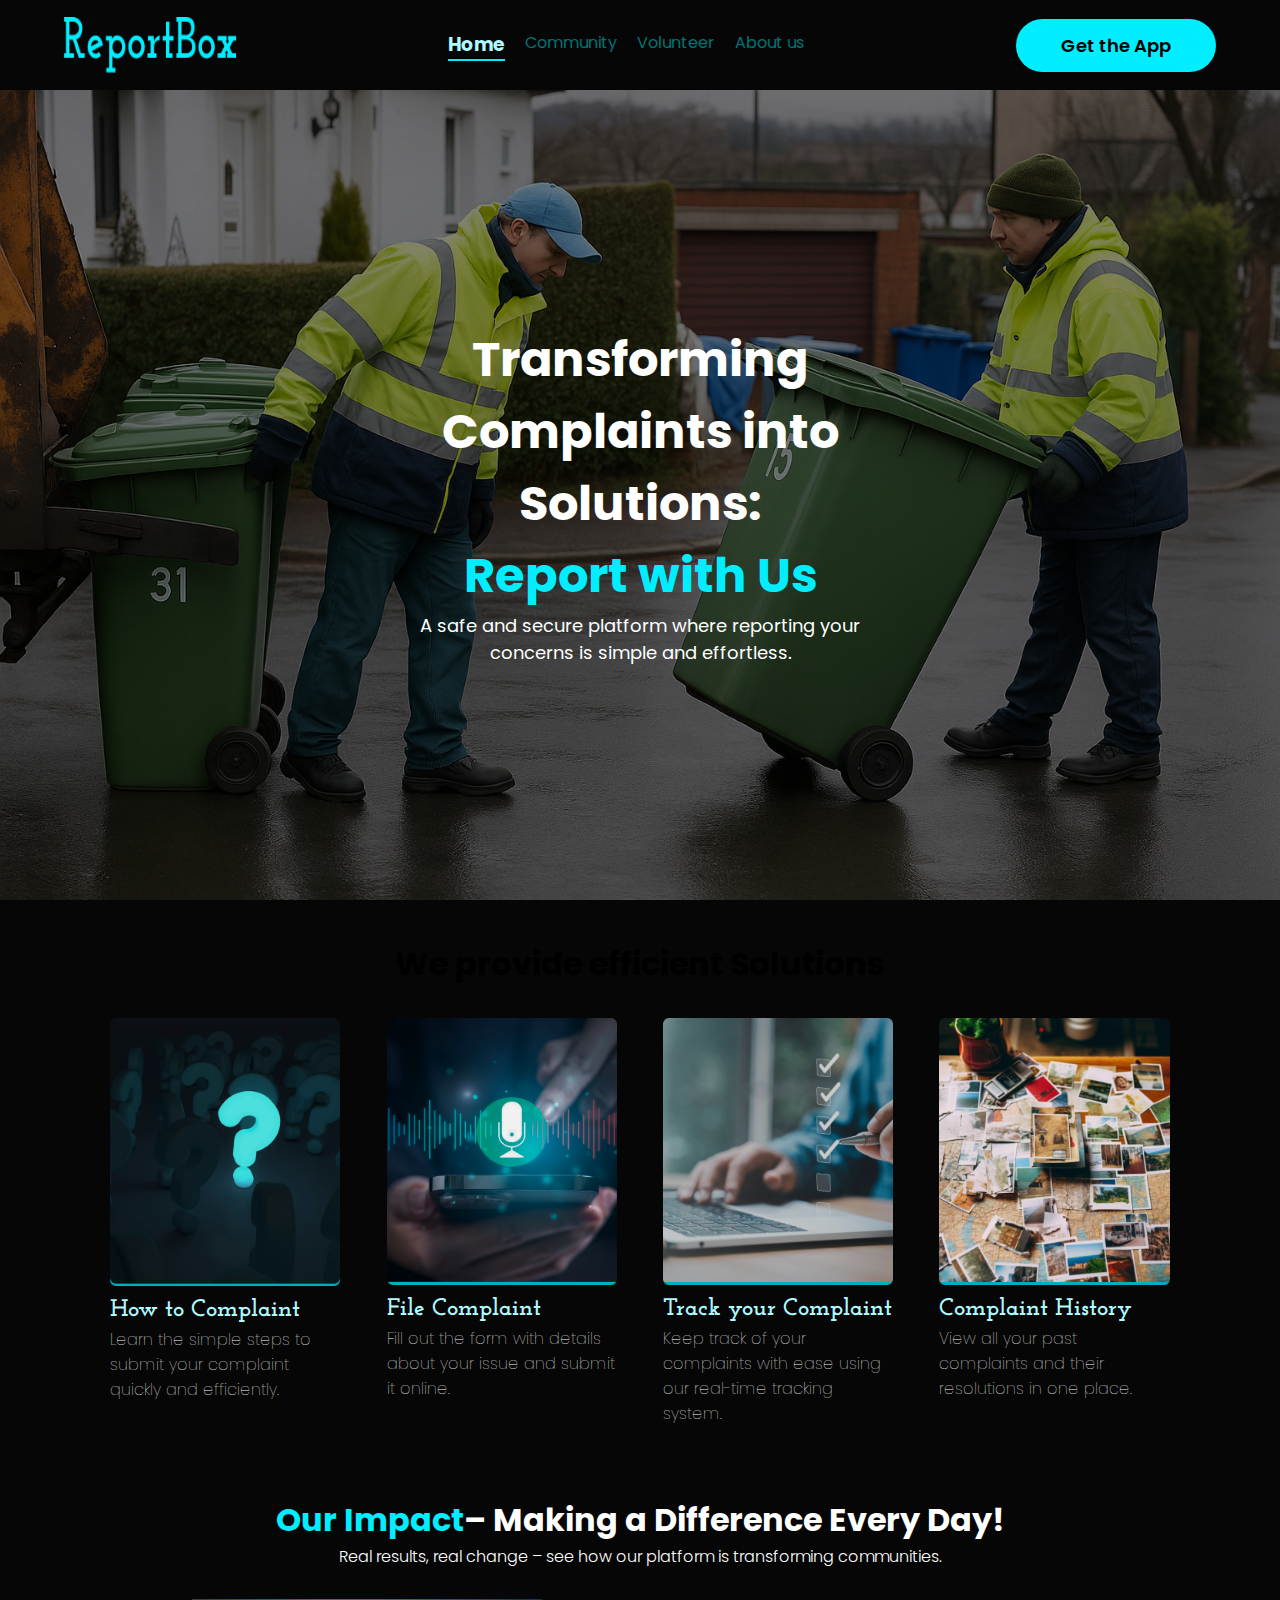
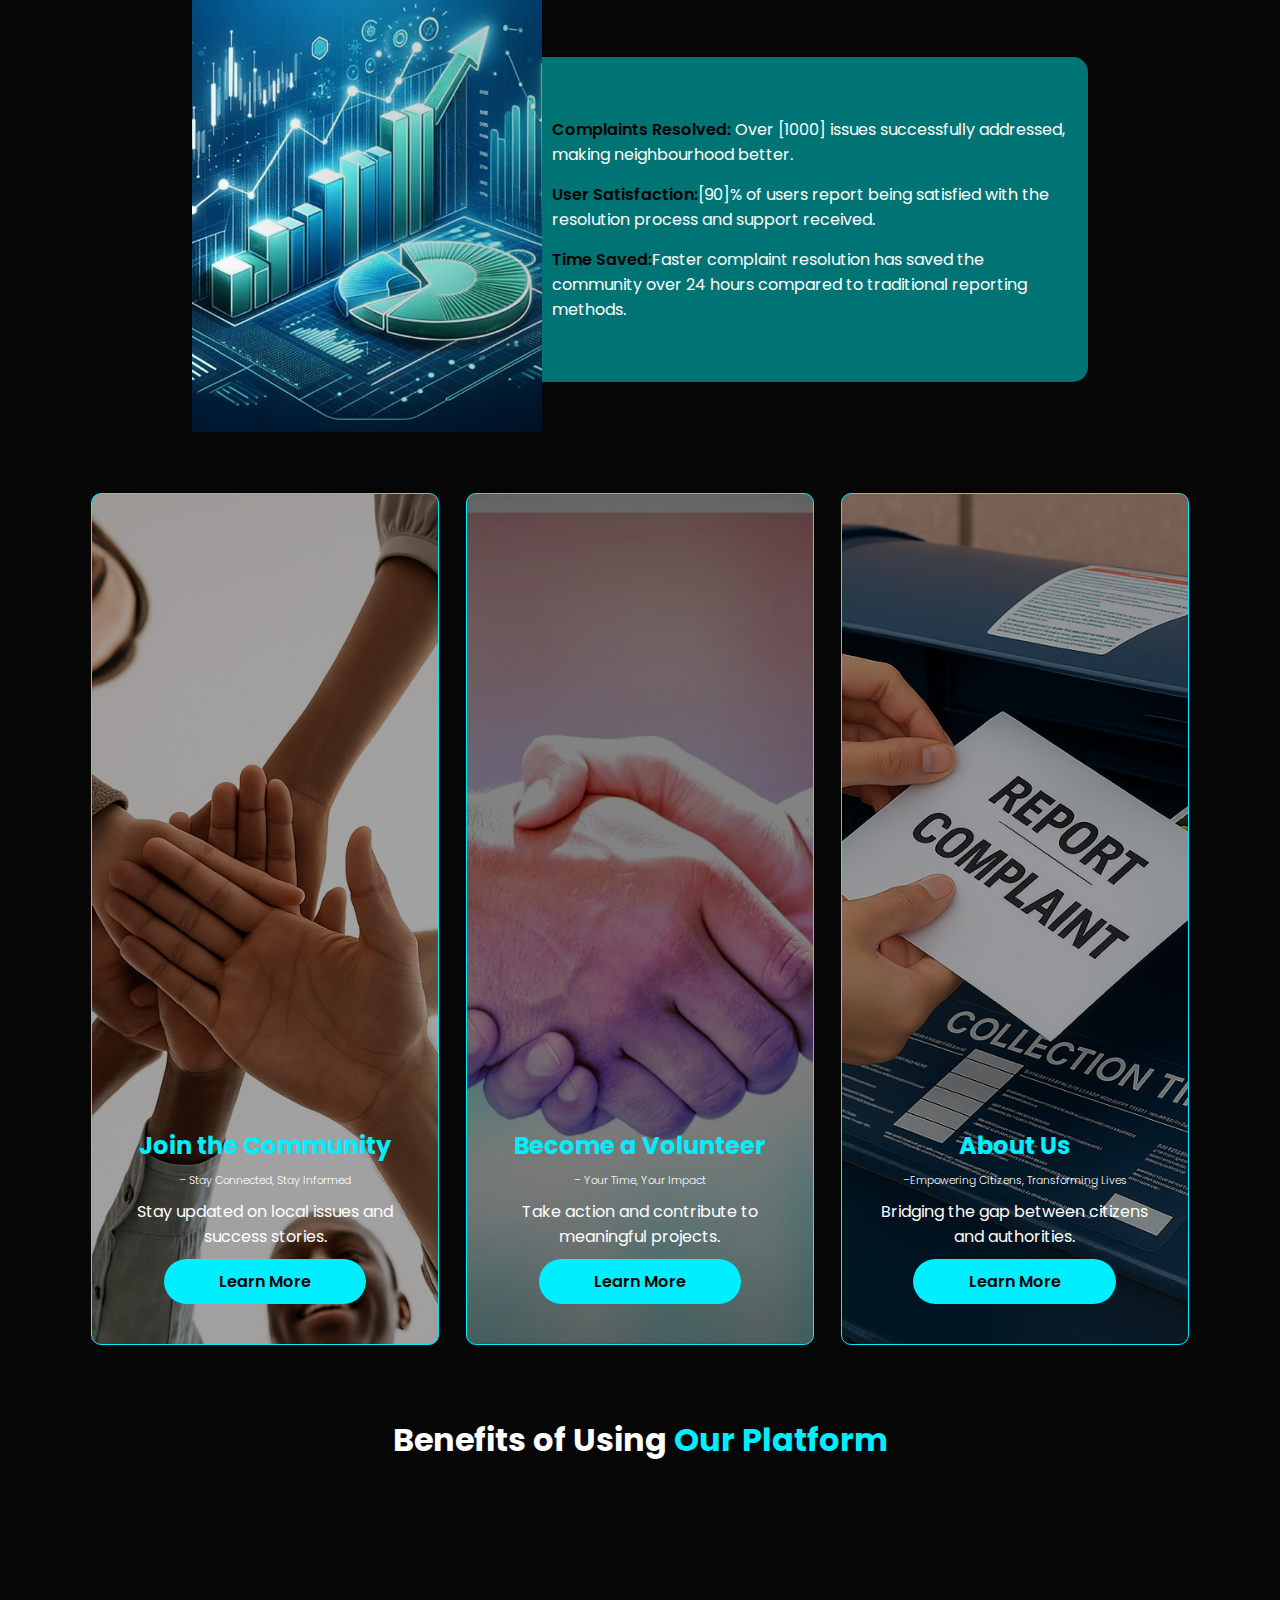
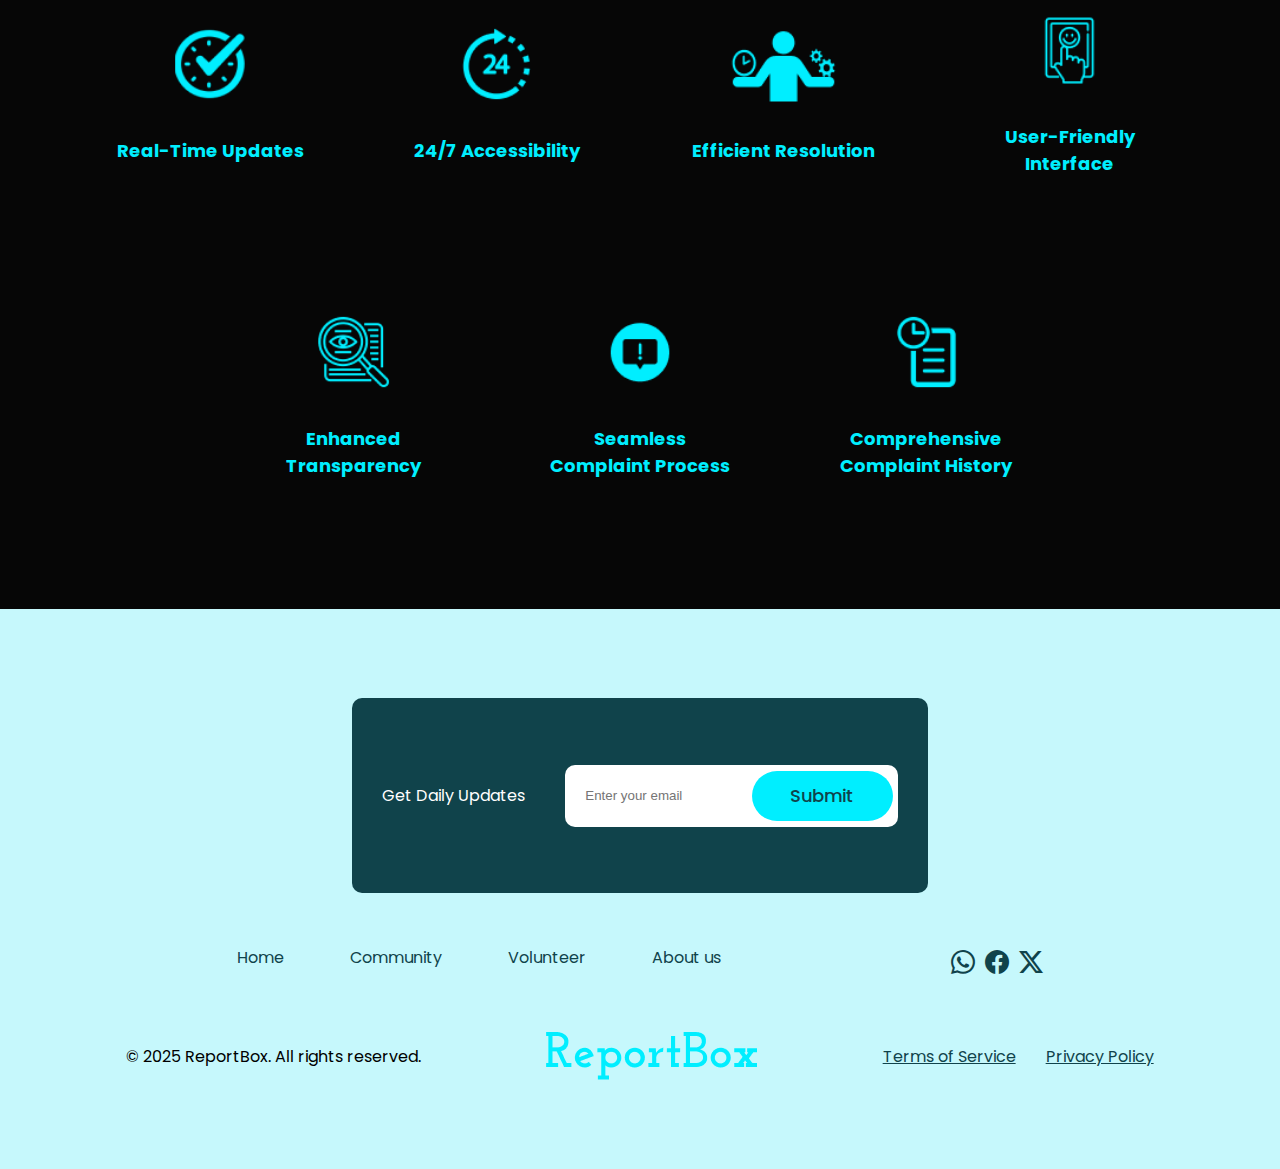
<file: index.html>
<!DOCTYPE html>
<html lang="en">

<head>
    <meta charset="UTF-8">
    <meta name="viewport" content="width=device-width, initial-scale=1.0">
    <title>Home page</title>
    <link rel="stylesheet" href="./style/style.css">
    <link rel="stylesheet" href="./style/home.css">
    <link rel="stylesheet" href="https://cdn.jsdelivr.net/npm/bootstrap-icons@1.11.3/font/bootstrap-icons.min.css">

</head>

<body>
    <header>
        <!--nav start  -->
        <nav>
            <div class="nav-wrap">
                <div class="logo">
                    <img src="./Assets/Images/Home/ReportBox.png" alt="logo">
                </div>

                <label for="check" class="menu_icon"> <i class="bi bi-list"></i></label>
                <input type="checkbox" id="check">
                <ul>
                    <li><a href="#">
                            <h3 class="home">Home</h3>
                        </a></li>
                    <li id="opone"><a href="./community.html">Community</a></li>
                    <li id="opone"><a href="./volunteer.html">Volunteer</a></li>
                    <li id="opone"><a href="./aboutus.html">About us</a></li>
                </ul>
                <a href="https://play.google.com/store/games?hl=en_IN" target="_blank" id="button">Get the App</a>
            </div>
        </nav>
        <!-- nav end -->
        <!-- banner -->
        <div class="container">

            <h1>Transforming Complaints into Solutions:
                <span class="one"> Report with Us</span>
            </h1>
            <P>A safe and secure platform where reporting your concerns is simple and effortless.</P>

        </div>
        <!-- banner end -->
    </header>
    <!-- header end -->
    <main>
        <!-- section two start -->
        <section id="section_two">
            <div class="content_two">
                <h1>We provide efficient <span class="two">Solutions</span></h1>
                <!-- card start -->
                <div class="cards">
                    <div class="card_one">
                        <img src="./Assets/Images/Home/card1.png" alt="card1">
                        <h5>How to Complaint</h5>
                        <p>Learn the simple steps to submit your complaint quickly and efficiently.</p>
                    </div>
                    <div class="card_two">
                        <img src="./Assets/Images/Home/card2.png" alt="card2">
                        <h5>File Complaint</h5>
                        <p>Fill out the form with details about your issue and submit it online.</p>
                    </div>
                    <div class="card_three">
                        <img src="./Assets/Images/Home/card3.png" alt="card3">
                        <h5>Track your Complaint</h5>
                        <p>Keep track of your complaints with ease using our real-time tracking system.</p>
                    </div>
                    <div class="card_four">
                        <img src="./Assets/Images/Home/card4.png" alt="card">
                        <h5>Complaint History</h5>
                        <p>View all your past complaints and their resolutions in one place.</p>
                    </div>
                </div>
                <!-- card end -->
            </div>
        </section>
        <!-- section two end -->
        <!-- section three start -->
        <section id="section_three">
            <div class="wrap">
                <h2><span class="three">Our Impact</span>– Making a Difference Every Day!</h2>
                <p>Real results, real change – see how our platform is transforming communities.</p>
            </div>
            <div class="content_three">
                <div class="image">
                    <img src="./Assets/Images/Home/impact.png" alt="impact">
                </div>
                <div class="box_content">
                    <ul>
                        <li><span class="four">Complaints Resolved: </span> Over [1000] issues successfully addressed,
                            making neighbourhood better.</li>
                        <li><span class="four">User Satisfaction:</span>[90]% of users report being satisfied with the
                            resolution process and support received.</li>
                        <li><span class="four">Time Saved:</span>Faster complaint resolution has saved the community
                            over 24 hours compared to traditional reporting methods. </li>
                    </ul>
                </div>
            </div>
        </section>
        <!-- section three end -->
        <!-- section four start -->
        <section id="section_four">
            <div class="ref">
                <div class="ref_one">
                    <h4>Join the Community </h4>
                    <h6>– Stay Connected, Stay Informed</h6>
                    <p>Stay updated on local issues and success stories.</p>
                    <a href="./community.html">Learn More</a>
                </div>
                <div class="ref_two">
                    <h4> Become a Volunteer</h4>
                    <h6>– Your Time, Your Impact</h6>
                    <p>Take action and contribute to meaningful projects.</p>
                    <a href="./volunteer.html">Learn More</a>

                </div>
                <div class="ref_three">
                    <h4>About Us</h4>
                    <h6>–Empowering Citizens, Transforming Lives</h6>
                    <p>Bridging the gap between citizens and authorities.</p>
                    <a href="./aboutus.html">Learn More</a>
                </div>
            </div>
        </section>
        <!-- section four end -->
        <!-- section five start -->
        <section id="section_five">
            <h1>Benefits of Using <span class="five">Our Platform</span></h1>
            <div class="benefits">

                <div class="bcard">
                    <div class="bcard_image">
                        <img src="./Assets/Images/Home/bimage1.png" alt="bone">
                    </div>
                    <h6>Real-Time Updates</h6>

                </div>
                <div class="bcard">
                    <div class="bcard_image">
                        <img src="./Assets/Images/Home/bimage2.png" alt="btwo">
                    </div>
                    <h6>24/7 Accessibility</h6>

                </div>
                <div class="bcard">
                    <div class="bcard_image">
                        <img src="./Assets/Images/Home/bimage3.png" alt="bthree">
                    </div>
                    <h6>Efficient Resolution</h6>

                </div>
                <div class="bcard">
                    <div class="bcard_image">
                        <img src="./Assets/Images/Home/bimage4.png" alt="bfour">
                    </div>
                    <h6>User-Friendly Interface</h6>

                </div>

                <div class="bcard">
                    <div class="bcard_image">
                        <img src="./Assets/Images/Home/bimage5.png" alt="bfive">
                    </div>
                    <h6>Enhanced Transparency </h6>

                </div>
                <div class="bcard">
                    <div class="bcard_image">
                        <img src="./Assets/Images/Home/bimage6.png" alt="bsix">
                    </div>
                    <h6>Seamless Complaint Process</h6>

                </div>
                <div class="bcard">
                    <div class="bcard_image">
                        <img src="./Assets/Images/Home/bimage7.png" alt="bseven">
                    </div>
                    <h6>Comprehensive Complaint History</h6>

                </div>


            </div>
        </section>
        <!-- section five end -->

    </main>
    <footer>
        <div class="wrapper">
            <div class="update">
                <P>Get Daily Updates</P>
                <form class="subscribe">
                    <input type="email" class="email" placeholder="Enter your email" required><input type="submit"
                        value="Submit" class="button">
                </form>
            </div>
            <div class="bottom">
                <div class="option">
                    <ul>
                        <li><a href="./index.html">Home</a></li>
                        <li><a href="./community.html">Community</a></li>
                        <li><a href="./volunteer.html">Volunteer</a></li>
                        <li><a href="./aboutus.html">About us</a></li>
                    </ul>
                </div>
                <div class="icons">
                    <a href="https://web.whatsapp.com/" target="_blank"><i class="bi bi-whatsapp"></i></a>
                    <a href="https://www.facebook.com/" target="_blank"><i class="bi bi-facebook"></i></a>
                    <a href="https://x.com/?lang=en" target="_blank"><i class="bi bi-twitter-x"></i></a>
                </div>
            </div>
            <div class="last">
                <p>© 2025 ReportBox. All rights reserved.</p>
                <img src="./Assets/Images/Home/ReportBox.png" alt="logo">
                <div class="last_child">
                    <a href="#">Terms of Service</a>
                    <a href="#">Privacy Policy</a>
                </div>
            </div>

        </div>
    </footer>
</body>

</html>
</file>
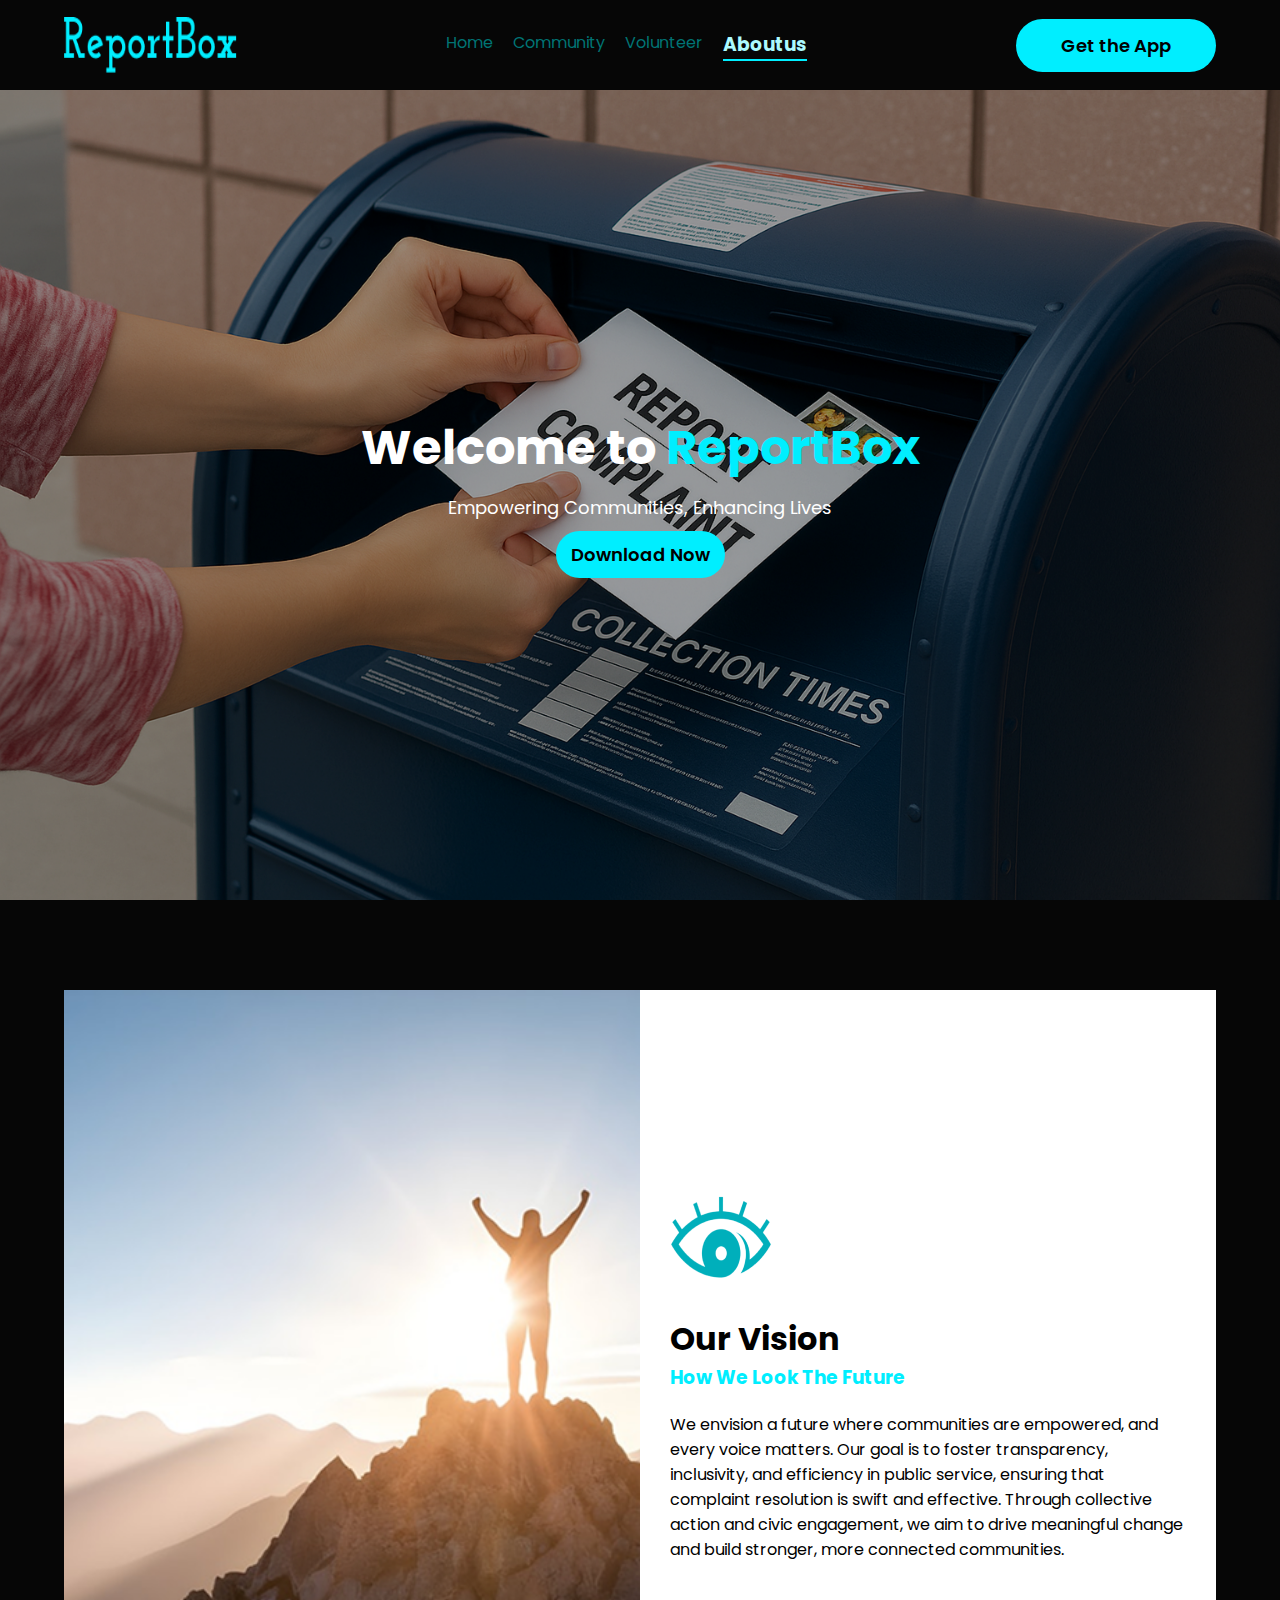
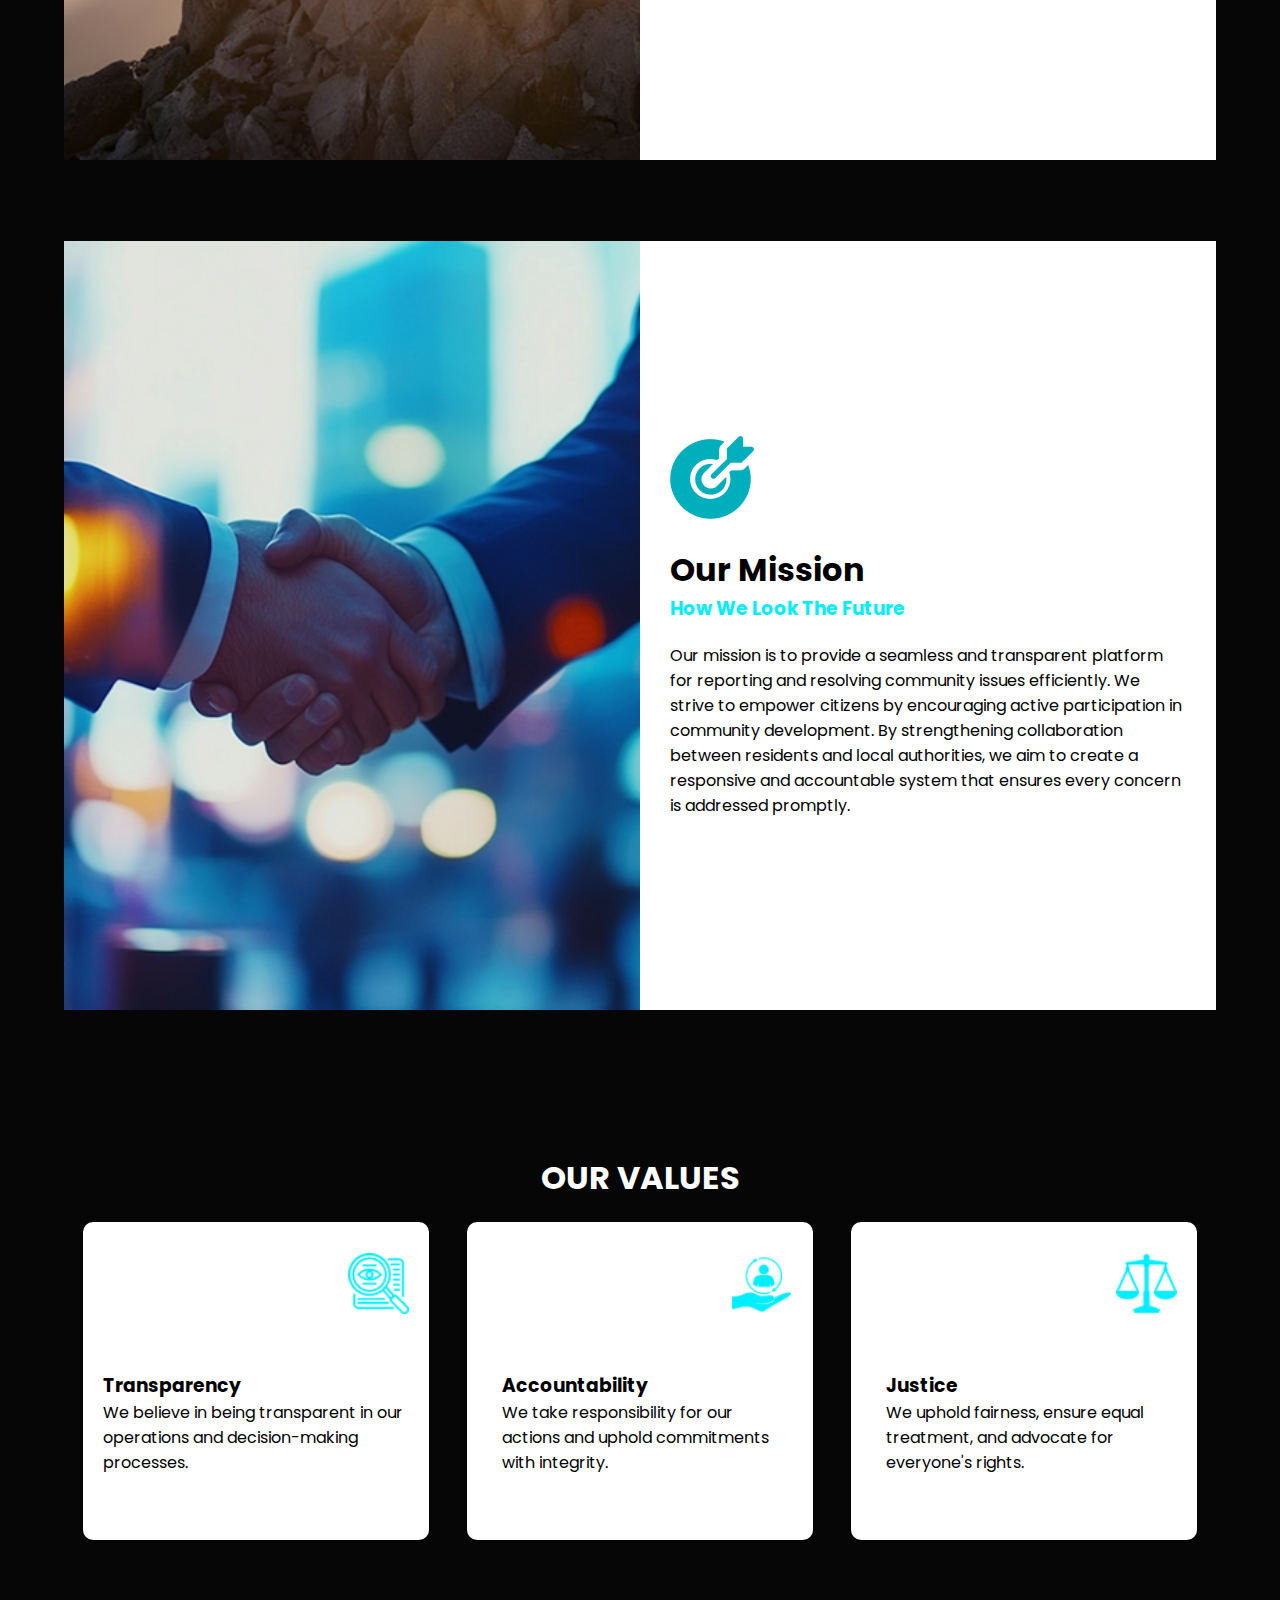
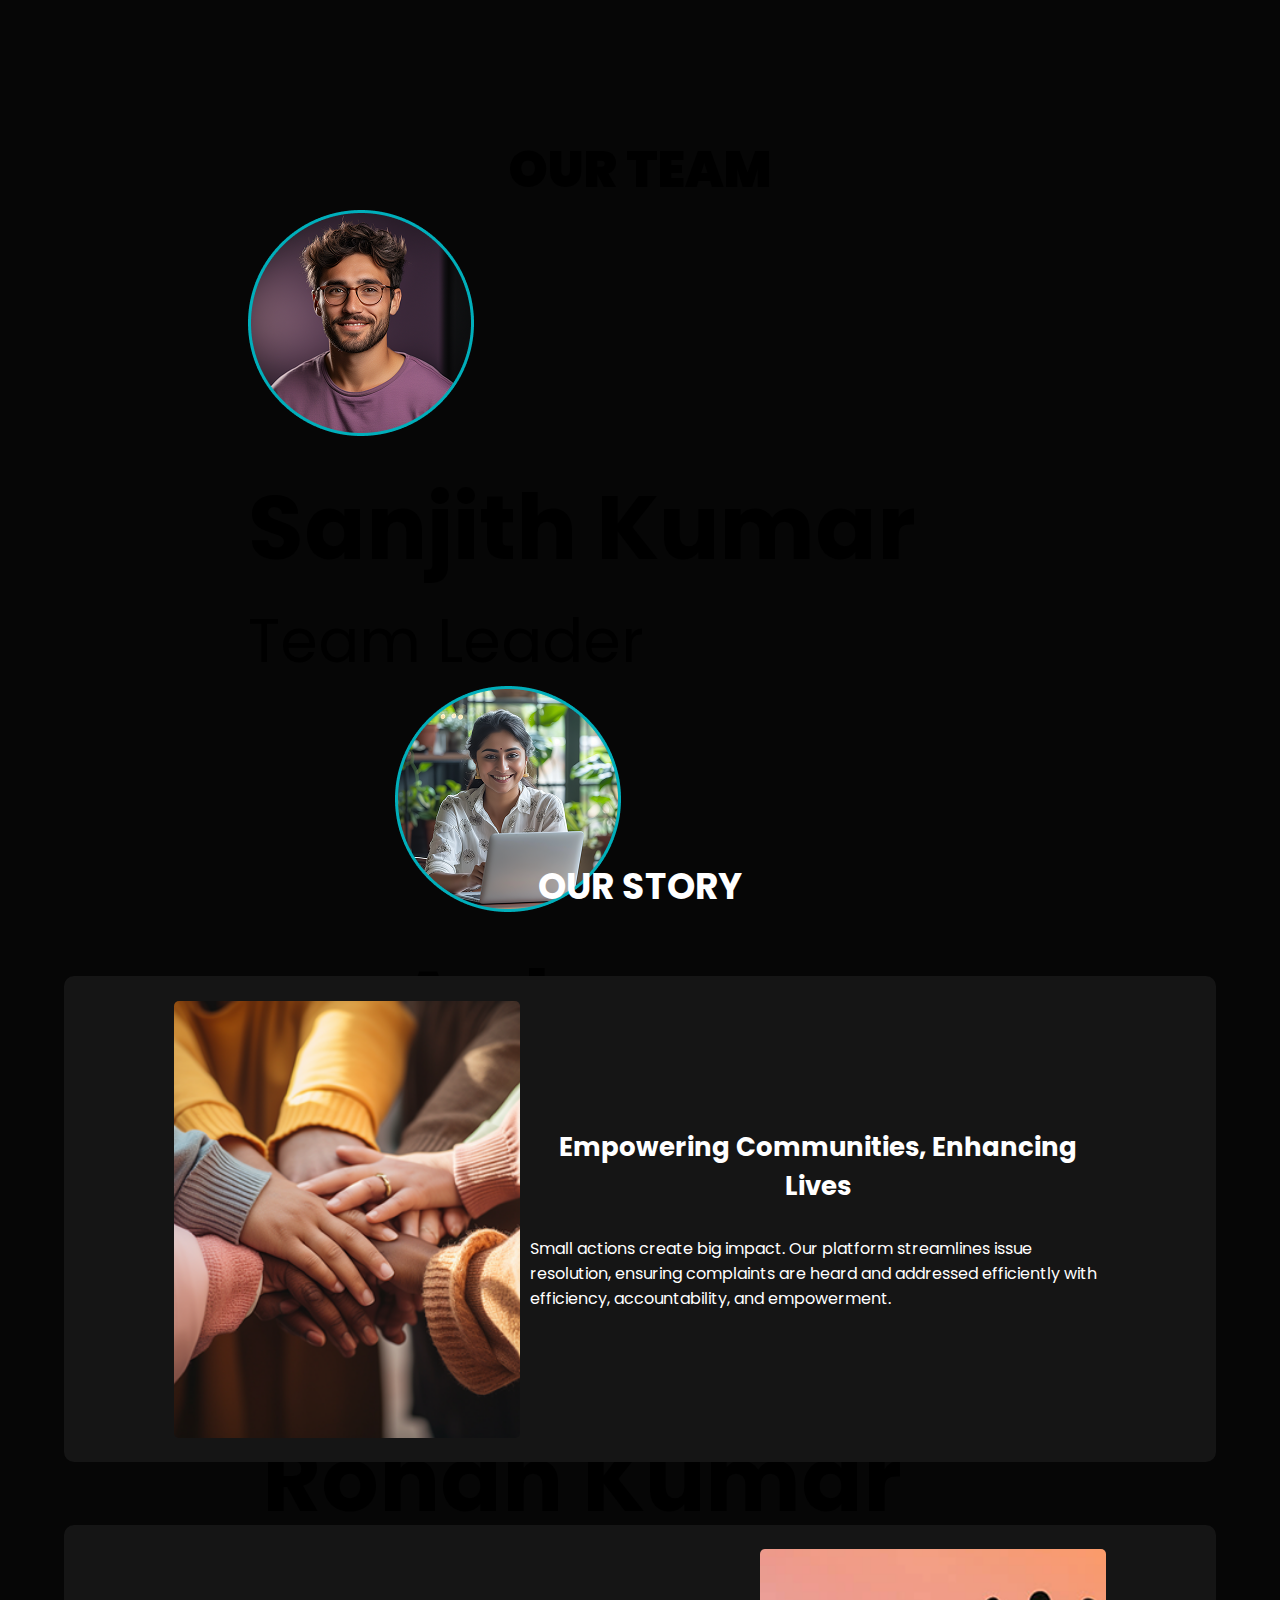
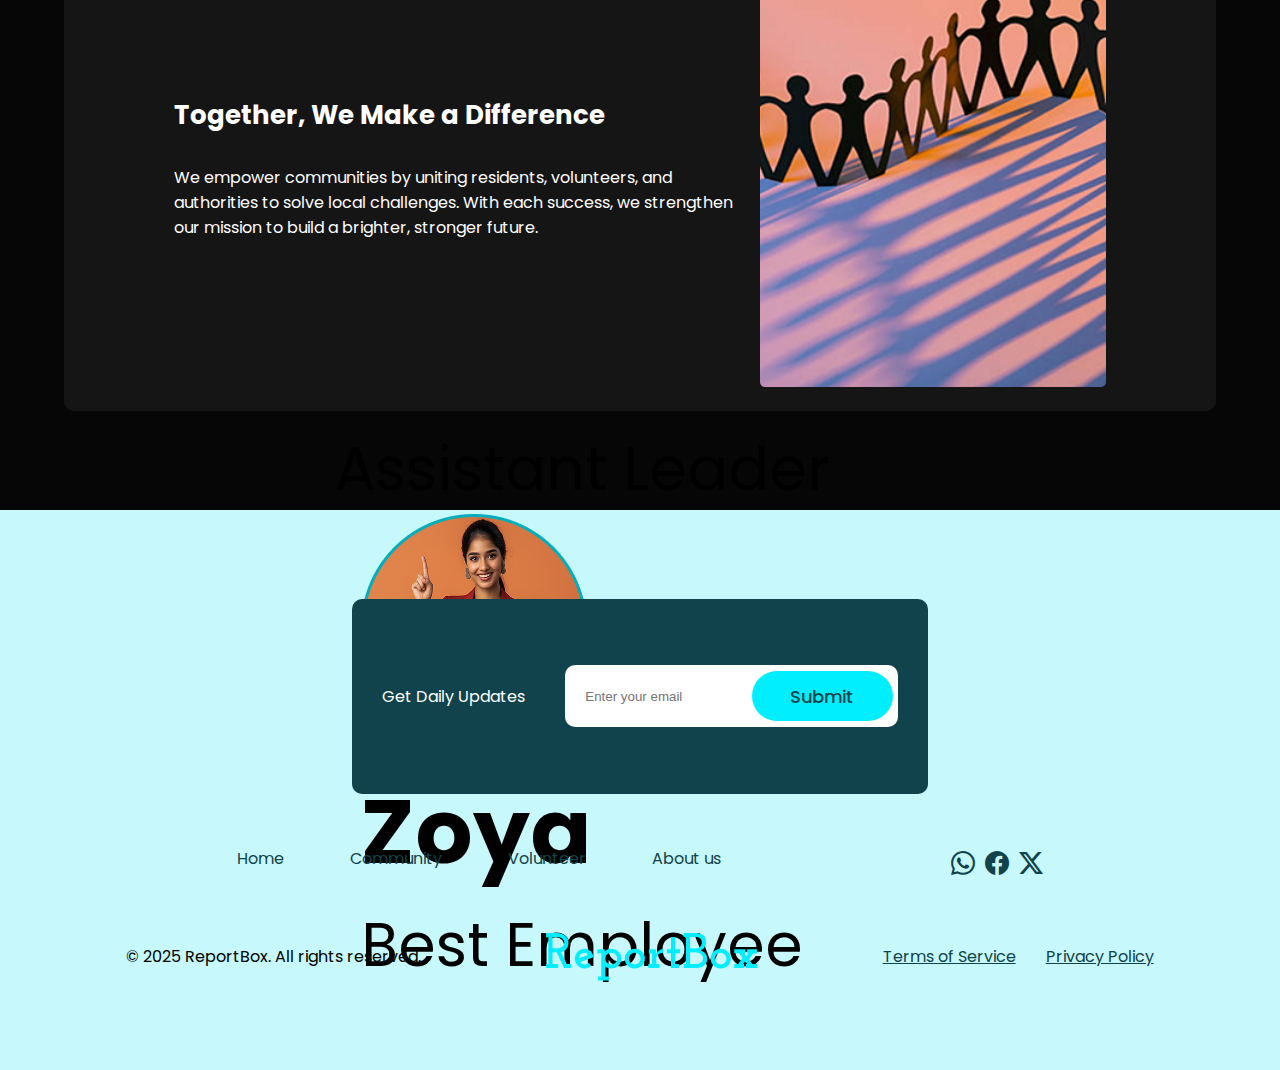
<file: aboutus.html>
<!DOCTYPE html>
<html lang="en">

<head>
    <meta charset="UTF-8">
    <meta name="viewport" content="width=device-width, initial-scale=1.0">
    <title>Aboutus page</title>
    <link rel="stylesheet" href="./style/aboutus.css">
    <link rel="stylesheet" href="./style/media.css">
    <link rel="stylesheet" href="./style/style.css">
    <link rel="stylesheet" href="https://cdn.jsdelivr.net/npm/bootstrap-icons@1.11.3/font/bootstrap-icons.min.css">
</head>

<body>
    <header>
        <!--nav start  -->
        <nav>
            <div class="nav-wrap">
                <div class="logo">
                    <img src="./Assets/Images/Home/ReportBox.png" alt="logo">
                </div>
                <label for="check" class="menu_icon"> <i class="bi bi-list"></i></label>
                <input type="checkbox" id="check">
                <ul>
                    <li id="opone"><a href="./index.html">Home</a></li>

                    <li id="opone"><a href="./community.html">Community</a></li>
                    <li id="opone"><a href="./volunteer.html">Volunteer</a></li>
                    <li><a href="#">
                            <h3 class="aboutus">Aboutus</h3>
                        </a></li>

                </ul>
                <a href="https://play.google.com/store/games?hl=en_IN" target="_blank" id="button">Get the App</a>
            </div>
        </nav>
        <!-- nav end -->
        <!-- banner -->
        <div class="container">

            <h1>Welcome to </span>
                <span class="one">ReportBox</span>
            </h1>
            <P>Empowering Communities, Enhancing Lives</P>
            <a href="https://play.google.com/store/games?hl=en_IN" target="_blank">Download Now</a>

        </div>
        <!-- banner end -->

    </header>
    <main>
        <!-- section2 start -->
        <section id="section_two">
            <div class="whole">
                <div class="vision">
                    <div class="vimg">
                        <img src="./Assets/Images/aboutus/vision.png" alt="vision">
                    </div>
                    <div class="vcontent">
                        <div class="vicon">
                            <img src="./Assets/Images/aboutus/vicon.png" alt="vicon">
                        </div>
                        <div class="vheading">
                            <h1>Our Vision</h1>
                            <h3>How We Look The Future</h3>
                        </div>
                        <div class="vpara">
                            <p>We envision a future where communities are empowered, and every voice matters. Our goal
                                is to foster transparency, inclusivity, and efficiency in public service, ensuring that
                                complaint resolution is swift and effective. Through collective action and civic
                                engagement, we aim to drive meaningful change and build stronger, more connected
                                communities.</p>
                        </div>
                    </div>
                </div>
                <div class="mission">
                    <div class="mimg">
                        <img src="./Assets/Images/aboutus/mission.png" alt="mission">
                    </div>
                    <div class="mcontent">
                        <div class="micon">
                            <img src="./Assets/Images/aboutus/micon.png" alt="micon">
                        </div>
                        <div class="mheading">
                            <h1>Our Mission</h1>
                            <h3>How We Look The Future</h3>
                        </div>
                        <div class="mpara">
                            <p>Our mission is to provide a seamless and transparent platform for reporting and resolving
                                community issues efficiently. We strive to empower citizens by encouraging active
                                participation in community development. By strengthening collaboration between residents
                                and local authorities, we aim to create a responsive and accountable system that ensures
                                every concern is addressed promptly.</p>
                        </div>
                    </div>



                </div>
            </div>
        </section>
        <!-- section2 end -->
        <!-- section3 start -->
        <section id="section_three">
            <div class="wrapper">
                <h2>OUR VALUES</h2>
                <div class="parent">
                    <div class="transparency">
                        <div class="icon_one">
                            <img src="./Assets/Images/aboutus/icon-1.jpg" alt="icon1">
                        </div>
                        <div class="content">
                            <h3>Transparency</h3>
                            <p> We believe in being transparent in our operations and decision-making processes.</p>
                        </div>

                    </div>
                    <div class="accountability">
                        <div class="icon_two">
                            <img src="./Assets/Images/aboutus/icon-2.jpg" alt="icon2">
                        </div>
                        <div class="content">
                            <h3>Accountability</h3>
                            <p> We take responsibility for our actions and uphold commitments with integrity.</p>
                        </div>

                    </div>
                    <div class="justice">
                        <div class="icon_three">
                            <img src="./Assets/Images/aboutus/icon-3.jpg" alt="icon3">
                        </div>
                        <div class="content">
                            <h3>Justice</h3>
                            <p>We uphold fairness, ensure equal treatment, and advocate for everyone's rights.</p>
                        </div>

                    </div>
                </div>
            </div>
        </section>
        <!-- section3 end -->
        <!-- section4 start -->
        <section id="section_four">
            <div class="wrapper">
                <div class="team">
                    <h1>OUR TEAM</h1>
                </div>
                <div class="members">
                    <div class="wrapper">
                        <div class="personone">
                            <div class="personimg">
                                <img src="./Assets/Images/aboutus/person1.png" alt="personone">
                            </div>
                            <div class="content">
                                <h2>Sanjith Kumar</h2>
                                <p>Team Leader</p>
                            </div>
                        </div>
                        <div class="personone">
                            <div class="personimg">
                                <img src="./Assets/Images/aboutus/person2.png" alt="persontwo">
                            </div>
                            <div class="content">
                                <h2>Aahana</h2>
                                <p>Manager</p>
                            </div>
                        </div>
                        <div class="personone">
                            <div class="personimg">
                                <img src="./Assets/Images/aboutus/person3.png" alt="personthree">
                            </div>
                            <div class="content">
                                <h2>Rohan Kumar</h2>
                                <p>Assistant Leader</p>
                            </div>
                        </div>
                        <div class="personone">
                            <div class="personimg">
                                <img src="./Assets/Images/aboutus/person4.png" alt="personfour">
                            </div>
                            <div class="content">
                                <h2>Siya</h2>
                                <p>Assistant Leader</p>
                            </div>
                        </div>
                        <div class="personone">
                            <div class="personimg">
                                <img src="./Assets/Images/aboutus/person5.png" alt="personfive">
                            </div>
                            <div class="content">
                                <h2>Zoya</h2>
                                <p>Best Employee</p>
                            </div>
                        </div>
                    </div>
                </div>
            </div>
        </section>
        <!-- section4 end -->
        <!-- section5 start -->
        <section id="section_five">
            <div class="wrapper">
                <h1>OUR STORY</h1>
                <div class="storycardone">
                    <div class="storyimage">
                        <img src="./Assets/Images/aboutus/cardimageone.png" alt="image1">

                    </div>
                    <div class="storycontent">
                        <h1>Empowering Communities, Enhancing Lives</h1>
                        <p>Small actions create big impact. Our platform streamlines issue resolution, ensuring
                            complaints
                            are heard and addressed efficiently with efficiency, accountability, and empowerment.</p>
                    </div>
                </div>
                <div class="storycardtwo">

                    <div class="storycontent">
                        <h1>Together, We Make a Difference</h1>
                        <p>We empower communities by uniting residents, volunteers, and authorities to solve local
                            challenges. With each success, we strengthen our mission to build a brighter, stronger
                            future.
                        </p>

                    </div>
                    <div class="storyimage">
                        <img src="./Assets/Images/aboutus/cardimagetwo.png" alt="image2">
                    </div>

                </div>
            </div>
        </section>
        <!-- section5 end -->


    </main>
    <footer>
        <div class="wrapper">
            <div class="update">
                <P>Get Daily Updates</P>
                <form class="subscribe">
                    <input type="email" class="email" placeholder="Enter your email" required><input type="submit"
                        value="Submit" class="button">
                </form>
            </div>
            <div class="bottom">
                <div class="option">
                    <ul>
                        <li><a href="./index.html">Home</a></li>
                        <li><a href="./community.html">Community</a></li>
                        <li><a href="./volunteer.html">Volunteer</a></li>
                        <li><a href="#">About us</a></li>
                    </ul>
                </div>
                <div class="icons">
                    <a href="https://web.whatsapp.com/" target="_blank"><i class="bi bi-whatsapp"></i></a>
                    <a href="https://www.facebook.com/" target="_blank"><i class="bi bi-facebook"></i></a>
                    <a href="https://x.com/?lang=en" target="_blank"><i class="bi bi-twitter-x"></i></a>
                </div>
            </div>
            <div class="last">
                <p>© 2025 ReportBox. All rights reserved.</p>
                <img src="./Assets/Images/Home/ReportBox.png" alt="logo">
                <div class="last_child">
                    <a href="#">Terms of Service</a>
                    <a href="#">Privacy Policy</a>
                </div>
            </div>

        </div>
    </footer>

</body>

</html>
</file>
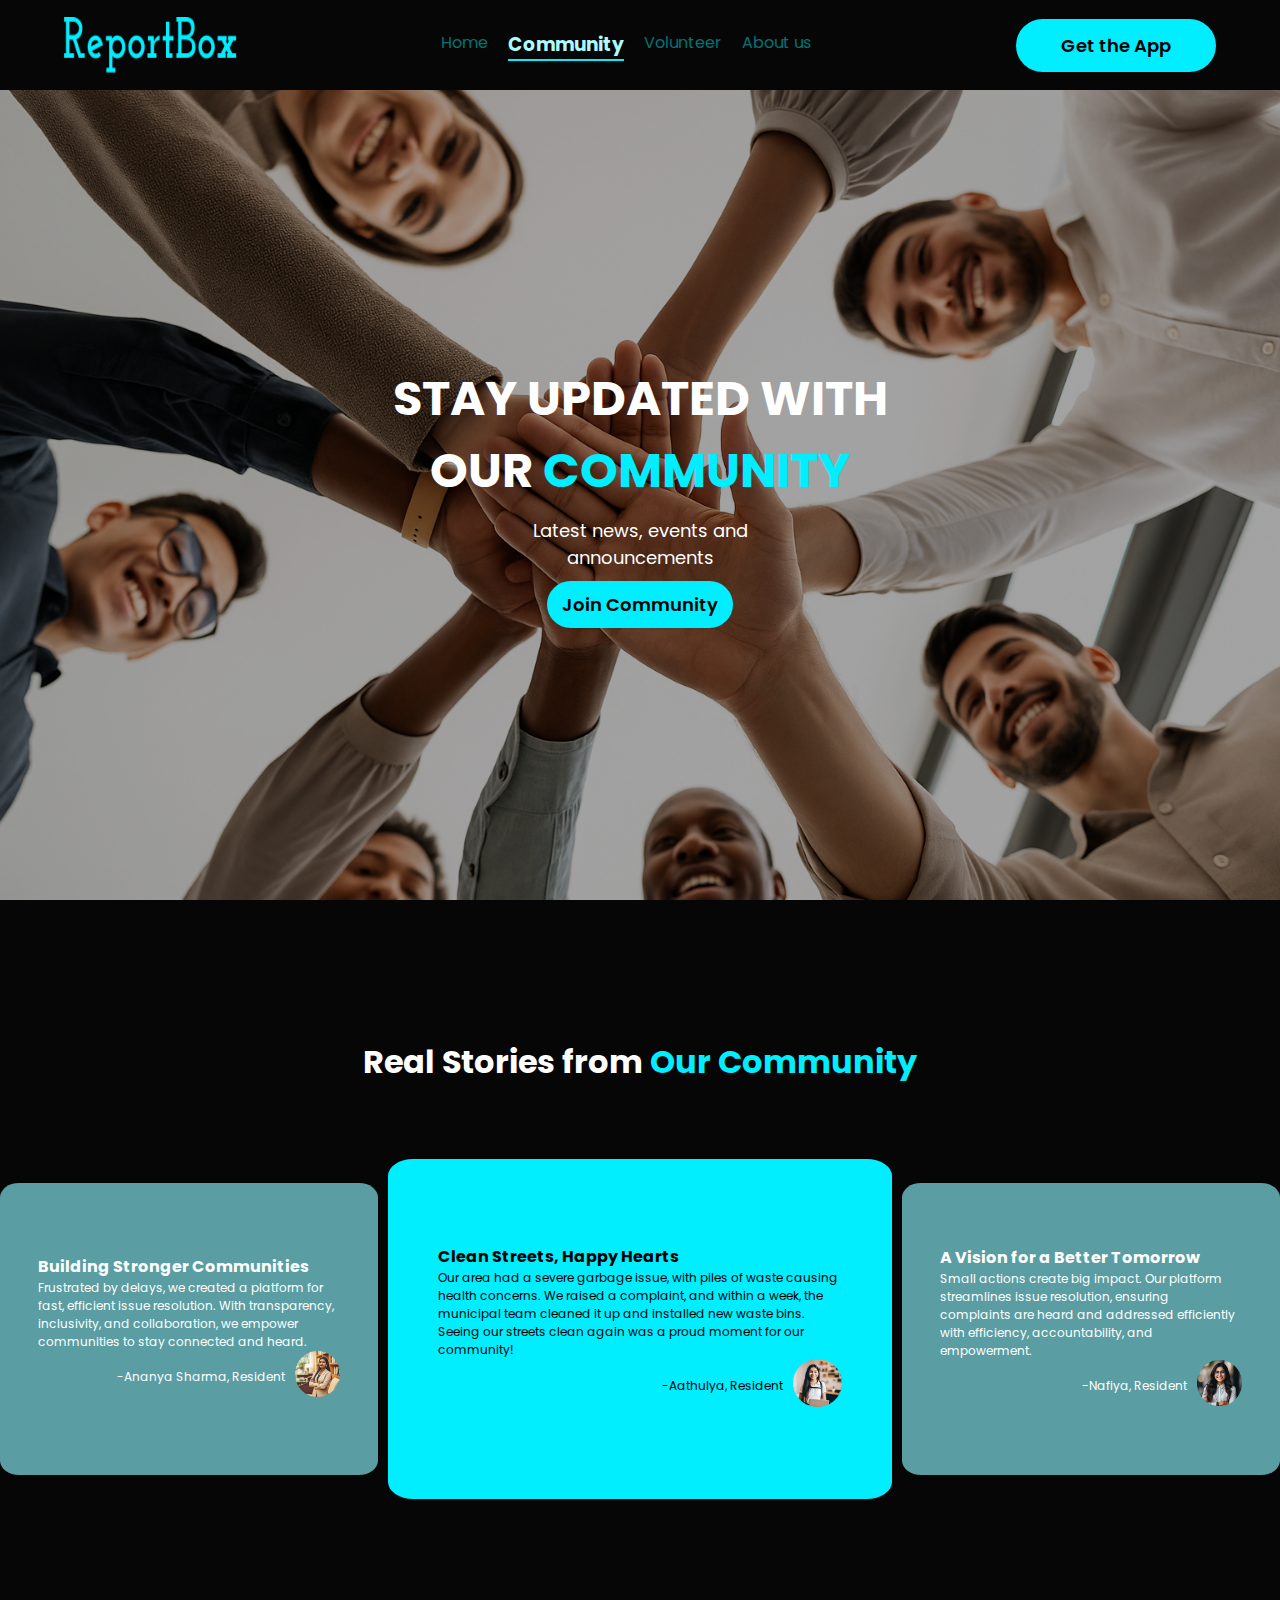
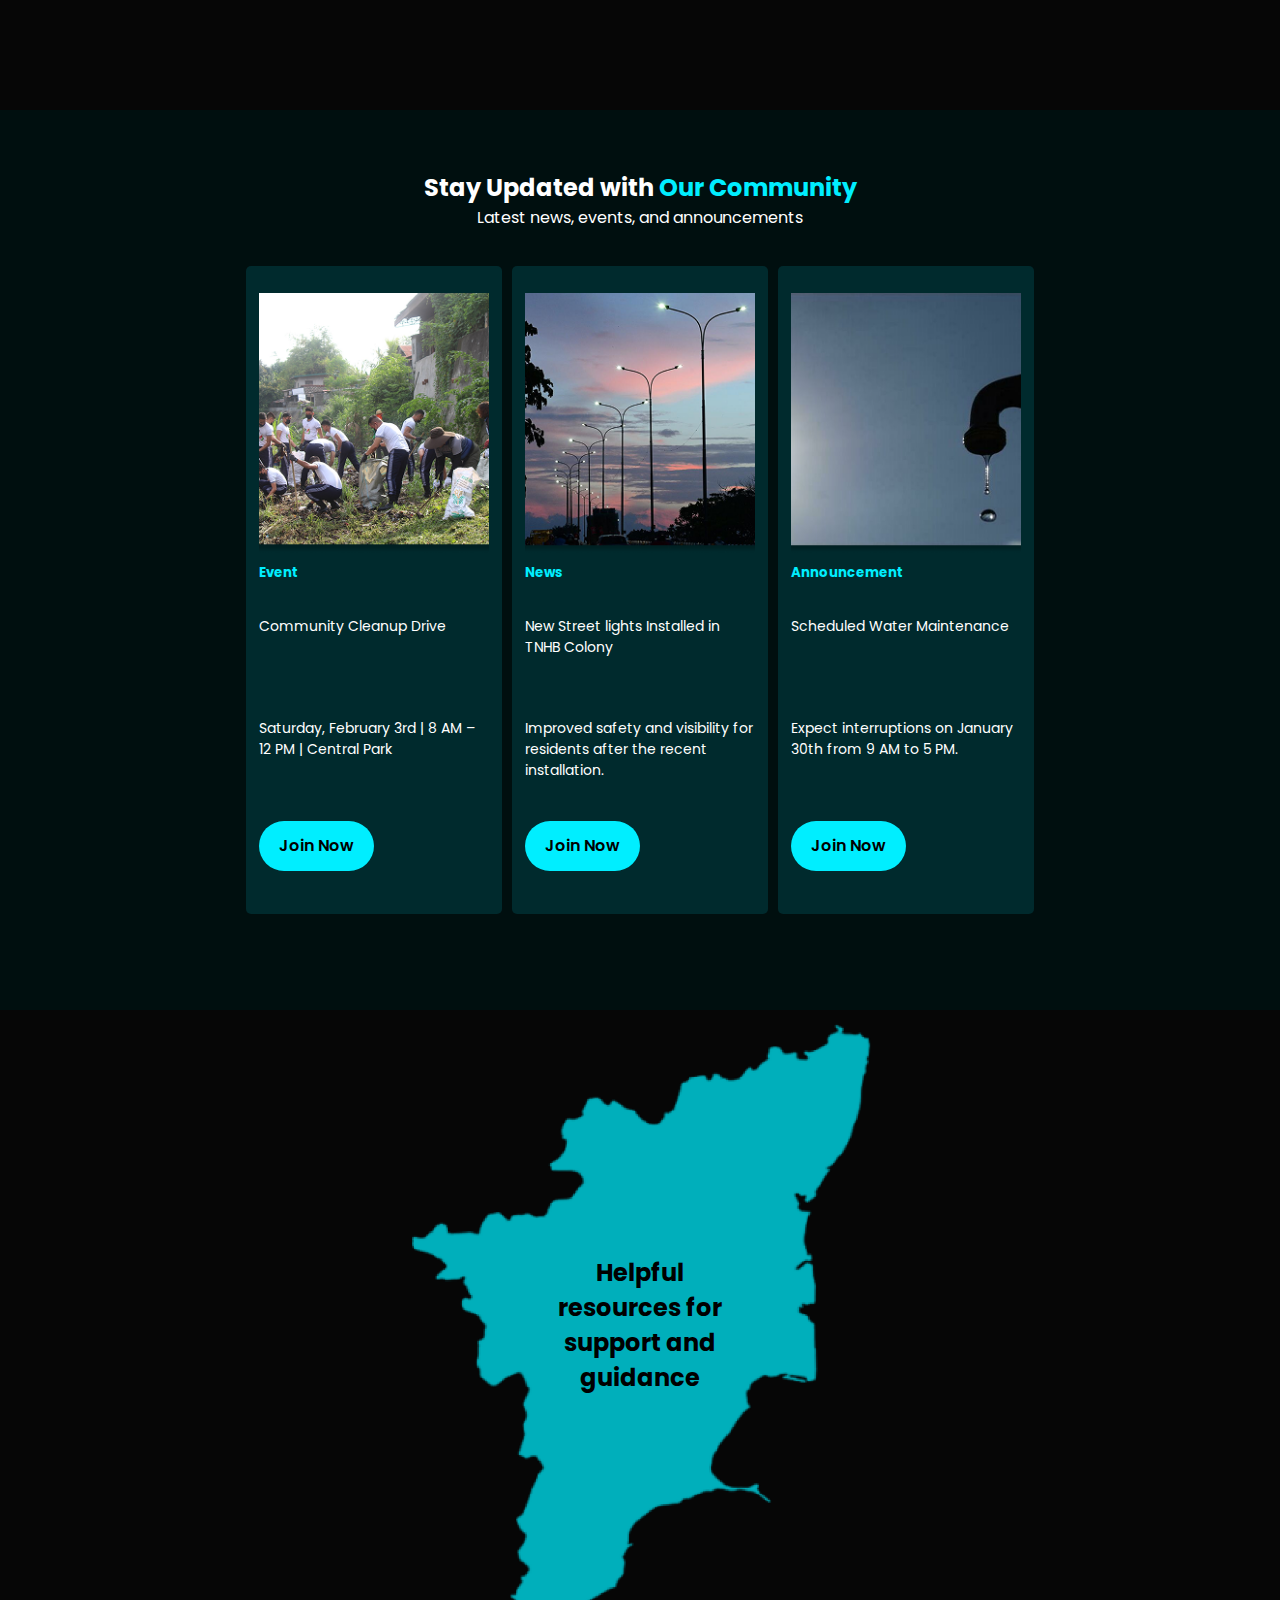
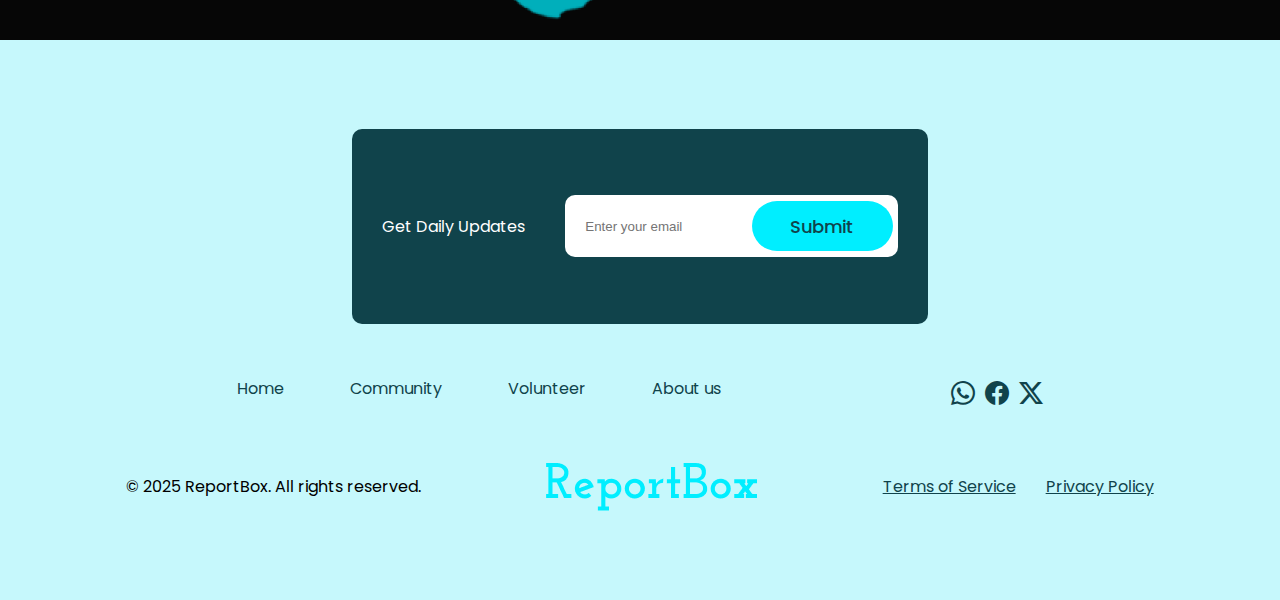
<file: community.html>
<!DOCTYPE html>
<html lang="en">

<head>
    <meta charset="UTF-8">
    <meta name="viewport" content="width=device-width, initial-scale=1.0">
    <title>Community page </title>
    <link rel="stylesheet" href="./style/community.css">
    <link rel="stylesheet" href="./style/style.css">
    <link rel="stylesheet" href="https://cdn.jsdelivr.net/npm/bootstrap-icons@1.11.3/font/bootstrap-icons.min.css">
</head>

<body>
    <header>
        <!--nav start  -->
        <nav>
            <div class="nav-wrap">
                <div class="logo">
                    <img src="./Assets/Images/Home/ReportBox.png" alt="logo">
                </div>
                    <label for="check" class="menu_icon"> <i class="bi bi-list"></i></label>
                    <input type="checkbox" id="check">
                    <ul>
                        <li id="opone"><a href="./index.html">Home</a></li>
                        <li><a href="#">
                                <h3 class="community">Community</h3>
                            </a></li>
                        <li id="opone"><a href="./volunteer.html">Volunteer</a></li>
                        <li id="opone"><a href="./aboutus.html">About us</a></li>
                    </ul>
                <a href="https://play.google.com/store/games?hl=en_IN" target="_blank" id="button">Get the App</a>
            </div>
        </nav>
        <!-- nav end -->
        <!-- banner -->
        <div class="container">

            <h1>STAY UPDATED WITH OUR</span>
                <span class="one"> COMMUNITY</span>
            </h1>
            <P>Latest news, events and announcements</P>
            <a href="http://127.0.0.1:5502/pages/community.html">Join Community</a>

        </div>
        <!-- banner end -->

    </header>
    <main>
        <!-- section 2 start -->
        <section id="section_two">
            <h2>Real Stories from <span class="one">Our Community</span></h2>
            <div class="story">
                <div class="story_one">
                    <div class="wrapper">
                        <h4>Building Stronger Communities</h4>
                        <p>Frustrated by delays, we created a platform for fast, efficient issue resolution. With
                            transparency, inclusivity, and collaboration, we empower communities to stay connected and
                            heard.</p>
                        <div class="name">
                            <p>-Ananya Sharma, Resident</p>
                            <div class="imageone">
                                <img src="./Assets/Images/community/userone.png" alt="user1">
                            </div>
                        </div>
                    </div>
                </div>
                <div class="story_two">
                    <div class="wrapper">
                        <h4>Clean Streets, Happy Hearts</h4>
                        <p>Our area had a severe garbage issue, with piles of waste causing health concerns. We raised a
                            complaint, and within a week, the municipal team cleaned it up and installed new waste bins.
                            Seeing our streets clean again was a proud moment for our community!</p>
                        <div class="name">
                            <p>-Aathulya, Resident</p>
                            <div class="imageone">
                                <img src="./Assets/Images/community/usertwo.png" alt="user2">
                            </div>
                        </div>
                    </div>
                </div>
                <div class="story_one">
                    <div class="wrapper">
                        <h4>A Vision for a Better Tomorrow</h4>
                        <p>Small actions create big impact. Our platform streamlines issue resolution, ensuring
                            complaints are heard and addressed efficiently with efficiency, accountability, and
                            empowerment.</p>
                        <div class="name">
                            <p>-Nafiya, Resident</p>
                            <div class="imageone">
                                <img src="./Assets/Images/community/userthree.png" alt="user3">
                            </div>
                        </div>
                    </div>
                </div>
            </div>
            <div class="arrow">
                <i class="bi bi-arrow-left"></i>
                <i class="bi bi-arrow-right"></i>
            </div>
        </section>
        <!-- section 2 end -->
        <!-- section 3 start -->
        <section id="section_three">
            <h2>Stay Updated with <span class="two">Our Community</span></h2>
            <p>Latest news, events, and announcements</p>
            <div class="cards">
                <div class="update">
                    <div class="image">
                        <img src="./Assets/Images/community/event.png" alt="event">
                    </div>
                    <div class="content">
                        <h5>Event</h5>
                        <p>Community Cleanup Drive</p>
                        <p>Saturday, February 3rd | 8 AM –
                            12 PM | Central Park</p>
                            <a href="http://127.0.0.1:5502/pages/community.html">Join Now</a>
                        </div>
                    </div>
                    <div class="update">
                        <div class="image">
                            <img src="./Assets/Images/community/news.png" alt="event">
                        </div>
                        <div class="content">
                            <h5>News</h5>
                            <p>New Street lights Installed in TNHB Colony</p>
                            <p>Improved safety and visibility for residents after the recent installation.</p>
                            <a href="http://127.0.0.1:5502/pages/community.html">Join Now</a>
                        </div>
                    </div>
                    <div class="update">
                        <div class="image">
                            <img src="./Assets/Images/community/announcement.png" alt="event">
                        </div>
                        <div class="content">
                            <h5>Announcement</h5>
                            <p>Scheduled Water Maintenance</p>
                            <p>Expect interruptions on January 30th from 9 AM to 5 PM.</p>
                            <a href="http://127.0.0.1:5502/pages/community.html">Join Now</a>
                    </div>
                </div>
            </div>
        </section>
        <!-- section 3 end -->
        <!-- section 4 start -->
        <section id="section_four">
            <div class="resourse">
                <h2>Helpful resources for support and guidance</h2>
            </div>
        </section>
        <!-- section 4 end -->
    </main>
    <footer>
        <div class="wrapper">
            <div class="update">
                <P>Get Daily Updates</P>
                <form class="subscribe">
                    <input type="email" class="email" placeholder="Enter your email" required><input type="submit" value="Submit"
                        class="button">
                </form>
            </div>
            <div class="bottom">
                <div class="option">
                    <ul>
                        <li><a href="./index.html">Home</a></li>
                        <li><a href="#">Community</a></li>
                        <li><a href="./volunteer.html">Volunteer</a></li>
                        <li><a href="./aboutus.html">About us</a></li>
                    </ul>
                </div>
                <div class="icons">
                    <a href="https://web.whatsapp.com/" target="_blank"><i class="bi bi-whatsapp"></i></a>
                    <a href="https://www.facebook.com/" target="_blank"><i class="bi bi-facebook"></i></a>
                    <a href="https://x.com/?lang=en" target="_blank"><i class="bi bi-twitter-x"></i></a>
                </div>
            </div>
            <div class="last">
                <p>© 2025 ReportBox. All rights reserved.</p>
                <img src="./Assets/Images/Home/ReportBox.png" alt="logo">
                <div class="last_child">
                    <a href="#">Terms of Service</a>
                    <a href="#">Privacy Policy</a>
                </div>
            </div>
        </div>
    </footer>
</body>

</html>
</file>
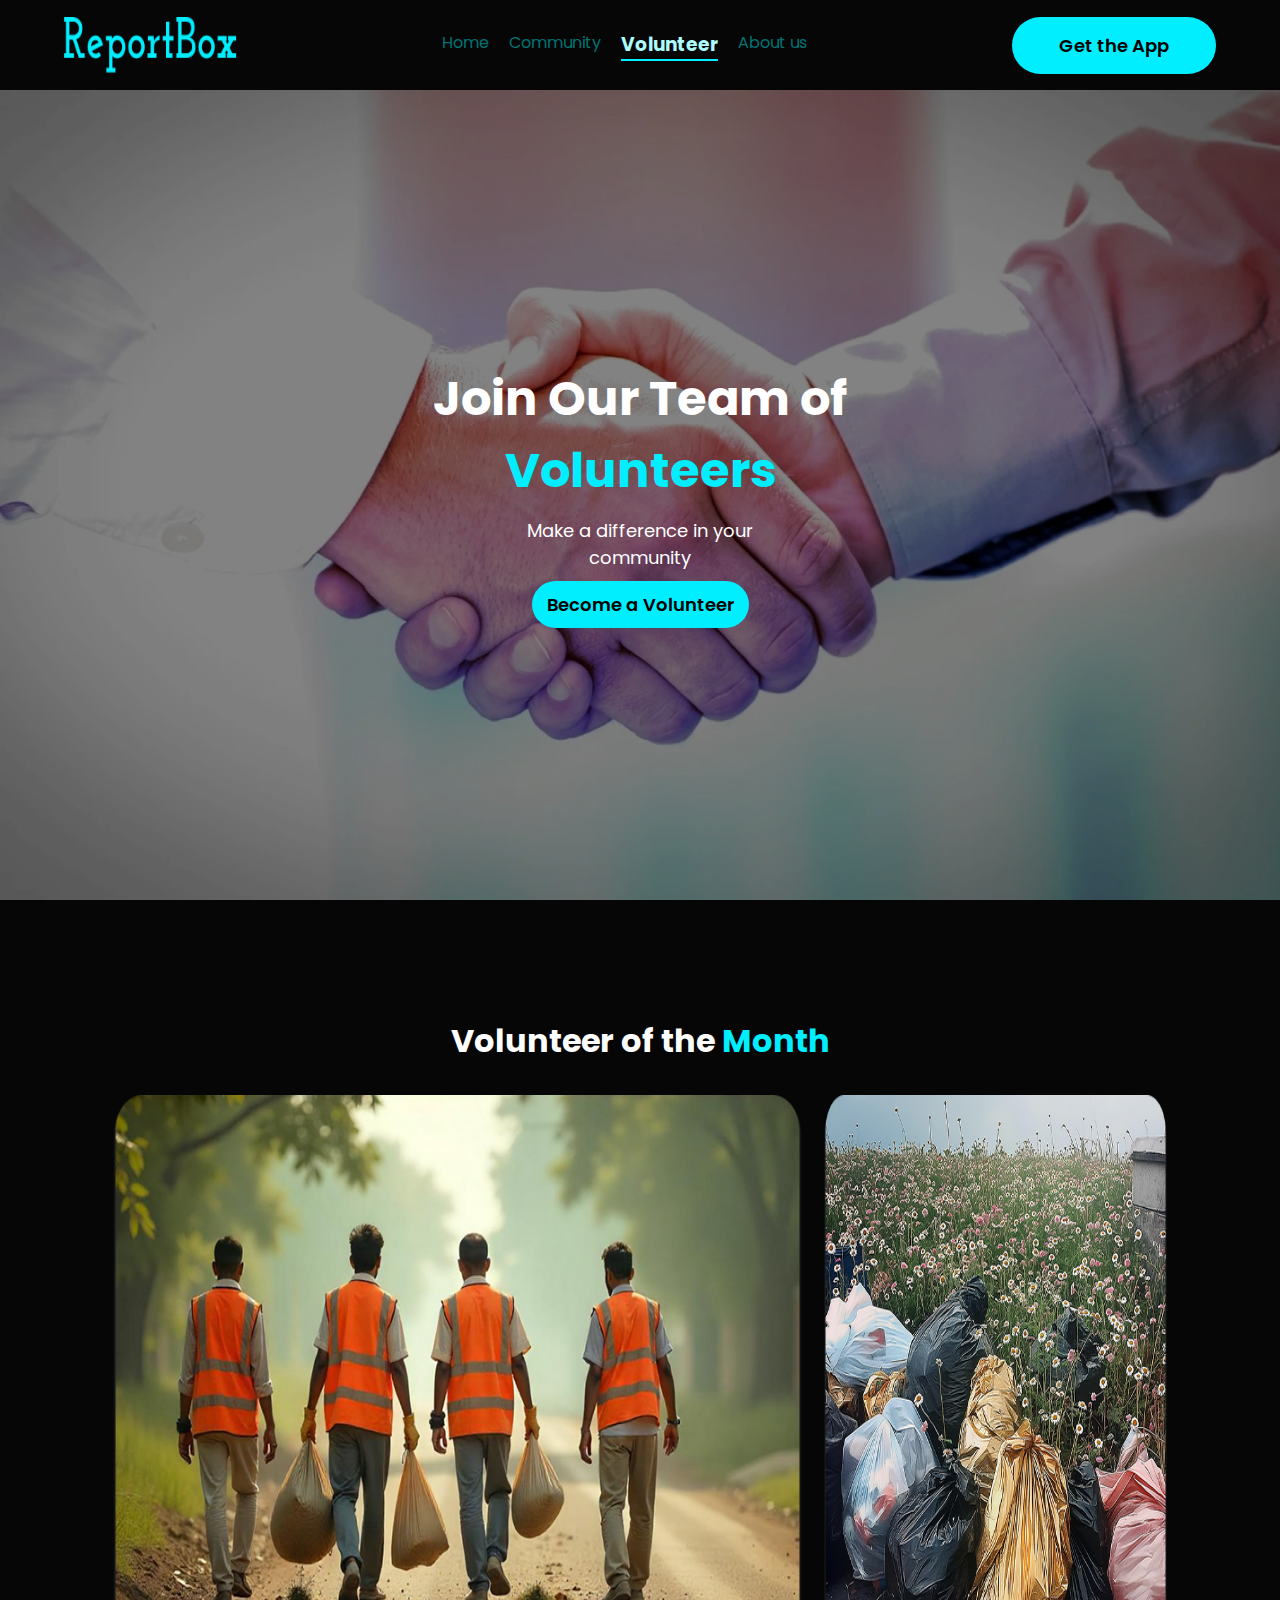
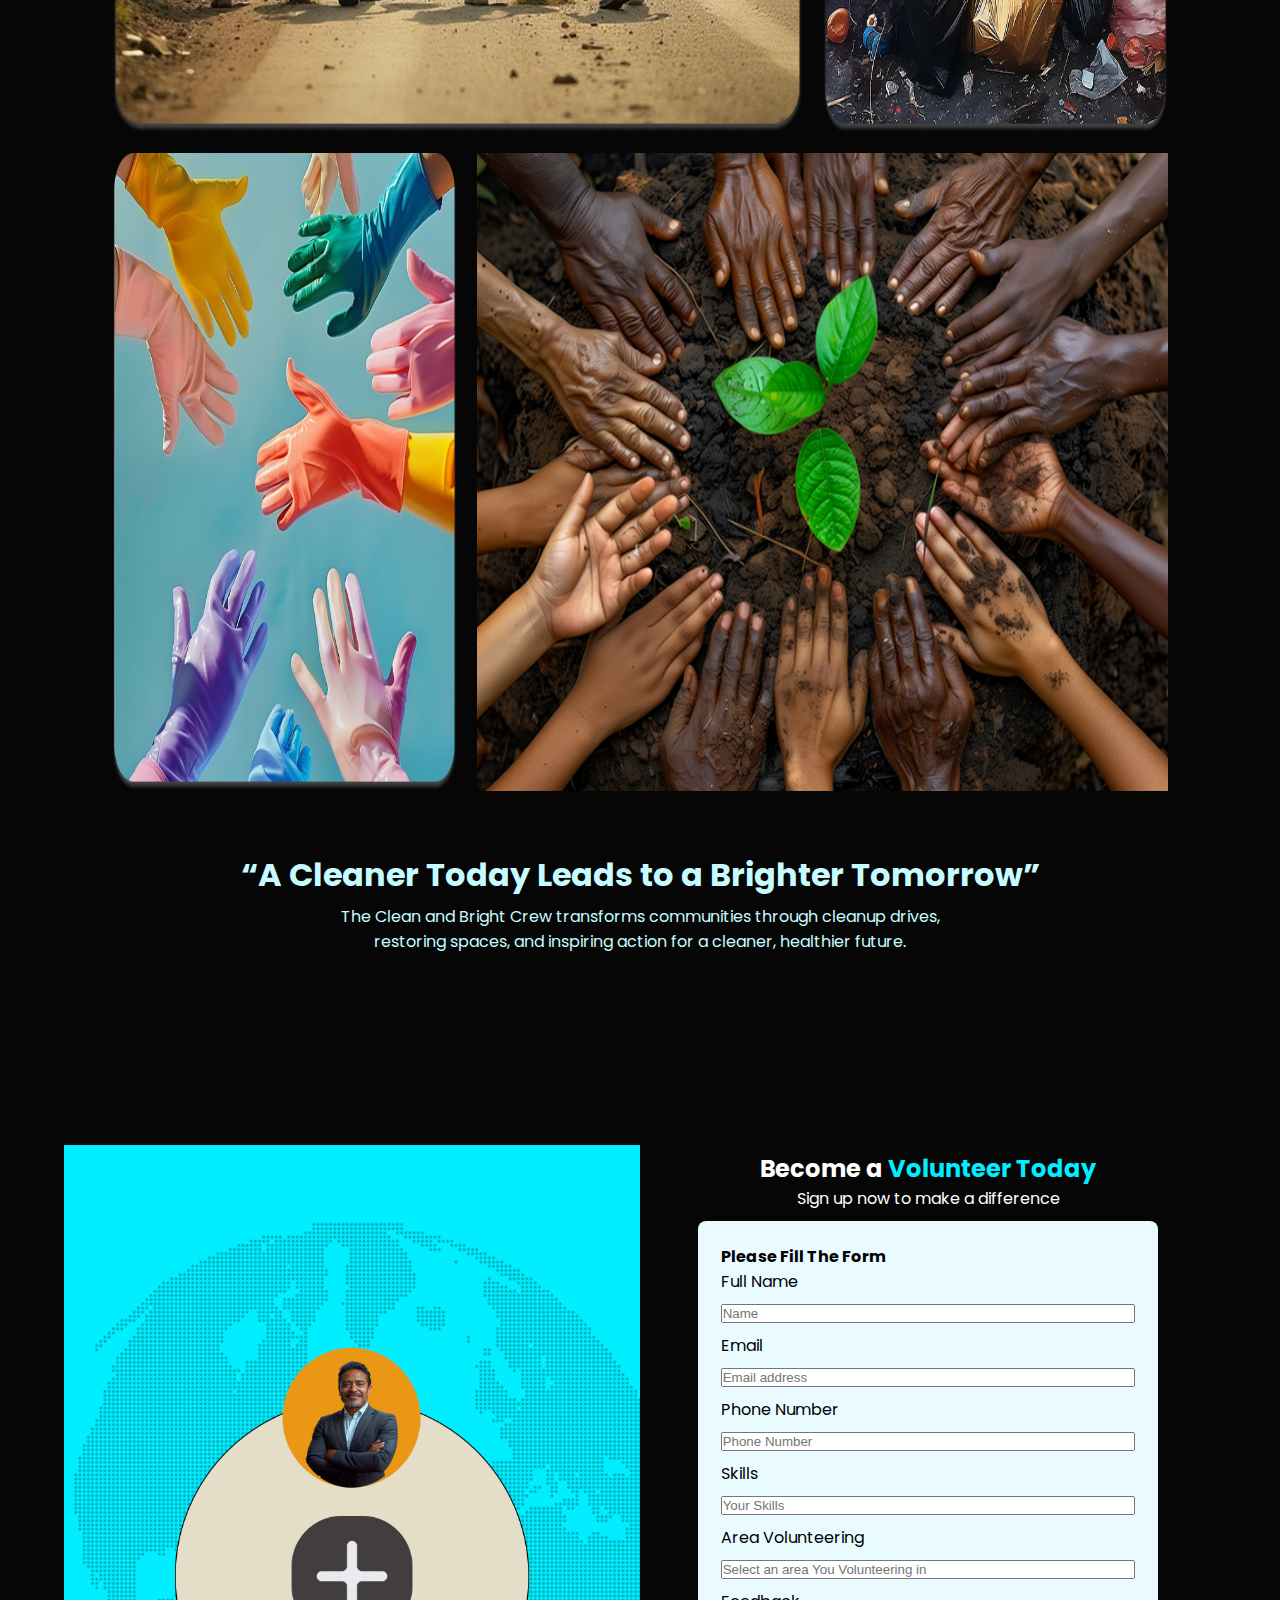
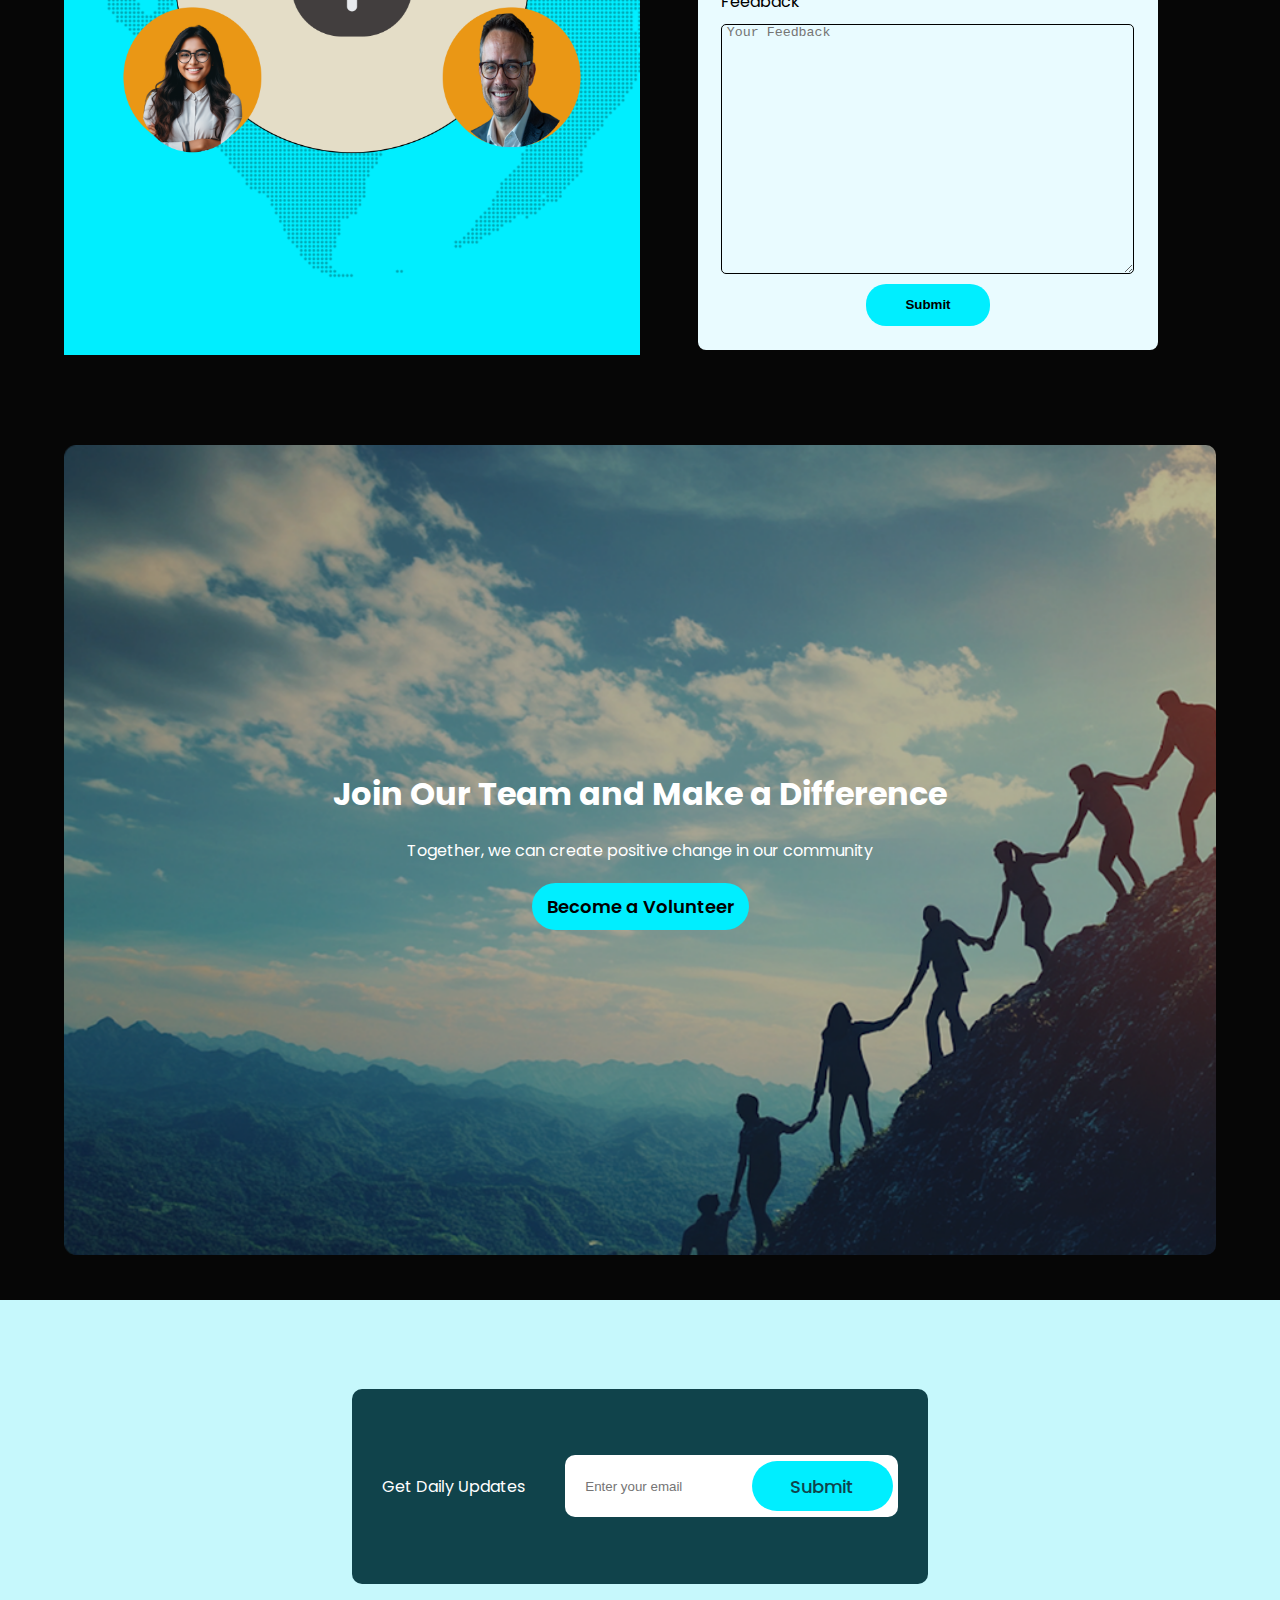
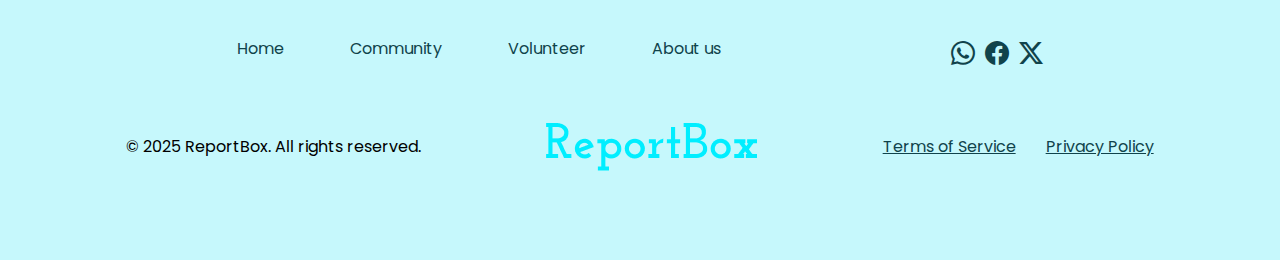
<file: volunteer.html>
<!DOCTYPE html>
<html lang="en">

<head>
    <meta charset="UTF-8">
    <meta name="viewport" content="width=device-width, initial-scale=1.0">
    <title>Volunteer page</title>
    <link rel="stylesheet" href="./style/volunteer.css">
    <link rel="stylesheet" href="./style/style.css">
    <link rel="stylesheet" href="https://cdn.jsdelivr.net/npm/bootstrap-icons@1.11.3/font/bootstrap-icons.min.css">
</head>

<body>
    <header>
        <div class="wrapper">
            <!--nav start  -->
            <nav>
                <div class="nav-wrap">
                    <div class="logo">
                        <img src="./Assets/Images/Home/ReportBox.png" alt="logo">
                    </div>
                    <label for="check" class="menu_icon"> <i class="bi bi-list"></i></label>
                    <input type="checkbox" id="check">
                        <ul>
                            <li id="opone"><a href="./index.html">Home</a></li>

                            <li id="opone"><a href="./community.html">Community</a></li>
                            <li><a href="#">
                                    <h3 class="volunteer">Volunteer</h3>
                                </a></li>
                            <li id="opone"><a href="./aboutus.html">About us</a></li>
                        </ul>
                    <a href="https://play.google.com/store/games?hl=en_IN" target="_blank" id="button">Get the App</a>
                </div>
            </nav>
            <!-- nav end -->
            <!-- banner -->
            <div class="container">

                <h1>Join Our Team of </span>
                    <span class="one"> Volunteers</span>
                </h1>
                <P>Make a difference in your community</P>
                <a href="#section_three">Become a Volunteer</a>
            </div>
            <!-- banner end -->
        </div>
    </header>
    <main>
        <!-- section2 start -->
        <section id="section_two">
            <div class="wrapper">
                <h1>Volunteer of the <span class="two">Month</span></h1>
                <div class="gallery">
                    <div class="row_one">
                        <div class="photo_one">
                            <img src="./Assets/Images/volunteer/one.png" alt="one">
                        </div>
                        <div class="photo_two">
                            <img src="./Assets/Images/volunteer/two.png" alt="two">
                        </div>
                    </div>
                    <div class="row_two">
                        <div class="photo_two">
                            <img src="./Assets/Images/volunteer/three.png" alt="three">
                        </div>
                        <div class="photo_one">
                            <img src="./Assets/Images/volunteer/four.png" alt="four">
                        </div>
                    </div>
                </div>
                <div class="content">
                    <h1>“A Cleaner Today Leads to a Brighter Tomorrow”</h1>
                    <p>The Clean and Bright Crew transforms communities through cleanup drives,
                        <br>restoring spaces, and inspiring action for a cleaner, healthier future.
                    </p>
                </div>
            </div>
        </section>
        <!-- section2 end -->
        <!-- section3 start -->
        <section id="section_three">
            <div class="wrapper">
                <div class="side_image">
                    <img src="./Assets/Images/volunteer/sideimage.png" alt="sideimage">
                </div>
                <div class="form_side">
                    <div class="heading">
                        <h2>Become a <span class="three"> Volunteer Today</span></h2>
                        <p>Sign up now to make a difference</p>
                    </div>
                    <div class="content">
                        <h4>Please Fill The Form</h4>
                        <form>
                            <label class="adjust">Full Name</label>
                            <input type="text" placeholder="Name" required>
                            <label class="adjust">Email</label>
                            <input type="email" placeholder="Email address" required>
                            <label class="adjust">Phone Number</label>
                            <input type="number" placeholder="Phone Number" required>
                            <label class="adjust">Skills</label>
                            <input type="text" placeholder="Your Skills" required>
                            <label class="adjust">Area Volunteering</label>
                            <input type="text" placeholder="Select an area You Volunteering in" required>
                            <label class="adjust">Feedback</label>
                            <textarea placeholder="Your Feedback" required></textarea>
                            <input type="submit" id="submit">
                        </form>
                    </div>
                </div>
            </div>
        </section>
        <!-- section3 end -->
        <!-- section4 start -->
        <section id="section_four">
            <div class="final">
                <h1>Join Our Team and Make a Difference</h1>
                <p>Together, we can create positive change in our community</p>
                <a href="#section_three">Become a Volunteer</a>
            </div>
        </section>
        <!-- section4 end -->
    </main>
    <footer>
        <div class="wrapper">
            <div class="update">
                <P>Get Daily Updates</P>
                <form class="subscribe">
                    <input type="email" class="email" placeholder="Enter your email" required><input type="submit" value="Submit"
                        class="button">
                </form>
            </div>
            <div class="bottom">
                <div class="option">
                    <ul>
                        <li><a href="./index.html">Home</a></li>
                        <li><a href="./community.html">Community</a></li>
                        <li><a href="#">Volunteer</a></li>
                        <li><a href="./aboutus.html">About us</a></li>
                    </ul>
                </div>
                <div class="icons">
                    <a href="https://web.whatsapp.com/" target="_blank"><i class="bi bi-whatsapp"></i></a>
                    <a href="https://www.facebook.com/" target="_blank"><i class="bi bi-facebook"></i></a>
                    <a href="https://x.com/?lang=en" target="_blank"><i class="bi bi-twitter-x"></i></a>
                </div>
            </div>
            <div class="last">
                <p>© 2025 ReportBox. All rights reserved.</p>
                <img src="./Assets/Images/Home/ReportBox.png" alt="logo">
                <div class="last_child">
                    <a href="#">Terms of Service</a>
                    <a href="#">Privacy Policy</a>
                </div>
            </div>
        </div>
    </footer>

</body>

</html>
</file>
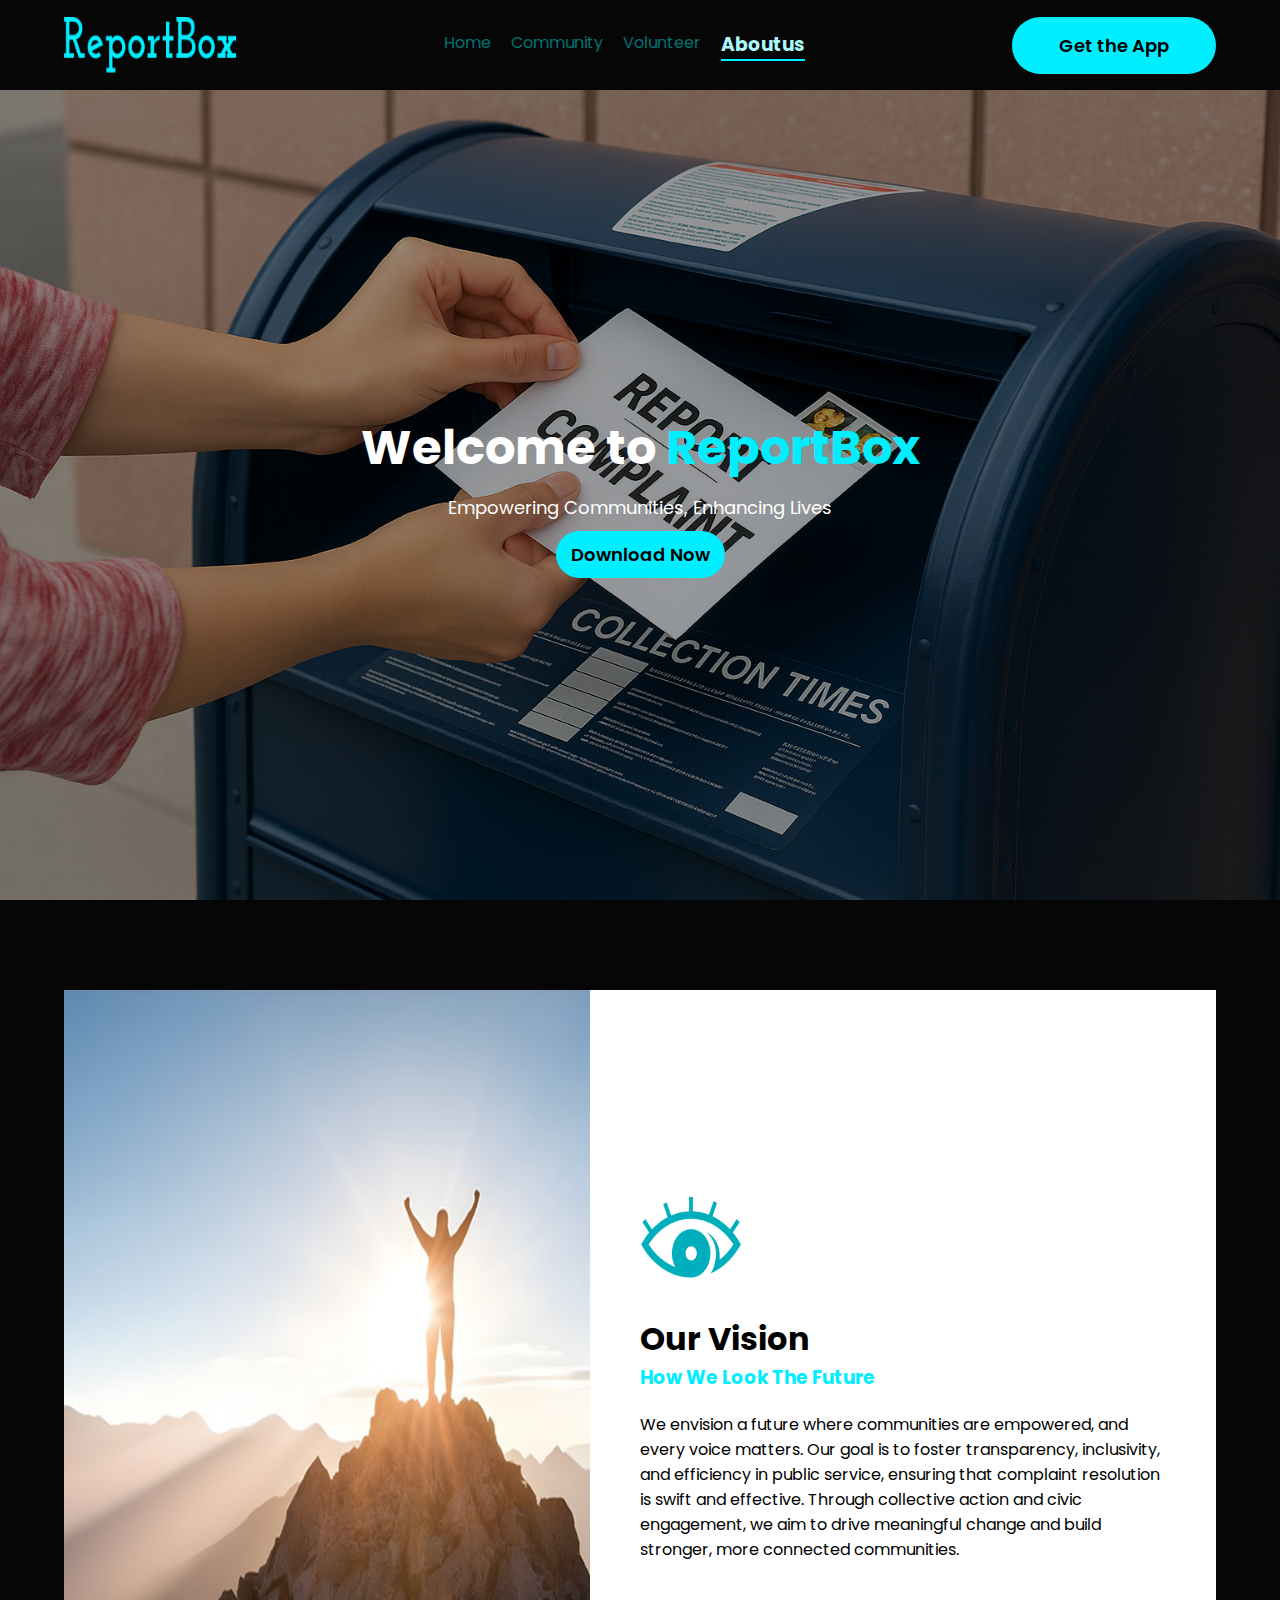
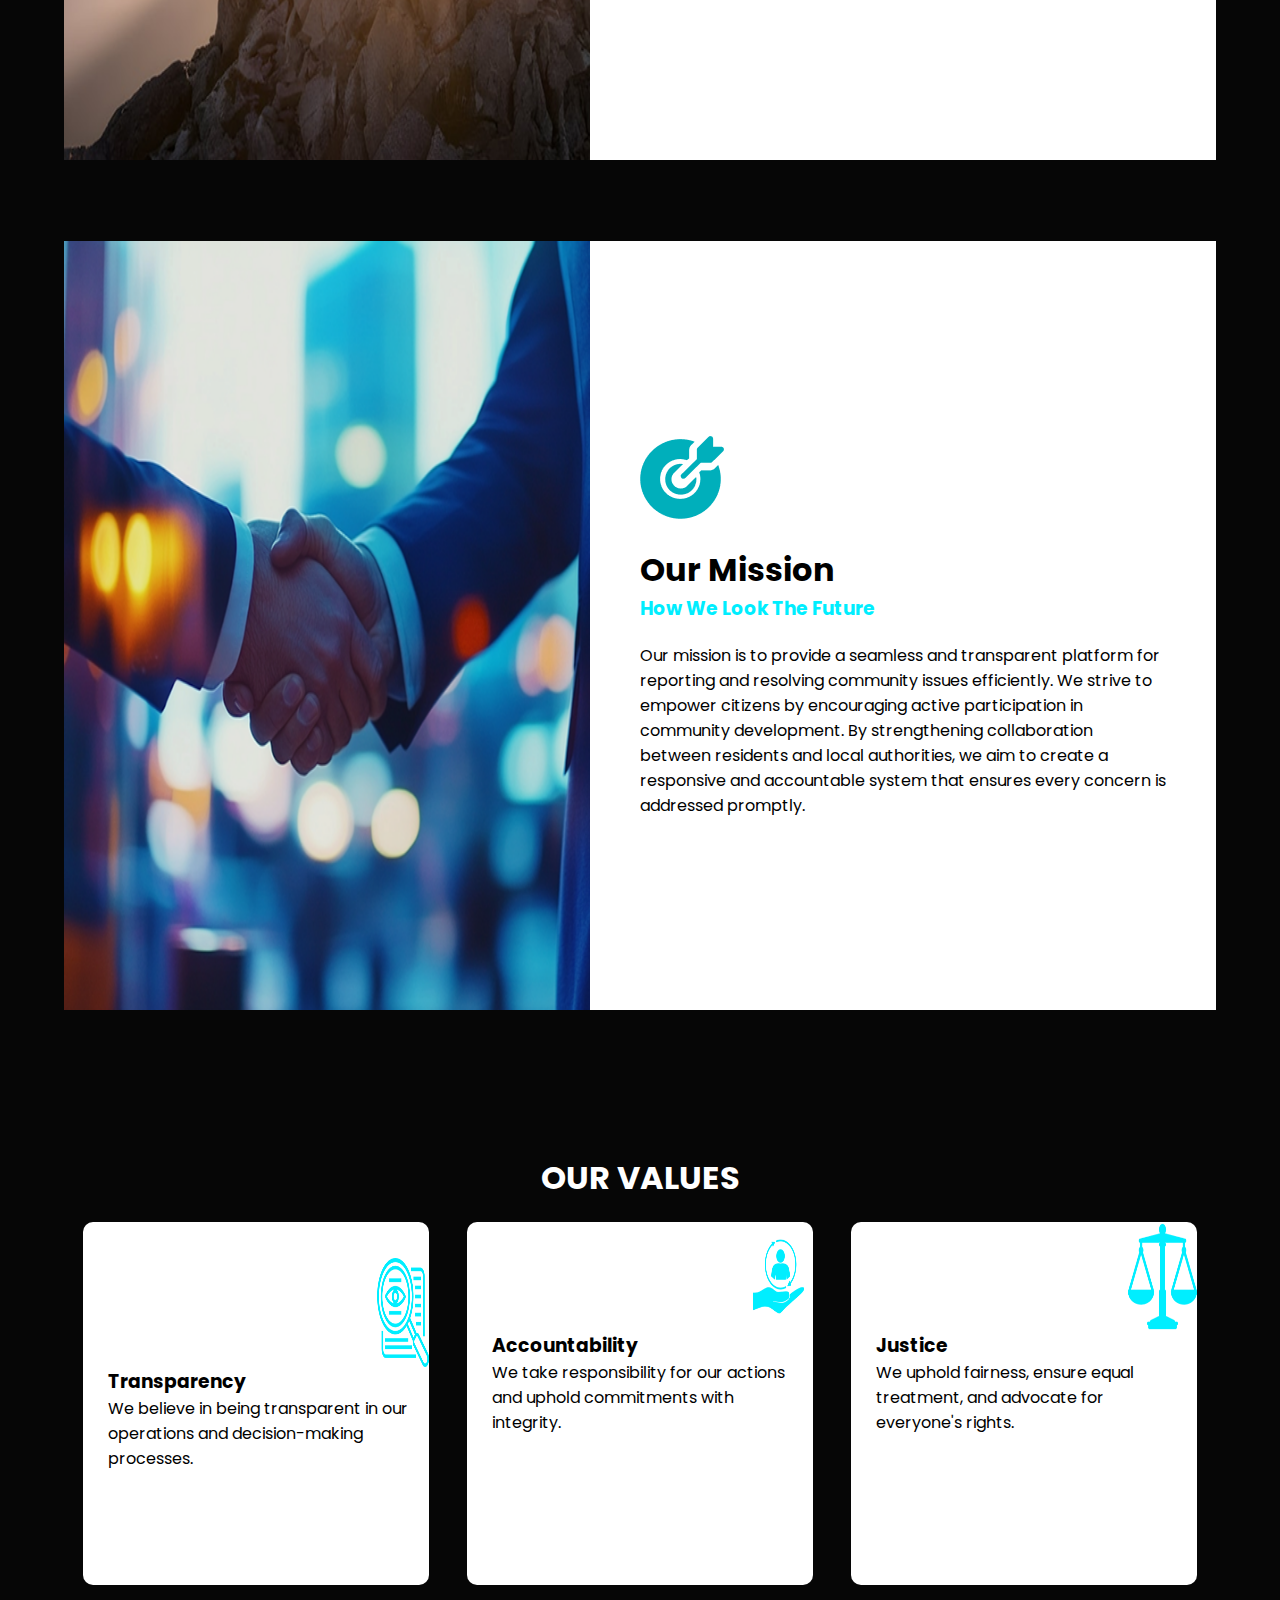
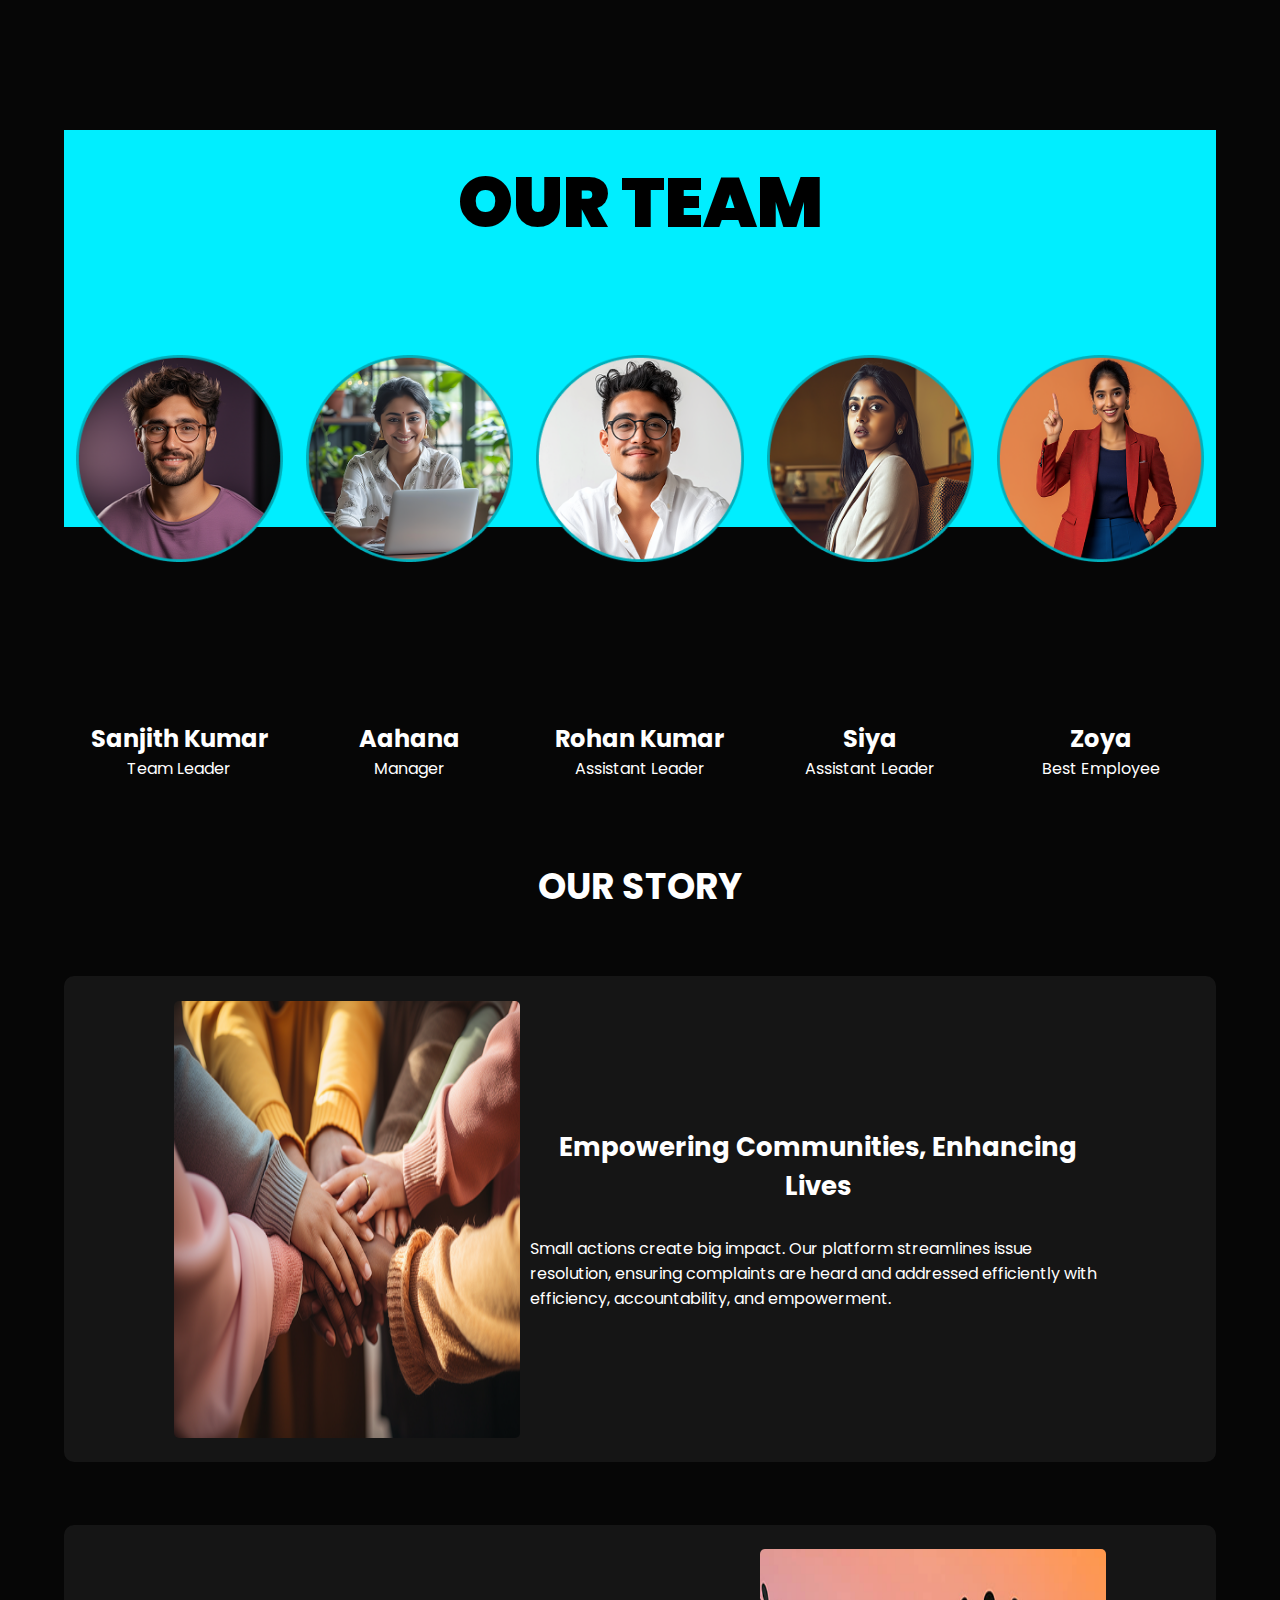
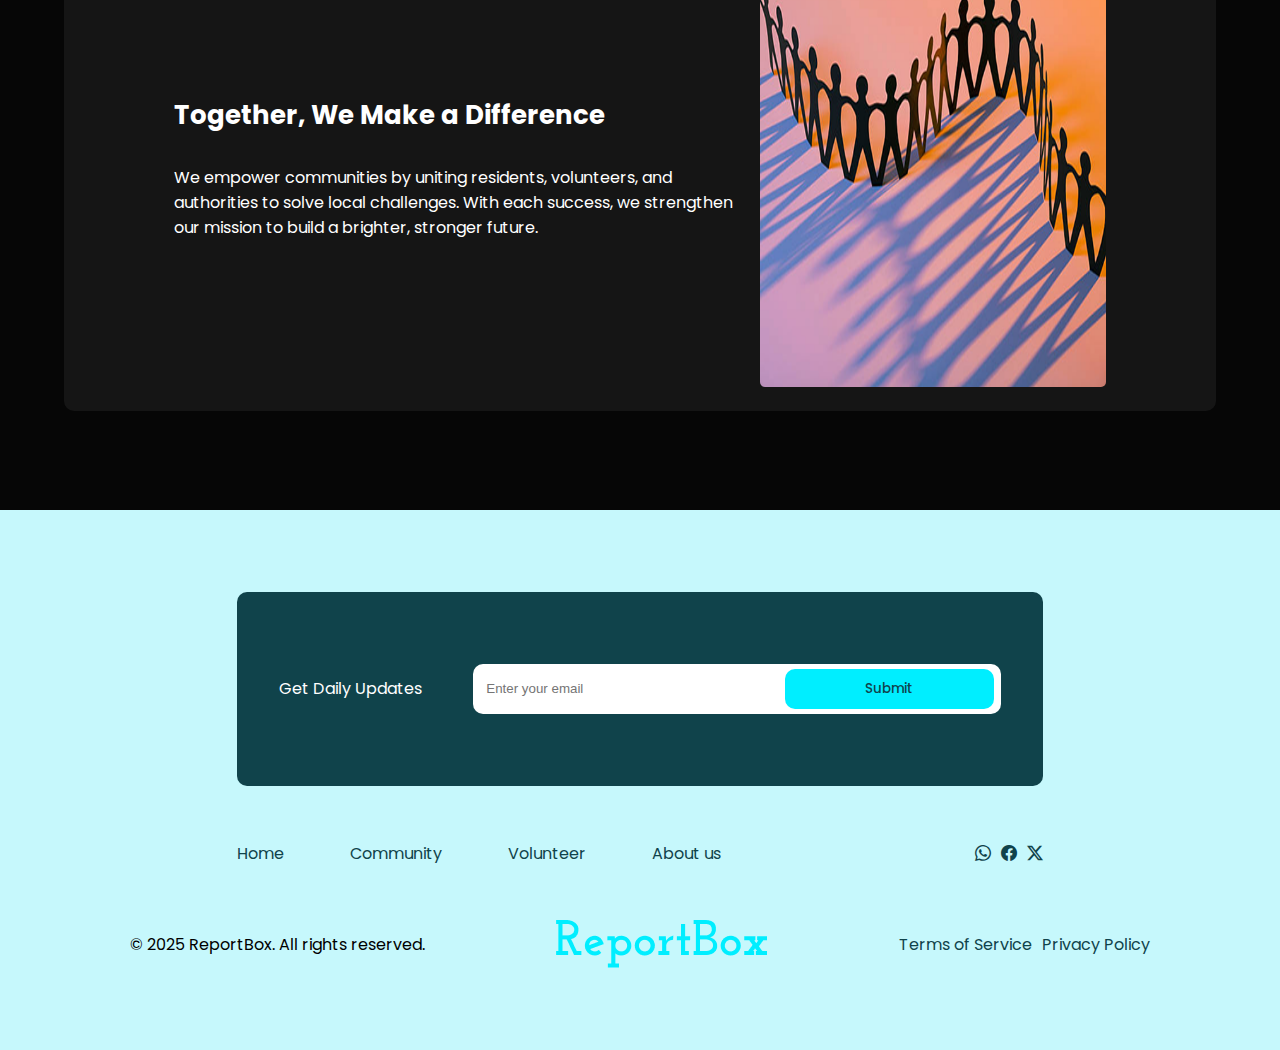
<file: pages/aboutus.html>
<!DOCTYPE html>
<html lang="en">

<head>
    <meta charset="UTF-8">
    <meta name="viewport" content="width=device-width, initial-scale=1.0">
    <title>Aboutus page</title>
    <link rel="stylesheet" href="./aboutus.css">
    <link rel="stylesheet" href="../style.css">
    <link rel="stylesheet" href="../media.css">
    <link rel="stylesheet" href="https://cdn.jsdelivr.net/npm/bootstrap-icons@1.11.3/font/bootstrap-icons.min.css">
</head>

<body>
    <header>
        <!--nav start  -->
        <nav>
            <div class="nav-wrap">
                <div class="logo">
                    <img src="../Assets/Images/Home/ReportBox.png" alt="logo">
                </div>
                <ul>
                    <li id="opone"><a href="../index.html">Home</a></li>

                    <li id="opone"><a href="./community.html">Community</a></li>
                    <li id="opone"><a href="./volunteer.html">Volunteer</a></li>
                    <li><a href="#">
                            <h3 class="aboutus">Aboutus</h3>
                        </a></li>

                </ul>
                <a href="https://play.google.com/store/games?hl=en_IN" id="button">Get the App</a>
            </div>
        </nav>
        <!-- nav end -->
        <!-- banner -->
        <div class="container">

            <h1>Welcome to </span>
                <span class="one">ReportBox</span>
            </h1>
            <P>Empowering Communities, Enhancing Lives</P>
            <a href="https://play.google.com/store/games?hl=en_IN">Download Now</a>

        </div>
        <!-- banner end -->

    </header>
    <main>
        <!-- section2 start -->
        <section id="section_two">
            <div class="whole">
                <div class="vision">
                    <div class="vimg">
                        <img src="../Assets/Images/aboutus/vision.png" alt="vision">
                    </div>
                    <div class="vcontent">
                        <div class="vicon">
                            <img src="../Assets/Images/aboutus/vicon.png" alt="vicon">
                        </div>
                        <div class="vheading">
                            <h1>Our Vision</h1>
                            <h3>How We Look The Future</h3>
                        </div>
                        <div class="vpara">
                            <p>We envision a future where communities are empowered, and every voice matters. Our goal
                                is to foster transparency, inclusivity, and efficiency in public service, ensuring that
                                complaint resolution is swift and effective. Through collective action and civic
                                engagement, we aim to drive meaningful change and build stronger, more connected
                                communities.</p>
                        </div>
                    </div>
                </div>
                <div class="mission">
                    <div class="mimg">
                        <img src="../Assets/Images/aboutus/mission.png" alt="mission">
                    </div>
                    <div class="mcontent">
                        <div class="micon">
                            <img src="../Assets/Images/aboutus/micon.png" alt="micon">
                        </div>
                        <div class="mheading">
                            <h1>Our Mission</h1>
                            <h3>How We Look The Future</h3>
                        </div>
                        <div class="mpara">
                            <p>Our mission is to provide a seamless and transparent platform for reporting and resolving
                                community issues efficiently. We strive to empower citizens by encouraging active
                                participation in community development. By strengthening collaboration between residents
                                and local authorities, we aim to create a responsive and accountable system that ensures
                                every concern is addressed promptly.</p>
                        </div>
                    </div>



                </div>
            </div>
        </section>
        <!-- section2 end -->
        <!-- section3 start -->
        <section id="section_three">
            <div class="wrapper">
                <h2>OUR VALUES</h2>
                <div class="parent">
                    <div class="transparency">
                        <div class="icon_one">
                            <img src="../Assets/Images/aboutus/icon1.png" alt="icon1">
                        </div>
                        <div class="content">
                            <h3>Transparency</h3>
                            <p> We believe in being transparent in our operations and decision-making processes.</p>
                        </div>

                    </div>
                    <div class="accountability">
                        <div class="icon_two">
                            <img src="../Assets/Images/aboutus/icon2.png" alt="icon2">
                        </div>
                        <div class="content">
                            <h3>Accountability</h3>
                            <p> We take responsibility for our actions and uphold commitments with integrity.</p>
                        </div>

                    </div>
                    <div class="justice">
                        <div class="icon_three">
                            <img src="../Assets/Images/aboutus/icon3.png" alt="icon3">
                        </div>
                        <div class="content">
                            <h3>Justice</h3>
                            <p>We uphold fairness, ensure equal treatment, and advocate for everyone's rights.</p>
                        </div>

                    </div>
                </div>
            </div>
        </section>
        <!-- section3 end -->
        <!-- section4 start -->
        <section id="section_four">
            <div class="wrapper">
                <div class="team">
                    <h1>OUR TEAM</h1>
                </div>
                <div class="members">
                    <div class="personone">
                        <div class="personimg">
                            <img src="../Assets/Images/aboutus/person1.png" alt="personone">
                        </div>
                        <div class="content">
                            <h2>Sanjith Kumar</h2>
                            <p>Team Leader</p>
                        </div>
                    </div>
                    <div class="personone">
                        <div class="personimg">
                            <img src="../Assets/Images/aboutus/person2.png" alt="persontwo">
                        </div>
                        <div class="content">
                            <h2>Aahana</h2>
                            <p>Manager</p>
                        </div>
                    </div>
                    <div class="personone">
                        <div class="personimg">
                            <img src="../Assets/Images/aboutus/person3.png" alt="personthree">
                        </div>
                        <div class="content">
                            <h2>Rohan Kumar</h2>
                            <p>Assistant Leader</p>
                        </div>
                    </div>
                    <div class="personone">
                        <div class="personimg">
                            <img src="../Assets/Images/aboutus/person4.png" alt="personfour">
                        </div>
                        <div class="content">
                            <h2>Siya</h2>
                            <p>Assistant Leader</p>
                        </div>
                    </div>
                    <div class="personone">
                        <div class="personimg">
                            <img src="../Assets/Images/aboutus/person5.png" alt="personfive">
                        </div>
                        <div class="content">
                            <h2>Zoya</h2>
                            <p>Best Employee</p>
                        </div>
                    </div>
                </div>
            </div>
        </section>
        <!-- section4 end -->
        <!-- section5 start -->
        <section id="section_five">
            <div class="wrapper">
                <h1>OUR STORY</h1>
                <div class="storycardone">
                    <div class="storyimage">
                        <img src="../Assets/Images/aboutus/cardimageone.png" alt="image1">

                    </div>
                    <div class="storycontent">
                        <h1>Empowering Communities, Enhancing Lives</h1>
                        <p>Small actions create big impact. Our platform streamlines issue resolution, ensuring
                            complaints
                            are heard and addressed efficiently with efficiency, accountability, and empowerment.</p>
                    </div>
                </div>
                <div class="storycardtwo">

                    <div class="storycontent">
                        <h1>Together, We Make a Difference</h1>
                        <p>We empower communities by uniting residents, volunteers, and authorities to solve local
                            challenges. With each success, we strengthen our mission to build a brighter, stronger
                            future.
                        </p>

                    </div>
                    <div class="storyimage">
                        <img src="../Assets/Images/aboutus/cardimagetwo.png" alt="image2">
                    </div>

                </div>
            </div>
        </section>
        <!-- section5 end -->


    </main>
    <footer>
        <div class="wrapper">
            <div class="update">
                <P>Get Daily Updates</P>
                <form class="subscribe">
                    <input type="email" class="email" placeholder="Enter your email" required><input type="submit"
                        value="Submit" class="button">
                </form>
            </div>
            <div class="bottom">
                <div class="option">
                    <ul>
                        <li><a href="../index.html">Home</a></li>
                        <li><a href="./community.html">Community</a></li>
                        <li><a href="./volunteer.html">Volunteer</a></li>
                        <li><a href="#">About us</a></li>
                    </ul>
                </div>
                <div class="icons">
                    <a href="https://web.whatsapp.com/"><i class="bi bi-whatsapp"></i></a>
                    <a href="https://www.facebook.com/"><i class="bi bi-facebook"></i></a>
                    <a href="https://x.com/?lang=en"><i class="bi bi-twitter-x"></i></a>
                </div>
            </div>
            <div class="last">
                <p>© 2025 ReportBox. All rights reserved.</p>
                <img src="../Assets/Images/Home/ReportBox.png" alt="logo">
                <div class="last_child">
                    <a href="#">Terms of Service</a>
                    <a href="#">Privacy Policy</a>
                </div>
            </div>

        </div>
    </footer>

</body>

</html>
</file>
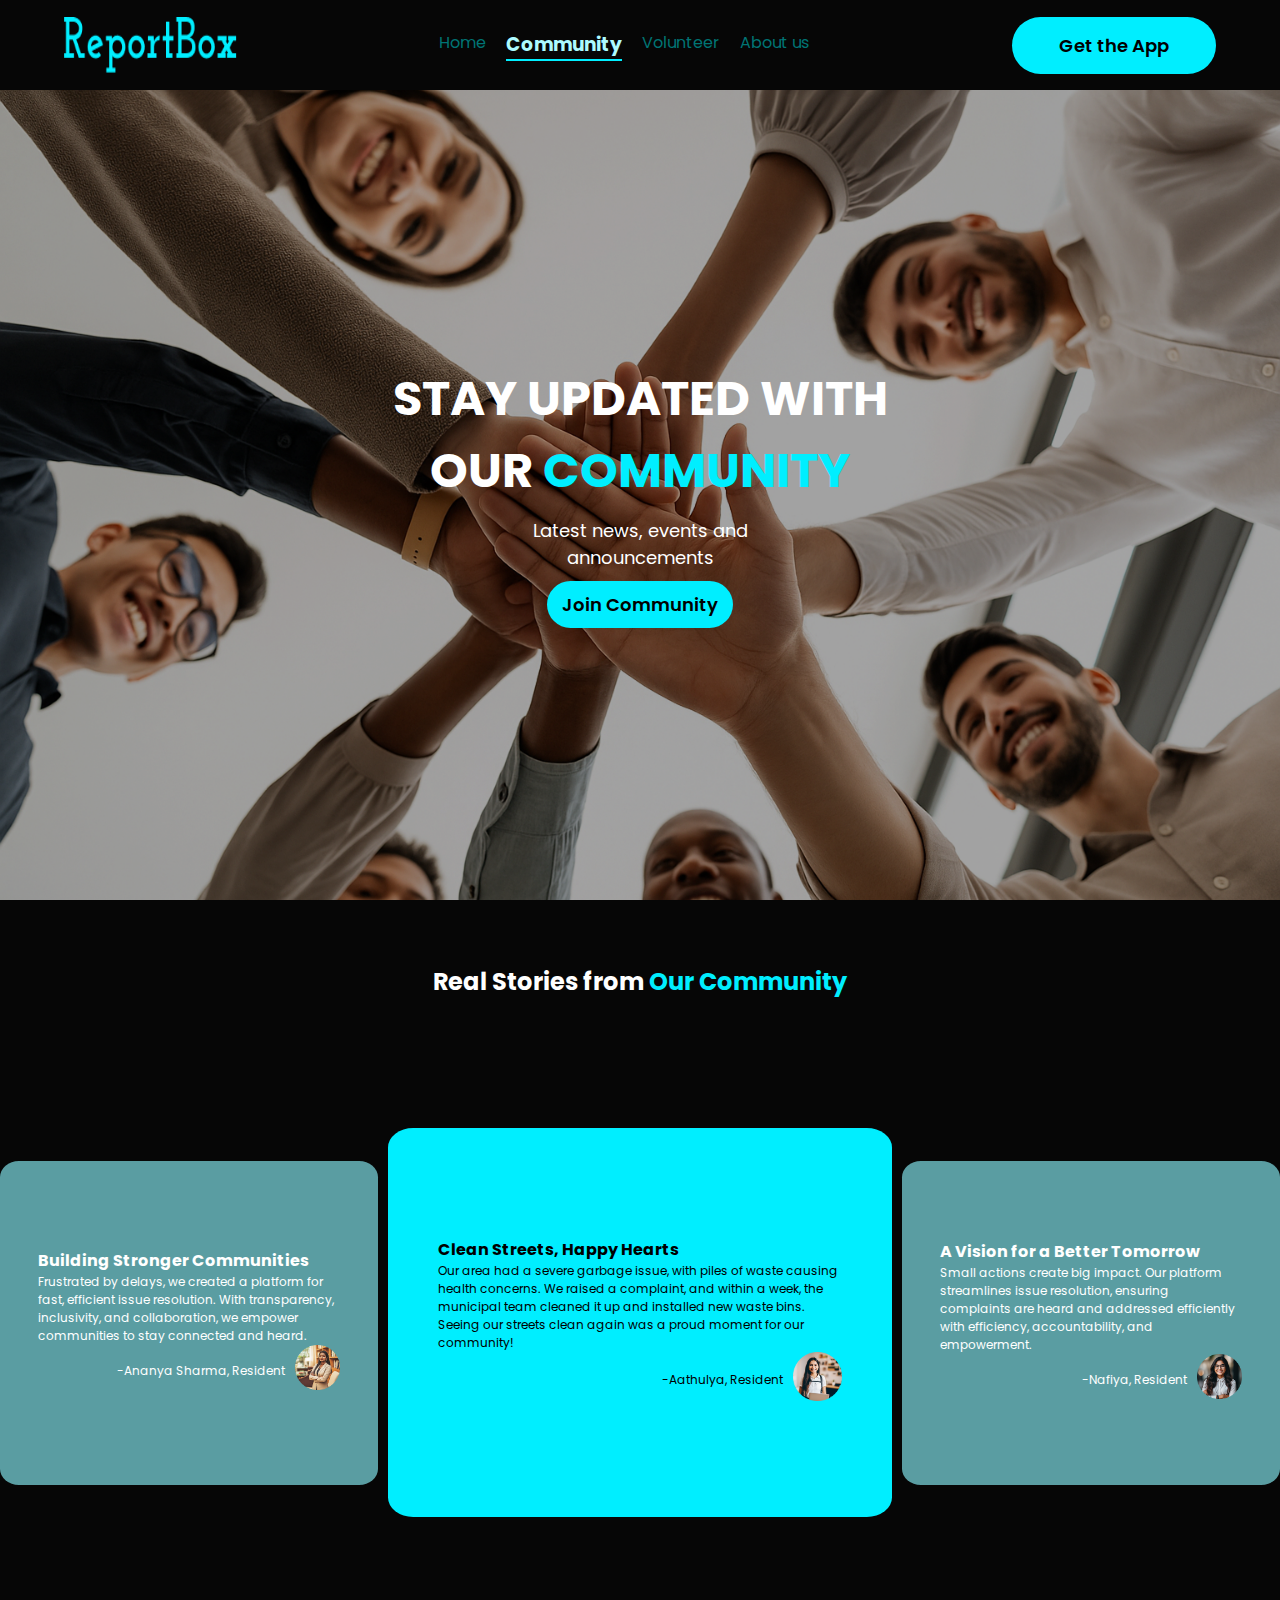
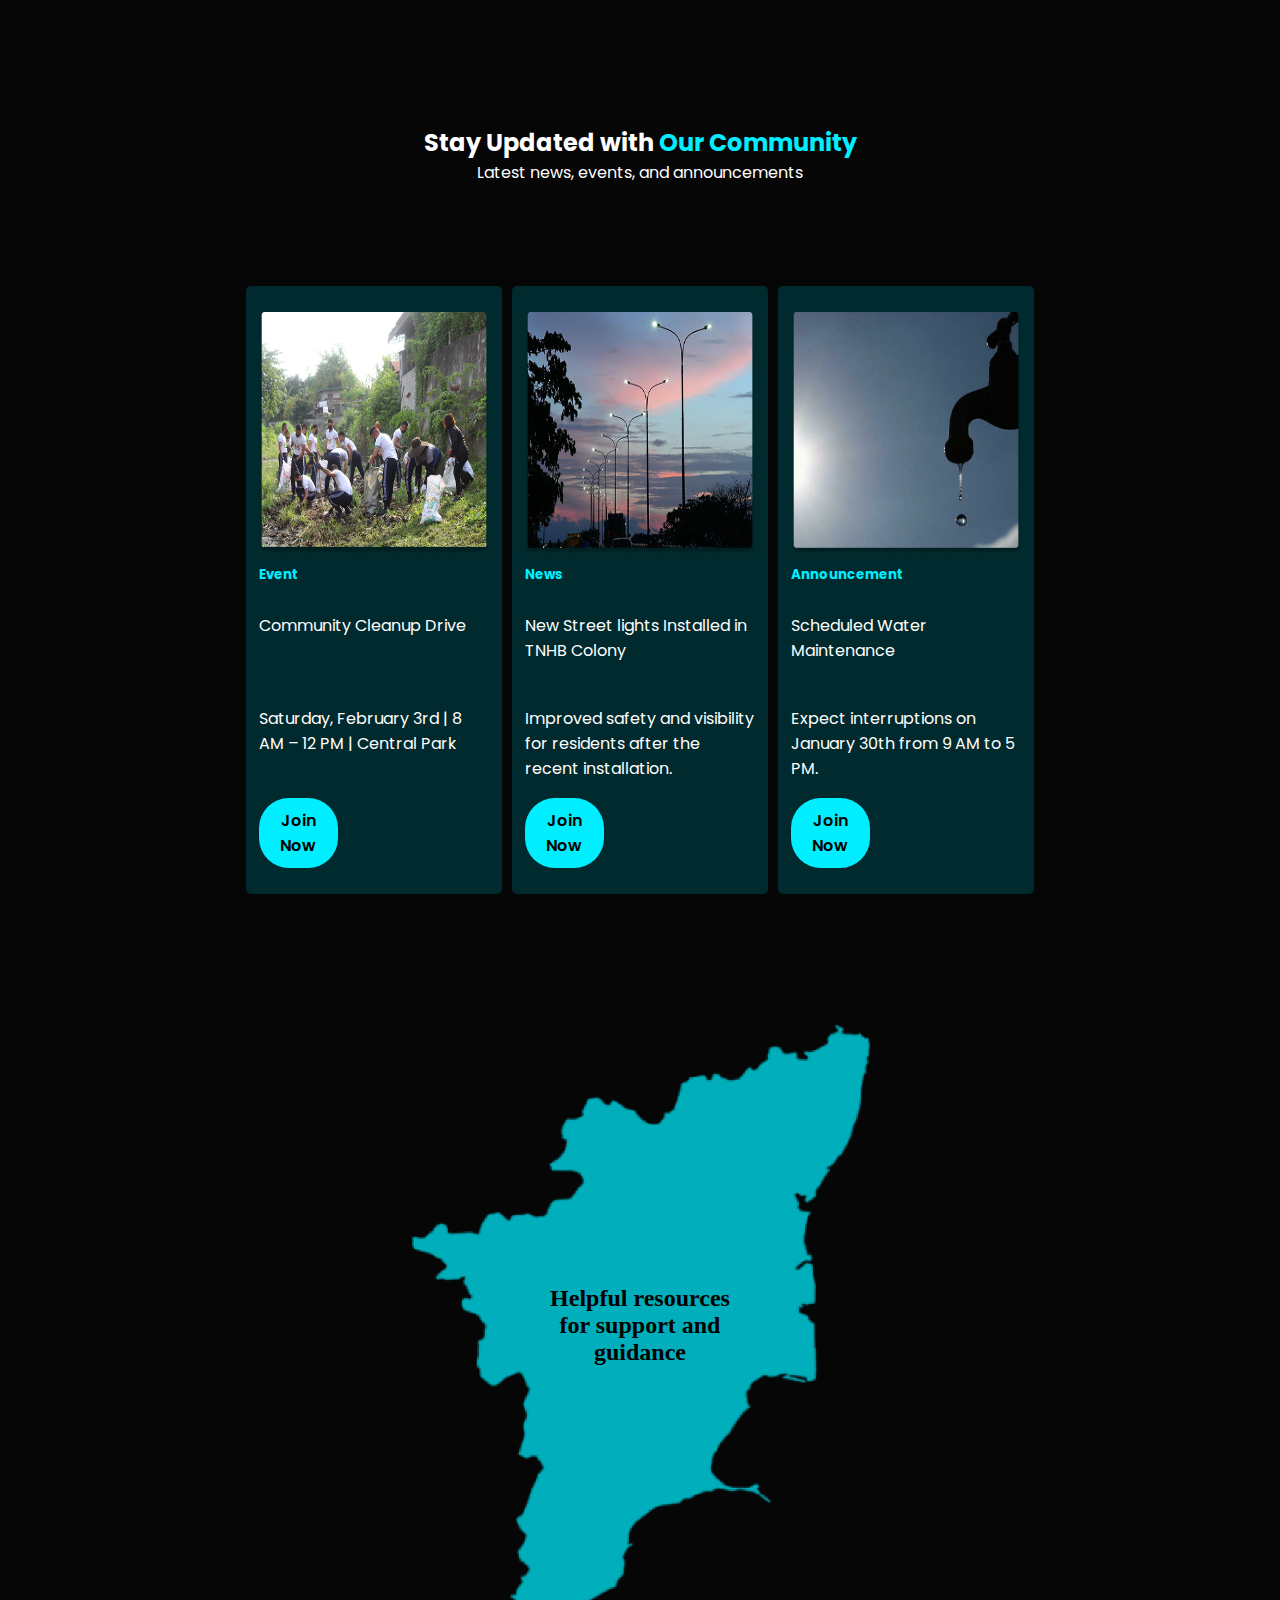
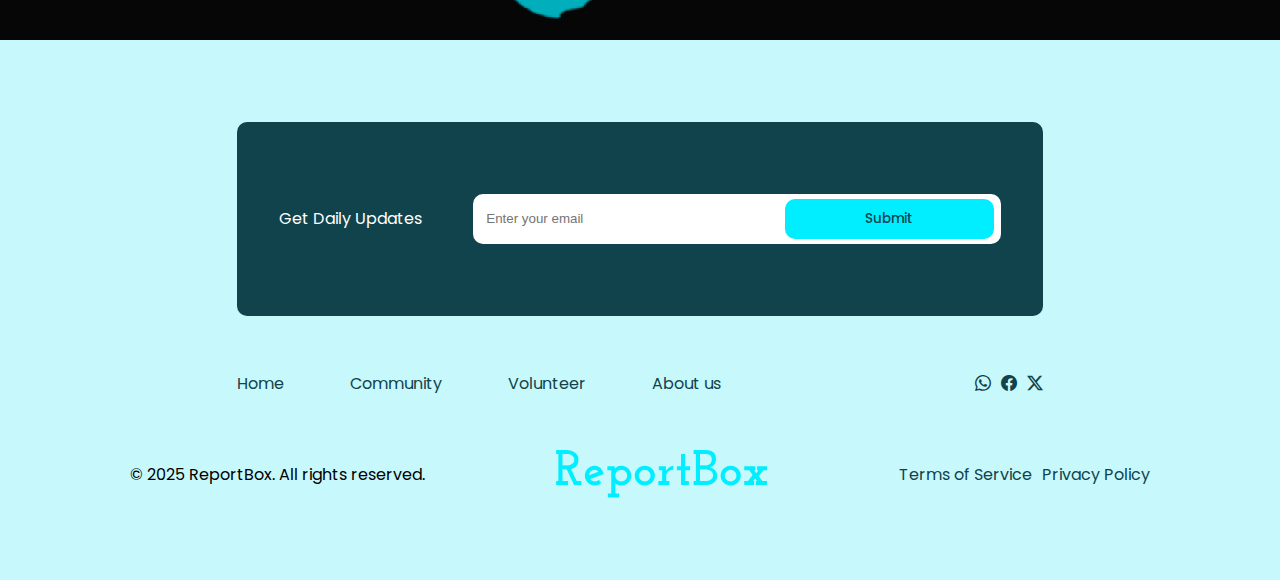
<file: pages/community.html>
<!DOCTYPE html>
<html lang="en">

<head>
    <meta charset="UTF-8">
    <meta name="viewport" content="width=device-width, initial-scale=1.0">
    <title>Community page </title>
    <link rel="stylesheet" href="community.css">
    <link rel="stylesheet" href="../style.css">
    <link rel="stylesheet" href="../media.css">
    <link rel="stylesheet" href="https://cdn.jsdelivr.net/npm/bootstrap-icons@1.11.3/font/bootstrap-icons.min.css">
</head>

<body>
    <header>
        <!--nav start  -->
        <nav>
            <div class="nav-wrap">
                <div class="logo">
                    <img src="../Assets/Images/Home/ReportBox.png" alt="logo">
                </div>
                <div class="option">
                    <ul>
                        <li id="opone"><a href="../index.html">Home</a></li>
                        <li><a href="#">
                                <h3 class="community">Community</h3>
                            </a></li>
                        <li id="opone"><a href="../pages/volunteer.html">Volunteer</a></li>
                        <li id="opone"><a href="../pages/aboutus.html">About us</a></li>
                    </ul>
                </div>
                <a href="#" id="button">Get the App</a>
            </div>
        </nav>
        <!-- nav end -->
        <!-- banner -->
        <div class="container">

            <h1>STAY UPDATED WITH OUR</span>
                <span class="one"> COMMUNITY</span>
            </h1>
            <P>Latest news, events and announcements</P>
            <a href="http://127.0.0.1:5502/pages/community.html">Join Community</a>

        </div>
        <!-- banner end -->

    </header>
    <main>
        <!-- section 2 start -->
        <section id="section_two">
            <h2>Real Stories from <span class="one">Our Community</span></h2>
            <div class="story">
                <div class="story_one">
                    <div class="wrapper">
                        <h4>Building Stronger Communities</h4>
                        <p>Frustrated by delays, we created a platform for fast, efficient issue resolution. With
                            transparency, inclusivity, and collaboration, we empower communities to stay connected and
                            heard.</p>
                        <div class="name">
                            <p>-Ananya Sharma, Resident</p>
                            <div class="imageone">
                                <img src="../Assets/Images/community/userone.png" alt="user1">
                            </div>
                        </div>
                    </div>
                </div>
                <div class="story_two">
                    <div class="wrapper">
                        <h4>Clean Streets, Happy Hearts</h4>
                        <p>Our area had a severe garbage issue, with piles of waste causing health concerns. We raised a
                            complaint, and within a week, the municipal team cleaned it up and installed new waste bins.
                            Seeing our streets clean again was a proud moment for our community!</p>
                        <div class="name">
                            <p>-Aathulya, Resident</p>
                            <div class="imageone">
                                <img src="../Assets/Images/community/usertwo.png" alt="user2">
                            </div>
                        </div>
                    </div>
                </div>
                <div class="story_one">
                    <div class="wrapper">
                        <h4>A Vision for a Better Tomorrow</h4>
                        <p>Small actions create big impact. Our platform streamlines issue resolution, ensuring
                            complaints are heard and addressed efficiently with efficiency, accountability, and
                            empowerment.</p>
                        <div class="name">
                            <p>-Nafiya, Resident</p>
                            <div class="imageone">
                                <img src="../Assets/Images/community/userthree.png" alt="user3">
                            </div>
                        </div>
                    </div>
                </div>
            </div>
        </section>
        <!-- section 2 end -->
        <!-- section 3 start -->
        <section id="section_three">
            <h2>Stay Updated with <span class="two">Our Community</span></h2>
            <p>Latest news, events, and announcements</p>
            <div class="cards">
                <div class="update">
                    <div class="image">
                        <img src="../Assets/Images/community/event.png" alt="event">
                    </div>
                    <div class="content">
                        <h5>Event</h5>
                        <p>Community Cleanup Drive</p>
                        <p>Saturday, February 3rd | 8 AM –
                            12 PM | Central Park</p>
                            <a href="http://127.0.0.1:5502/pages/community.html">Join Now</a>
                        </div>
                    </div>
                    <div class="update">
                        <div class="image">
                            <img src="../Assets/Images/community/news.png" alt="event">
                        </div>
                        <div class="content">
                            <h5>News</h5>
                            <p>New Street lights Installed in TNHB Colony</p>
                            <p>Improved safety and visibility for residents after the recent installation.</p>
                            <a href="http://127.0.0.1:5502/pages/community.html">Join Now</a>
                        </div>
                    </div>
                    <div class="update">
                        <div class="image">
                            <img src="../Assets/Images/community/announcement.png" alt="event">
                        </div>
                        <div class="content">
                            <h5>Announcement</h5>
                            <p>Scheduled Water Maintenance</p>
                            <p>Expect interruptions on January 30th from 9 AM to 5 PM.</p>
                            <a href="http://127.0.0.1:5502/pages/community.html">Join Now</a>
                    </div>
                </div>
            </div>
        </section>
        <!-- section 3 end -->
        <!-- section 4 start -->
        <section id="section_four">
            <div class="resourse">
                <h2>Helpful resources for support and guidance</h2>
            </div>
        </section>
        <!-- section 4 end -->
    </main>
    <footer>
        <div class="wrapper">
            <div class="update">
                <P>Get Daily Updates</P>
                <form class="subscribe">
                    <input type="email" class="email" placeholder="Enter your email" required><input type="submit" value="Submit"
                        class="button">
                </form>
            </div>
            <div class="bottom">
                <div class="option">
                    <ul>
                        <li><a href="../index.html">Home</a></li>
                        <li><a href="#">Community</a></li>
                        <li><a href="./volunteer.html">Volunteer</a></li>
                        <li><a href="./aboutus.html">About us</a></li>
                    </ul>
                </div>
                <div class="icons">
                    <a href="https://web.whatsapp.com/"><i class="bi bi-whatsapp"></i></a>
                    <a href="https://www.facebook.com/"><i class="bi bi-facebook"></i></a>
                    <a href="https://x.com/?lang=en"><i class="bi bi-twitter-x"></i></a>
                </div>
            </div>
            <div class="last">
                <p>© 2025 ReportBox. All rights reserved.</p>
                <img src="../Assets/Images/Home/ReportBox.png" alt="logo">
                <div class="last_child">
                    <a href="#">Terms of Service</a>
                    <a href="#">Privacy Policy</a>
                </div>
            </div>
        </div>
    </footer>
</body>

</html>
</file>
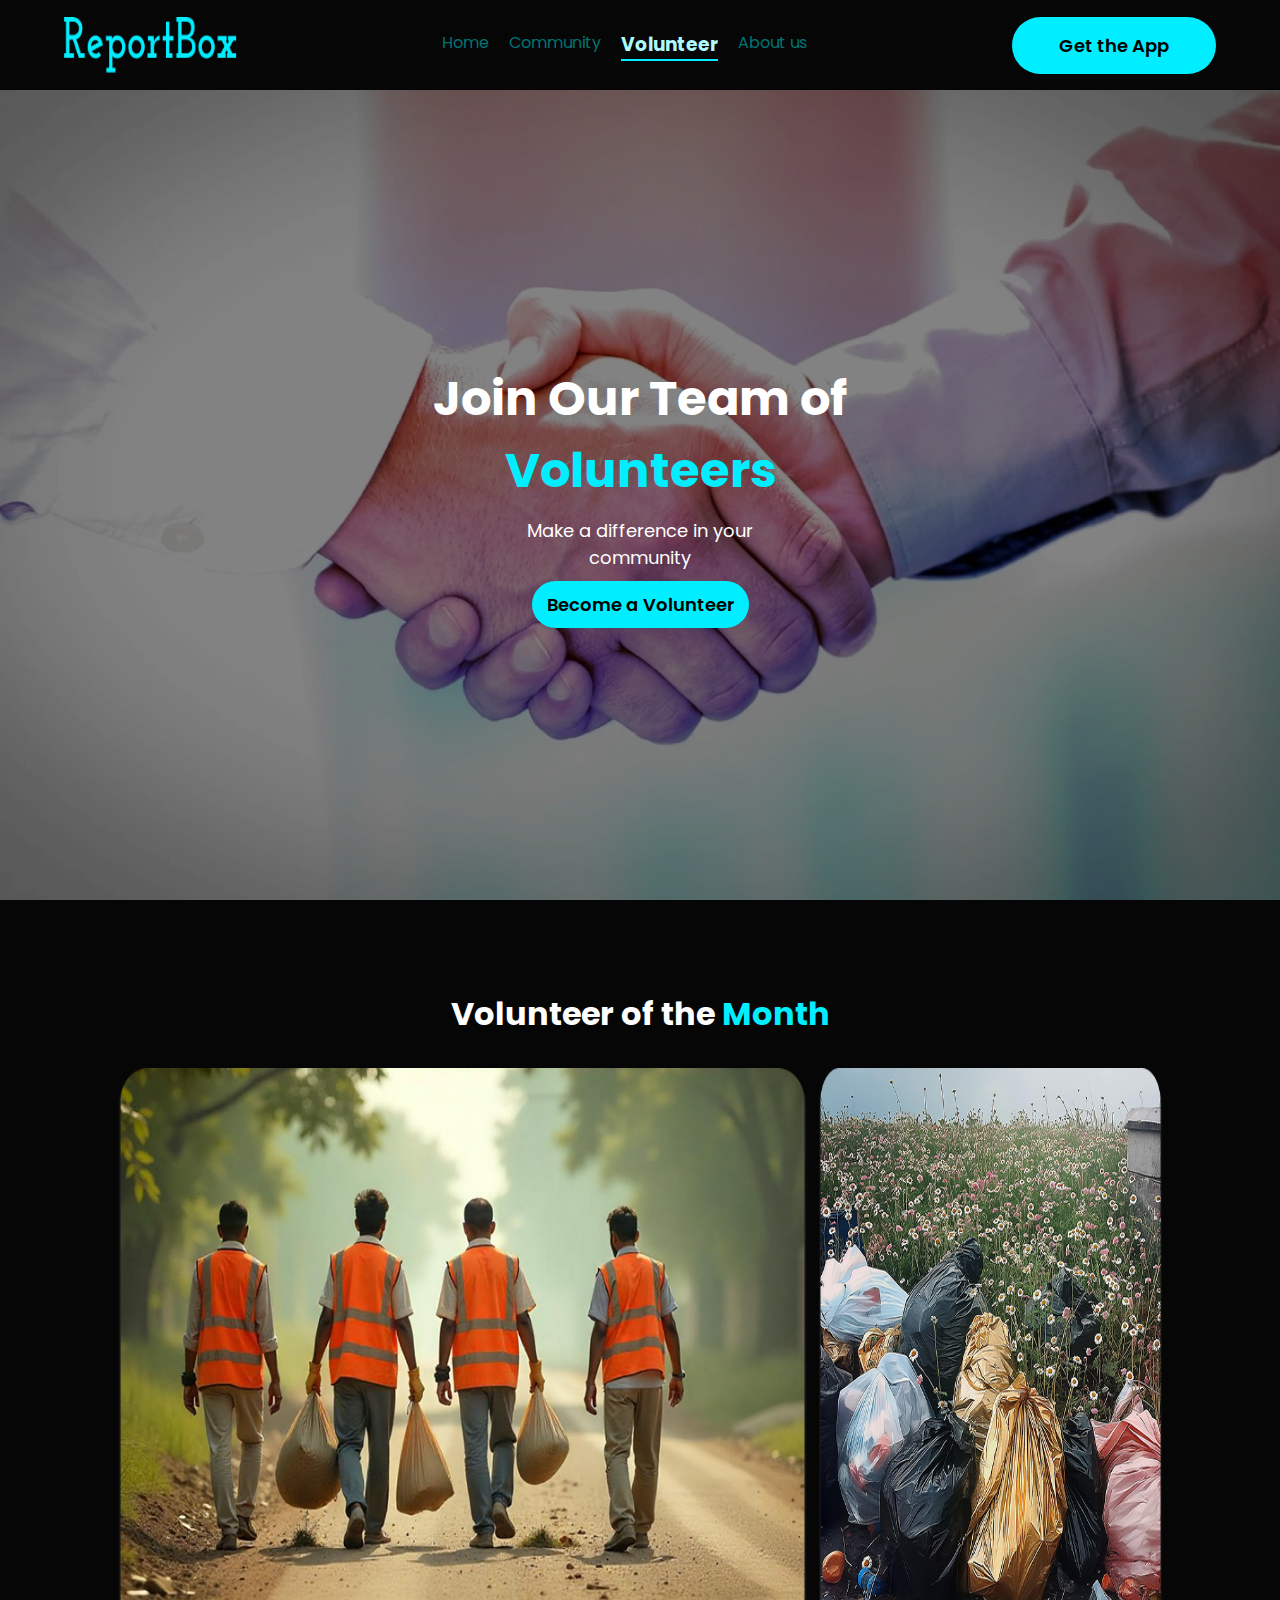
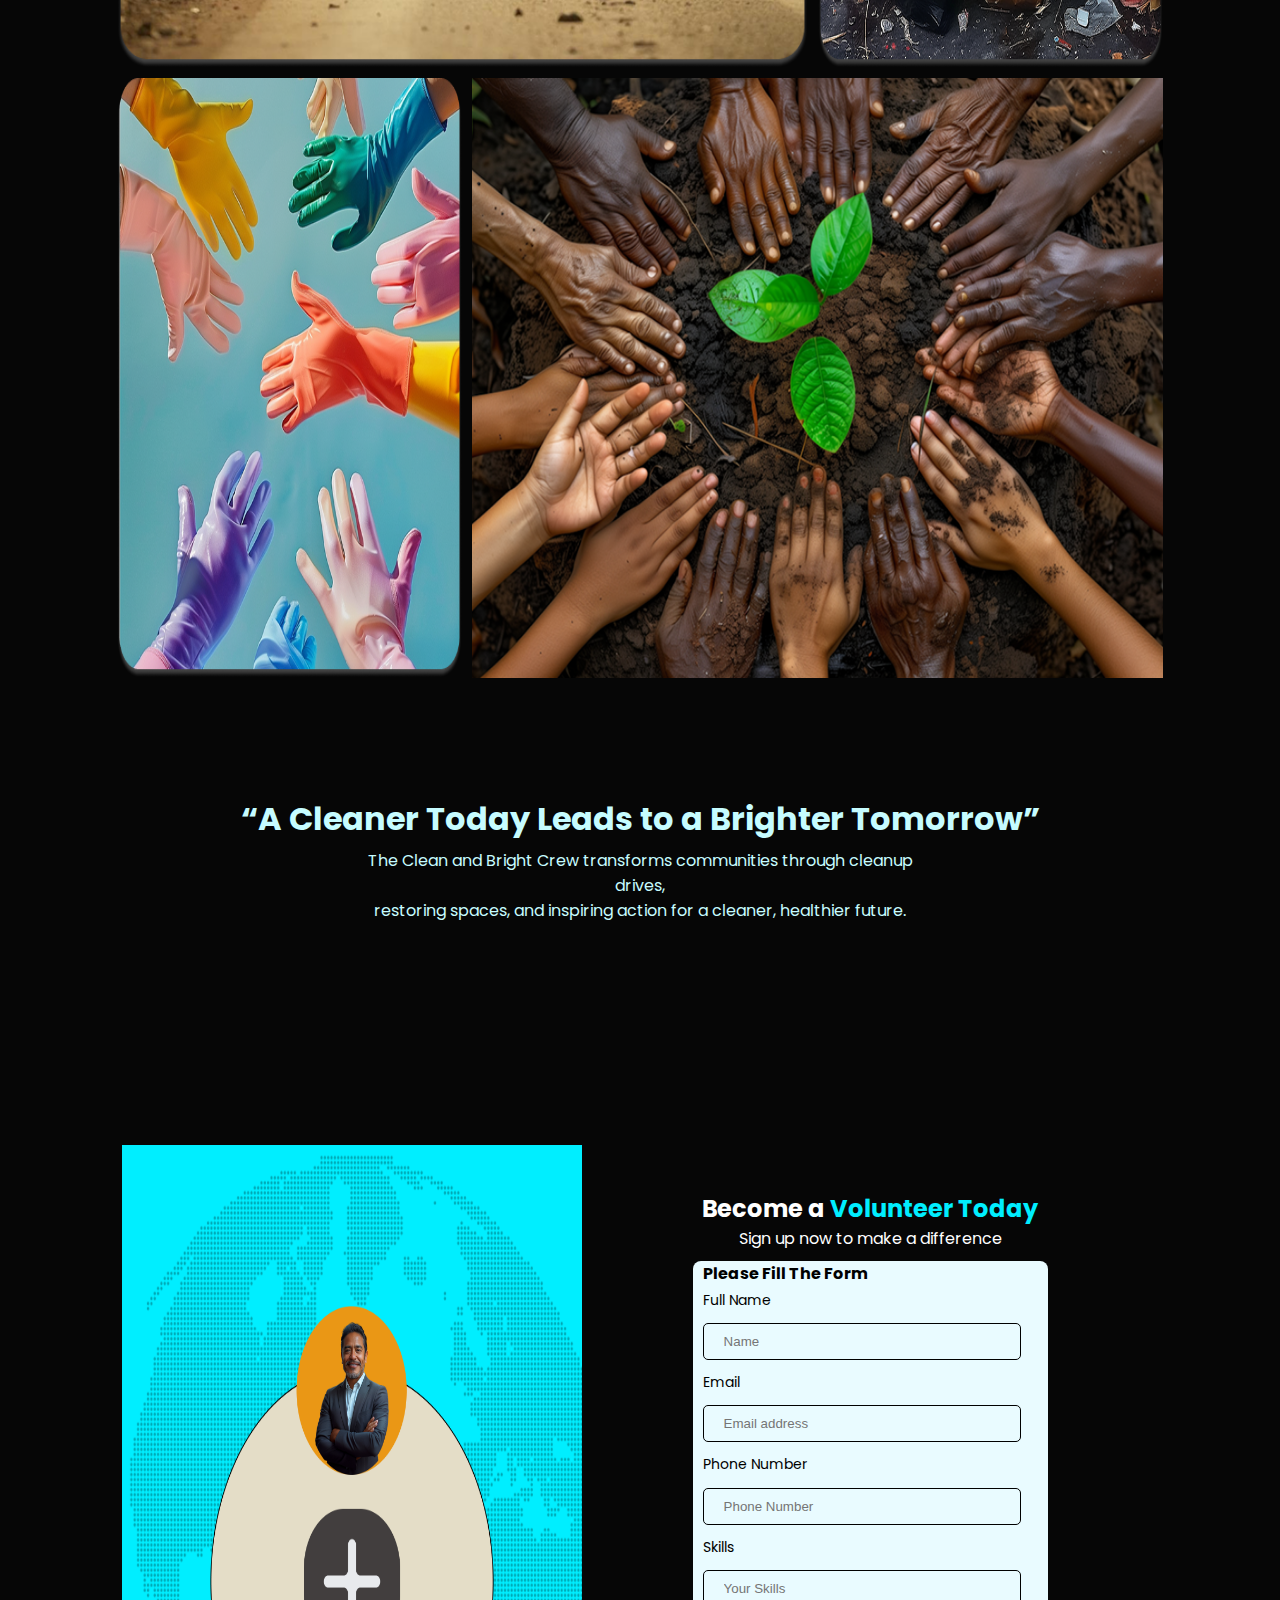
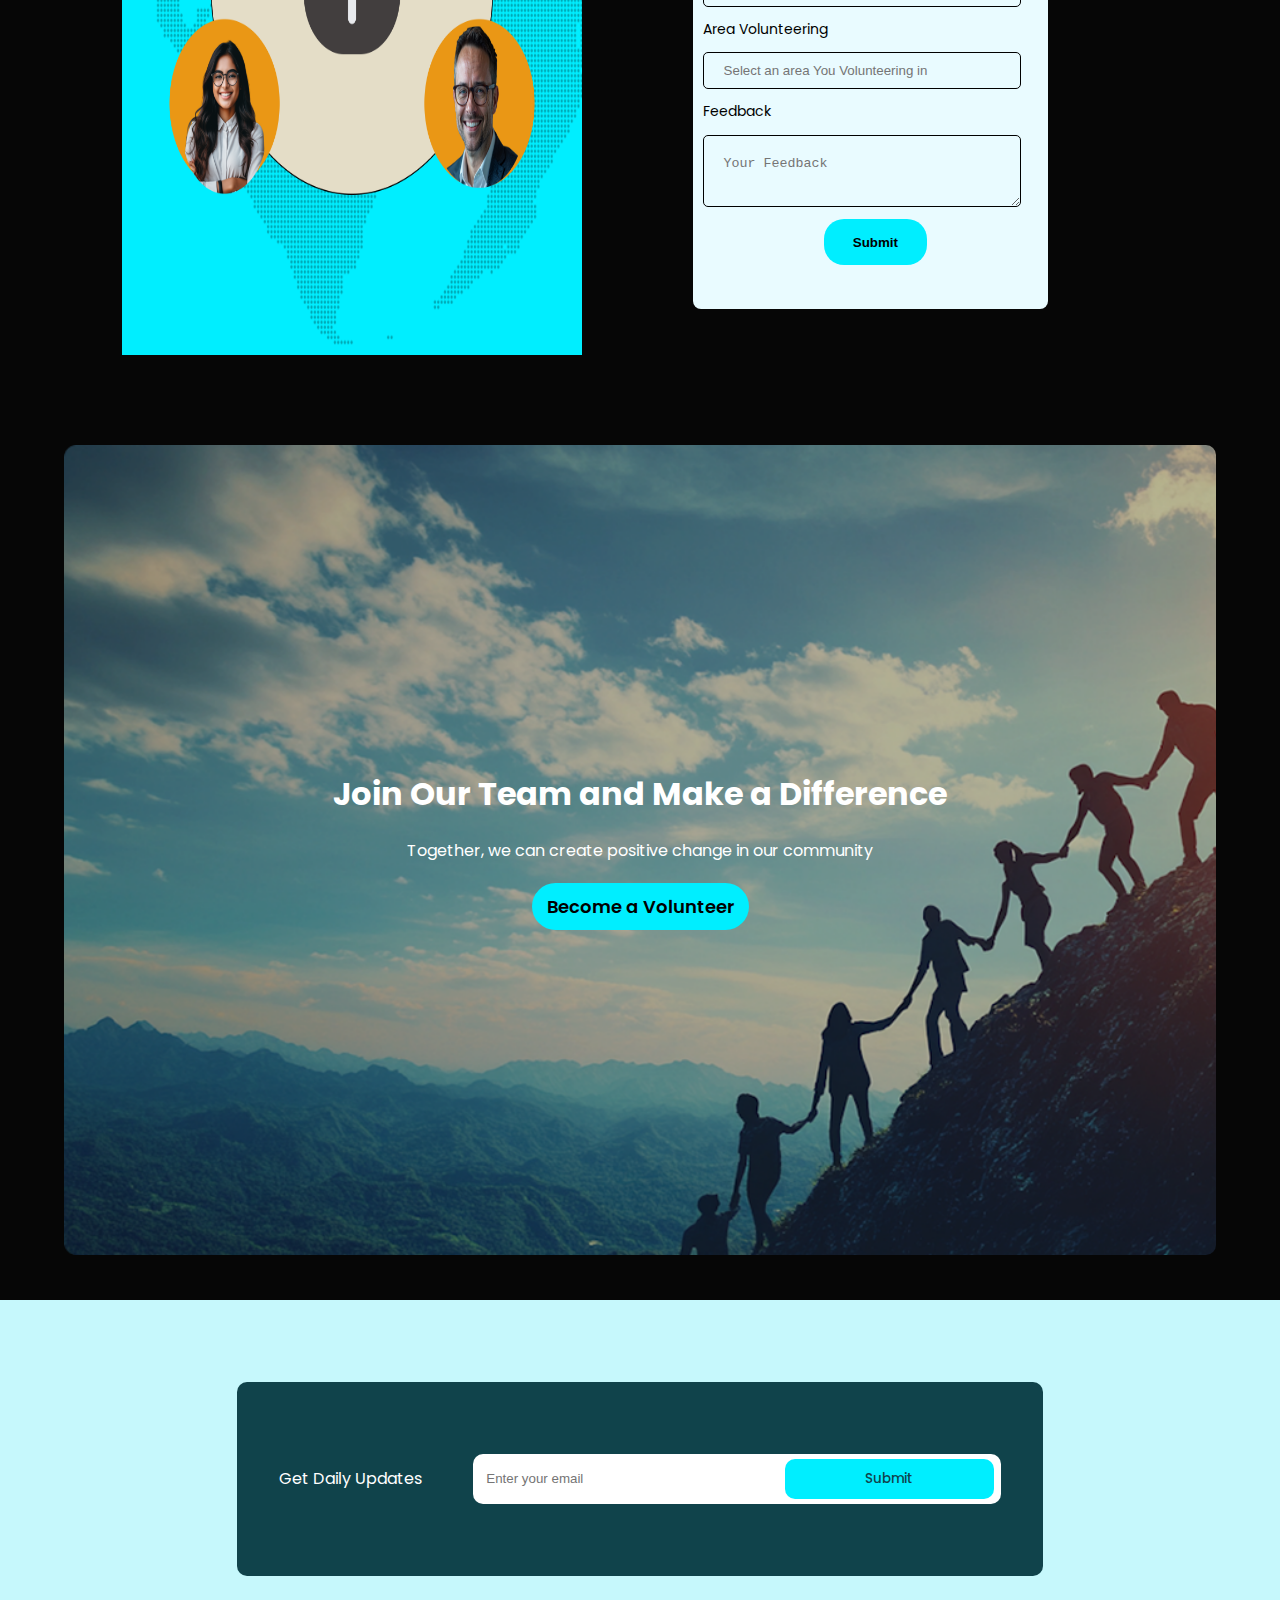
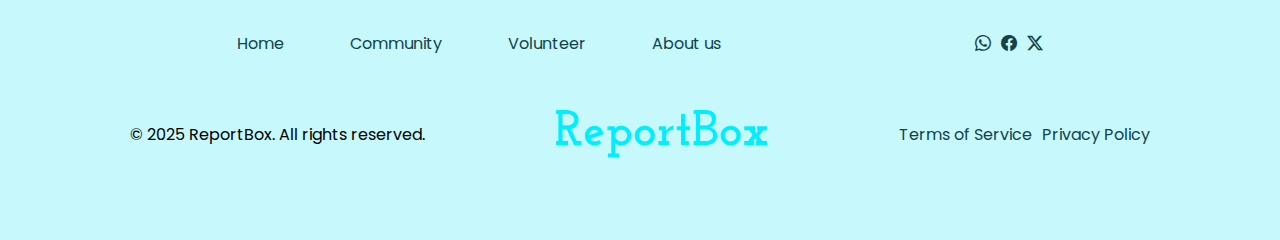
<file: pages/volunteer.html>
<!DOCTYPE html>
<html lang="en">

<head>
    <meta charset="UTF-8">
    <meta name="viewport" content="width=device-width, initial-scale=1.0">
    <title>Volunteer page</title>
    <link rel="stylesheet" href="volunteer.css">
    <link rel="stylesheet" href="../style.css">
    <link rel="stylesheet" href="../media.css">
    <link rel="stylesheet" href="https://cdn.jsdelivr.net/npm/bootstrap-icons@1.11.3/font/bootstrap-icons.min.css">
</head>

<body>
    <header>
        <div class="wrapper">
            <!--nav start  -->
            <nav>
                <div class="nav-wrap">
                    <div class="logo">
                        <img src="../Assets/Images/Home/ReportBox.png" alt="logo">
                    </div>
                    <div class="option">
                        <ul>
                            <li id="opone"><a href="../index.html">Home</a></li>

                            <li id="opone"><a href="./community.html">Community</a></li>
                            <li><a href="#">
                                    <h3 class="volunteer">Volunteer</h3>
                                </a></li>
                            <li id="opone"><a href="./aboutus.html">About us</a></li>
                        </ul>
                    </div>
                    <a href="#" id="button">Get the App</a>
                </div>
            </nav>
            <!-- nav end -->
            <!-- banner -->
            <div class="container">

                <h1>Join Our Team of </span>
                    <span class="one"> Volunteers</span>
                </h1>
                <P>Make a difference in your community</P>
                <a href="http://127.0.0.1:5502/pages/volunteer.html #section_three">Become a Volunteer</a>
            </div>
            <!-- banner end -->
        </div>
    </header>
    <main>
        <!-- section2 start -->
        <section id="section_two">
            <div class="wrapper">
                <h1>Volunteer of the <span class="two">Month</span></h1>
                <div class="gallery">
                    <div class="row_one">
                        <div class="photo_one">
                            <img src="../Assets/Images/volunteer/one.png" alt="one">
                        </div>
                        <div class="photo_two">
                            <img src="../Assets/Images/volunteer/two.png" alt="two">
                        </div>
                    </div>
                    <div class="row_two">
                        <div class="photo_two">
                            <img src="../Assets/Images/volunteer/three.png" alt="three">
                        </div>
                        <div class="photo_one">
                            <img src="../Assets/Images/volunteer/four.png" alt="four">
                        </div>
                    </div>
                </div>
                <div class="content">
                    <h1>“A Cleaner Today Leads to a Brighter Tomorrow”</h1>
                    <p>The Clean and Bright Crew transforms communities through cleanup drives,
                        <br>restoring spaces, and inspiring action for a cleaner, healthier future.
                    </p>
                </div>
            </div>
        </section>
        <!-- section2 end -->
        <!-- section3 start -->
        <section id="section_three">
            <div class="wrapper">
                <div class="side_image">
                    <img src="../Assets/Images/volunteer/sideimage.png" alt="sideimage">
                </div>
                <div class="form_side">
                    <div class="heading">
                        <h2>Become a <span class="three"> Volunteer Today</span></h2>
                        <p>Sign up now to make a difference</p>
                    </div>
                    <div class="content">
                        <h4>Please Fill The Form</h4>
                        <form action="">
                            <label class="adjust">Full Name</label>
                            <input type="text" placeholder="Name" required>
                            <label class="adjust">Email</label>
                            <input type="email" placeholder="Email address" required>
                            <label class="adjust">Phone Number</label>
                            <input type="number" placeholder="Phone Number" required>
                            <label class="adjust">Skills</label>
                            <input type="text" placeholder="Your Skills" required>
                            <label class="adjust">Area Volunteering</label>
                            <input type="text" placeholder="Select an area You Volunteering in" required>
                            <label class="adjust">Feedback</label>
                            <textarea row="0" cols="30" placeholder="Your Feedback" required></textarea>
                            <input type="submit" id="submit">
                        </form>
                    </div>
                </div>
            </div>
        </section>
        <!-- section3 end -->
        <!-- section4 start -->
        <section id="section_four">
            <div class="final">
                <h1>Join Our Team and Make a Difference</h1>
                <p>Together, we can create positive change in our community</p>
                <a href="http://127.0.0.1:5502/pages/volunteer.html #section_three">Become a Volunteer</a>
            </div>
        </section>
        <!-- section4 end -->
    </main>
    <footer>
        <div class="wrapper">
            <div class="update">
                <P>Get Daily Updates</P>
                <form class="subscribe">
                    <input type="email" class="email" placeholder="Enter your email" required><input type="submit" value="Submit"
                        class="button">
                </form>
            </div>
            <div class="bottom">
                <div class="option">
                    <ul>
                        <li><a href="../index.html">Home</a></li>
                        <li><a href="./community.html">Community</a></li>
                        <li><a href="#">Volunteer</a></li>
                        <li><a href="./aboutus.html">About us</a></li>
                    </ul>
                </div>
                <div class="icons">
                    <a href="https://web.whatsapp.com/"><i class="bi bi-whatsapp"></i></a>
                    <a href="https://www.facebook.com/"><i class="bi bi-facebook"></i></a>
                    <a href="https://x.com/?lang=en"><i class="bi bi-twitter-x"></i></a>
                </div>
            </div>
            <div class="last">
                <p>© 2025 ReportBox. All rights reserved.</p>
                <img src="../Assets/Images/Home/ReportBox.png" alt="logo">
                <div class="last_child">
                    <a href="#">Terms of Service</a>
                    <a href="#">Privacy Policy</a>
                </div>
            </div>
        </div>
    </footer>

</body>

</html>
</file>
<file: style/style.css>
@import url('https://fonts.googleapis.com/css2?family=Josefin+Slab:ital,wght@0,100..700;1,100..700&family=Poppins:ital,wght@0,100;0,200;0,300;0,400;0,500;0,600;0,700;0,800;0,900;1,100;1,200;1,300;1,400;1,500;1,600;1,700;1,800;1,900&display=swap');

* {
    padding: 0;
    margin: 0;
}

html {
    scroll-behavior: smooth;
}

:root {
    /* font family */
    --text-family: "Poppins", serif;
    --text-primary: "Josefin Slab", serif;
    /* font family end */

    /* font weight */
    --text-regular: 400;
    --text-medium: 500;
    --text-bold: 700;
    --text-semibold: 600;
    --text-light: 300;
    /* font weight end */

    /* font size */
    --text-head: 24px;
    --text-body: 20px;
    --button-font: 18px;
    --button-font-two: 16px;
    --text-sub-head: 32px;
    /* --fs-24: 24px;
    --fs-20: 20px;
    --fs-18: 18px;
    --fs-16: 16px;
    --fs-24: 32px; */


    /* font size  end*/

    /* color */
    --primary-color: #00EEFF;
    --primary-color-two: #007474;
    --primary-color-three: #10434B;
    --primary-color-four: #002A2D;
    --secondary-color: #151515;
    --main-color: #ADFAFF;
    --foot-bg: #C6F8FC;
    --bg-color: #060606;
    --hover-color: #07636a;

    /* color end */

}

body {
    background-color: var(--bg-color);
}

/* header start */
header {
    width: 100%;
    height: 100vh;
}

/* nav start */
/* nav start */
header nav {
    height: 10%;
    width: 100%;
    display: flex;
    justify-content: center;
    align-items: center;

}

header .nav-wrap {
    width: 90%;
    height: 90%;
    display: flex;
    justify-content: space-between;
    align-items: center;

}

header nav .nav-wrap .logo {
    width: 15%;
    height: 70%;
}

header nav .nav-wrap .logo img {
    width: 100%;
    height: 100%;
}

header nav .nav-wrap a {
    text-decoration: none;
    color: black;
}

header nav .nav-wrap #button {
    background-color: var(--primary-color);
    color: black;
    border: none;
    border-radius: 50px;
    font-family: var(--text-family);
    font-size: var(--button-font);
    font-weight: var(--text-semibold);
       padding: 13px 45px;
}

header nav .nav-wrap #button:hover {
    background-color: var(--hover-color);
    color: white;
}

header nav .nav-wrap .menu_icon {
    display: none;
}

header nav .nav-wrap input {
    display: none;
}

header nav .nav-wrap ul {
    display: flex;
    justify-content: center;
    gap: 20px;
}

header nav .nav-wrap ul li {
    list-style: none;

}

header nav .nav-wrap ul li a {
    text-decoration: none;
    color: var(--primary-color-two);
    font-family: var(--text-family);
}

header nav .nav-wrap ul li a:hover {
    color: var(--main-color);
}

header nav .nav-wrap ul li a .home {
    border-bottom: 2px solid var(--primary-color);
    color: var(--main-color);
}

/* nav end */

/* footer start */
footer {
    width: 100%;
    height: 60vh;
    background-color: var(--foot-bg);
    font-family: var(--text-family);
    display: flex;
    align-items: center;
    justify-content: center;
    padding-top: 10px;
    padding-bottom: 10px;

}

footer .wrapper {
    width: 90%;
    height: 90%;
    display: flex;
    /* align-items: center; */
    justify-content: space-evenly;
    flex-direction: column;
}

footer .wrapper .update {
    height: 40%;
    width: 50%;
    background-color: var(--primary-color-three);
    border-radius: 10px;
    display: flex;
    justify-content: space-evenly;
    align-items: center;
    align-self: center;
    column-gap: 10px;
}

footer .wrapper .update p {
    color: white;
}

footer .wrapper .update .email {
    width: 40%;
    height: 30%;
    border-radius: 5px;
    border: none;
    padding-left: 15px;
}

footer .wrapper .update .subscribe {
    background-color: #ffffff;
    width: 360px;
    height: 52px;
    display: flex;
    justify-content: center;
    align-items: center;
    padding: 5px;
    border-radius: 10px;
}

footer .wrapper .update .subscribe .email {
    outline: none;
    width: 55%;
    /* padding:10px; */
}

footer .wrapper .update .subscribe .button {
    background-color: var(--primary-color);
    color: var(--primary-color-three);
    border-radius: 50px;
    border: none;
    width: 150px;
    height: 50px;
    font-family: var(--text-family);
    font-size: var(--button-font);
    font-weight: var(--text-medium);
    cursor: pointer;
}

footer .wrapper .update .subscribe .button:hover {
    background-color: var(--hover-color);
    color: white;
}

footer .wrapper .option ul li a {
    text-decoration: none;
    color: var(--primary-color-three);
}

footer .wrapper .option ul li a:hover {
    color: var(--hover-color);
}

footer .wrapper .option ul li {
    list-style: none;
}

footer .wrapper .bottom .option {
    width: 60%;

}

footer .wrapper .bottom .option ul {
    display: flex;
    width: 100%;
    justify-content: space-between;
}

footer .wrapper .bottom {
    width: 50%;
    display: flex;
    justify-content: space-between;
    align-self: center;
    gap: 30px;
}

footer .wrapper .bottom .icons {
    display: flex;
    gap: 10px;
}

footer .wrapper .bottom .icons i {
    font-size: 24px;
}

footer .wrapper .bottom .icons a {
    color: var(--primary-color-three);
}

footer .wrapper .last {
    display: flex;
    align-items: center;
    justify-content: space-around;
}

footer .wrapper .last a {
    color: var(--primary-color-three);
}

footer .wrapper .last a:hover {
    color: var(--hover-color);

}

footer .wrapper .last .last_child {
    display: flex;
    gap: 30px;
}

/* footer end */
/* media query */
@media only screen and (max-width:1121px) {
    header nav .nav-wrap #button {
        /* width: 15%;
        height: 20%; */
        display: flex;
        justify-content: center;
        align-items: center;
        font-size: var(--button-font-two);
    }

    header .nav-wrap {
        width: 85%;
        height: 85%;
    }

    header nav .nav-wrap .logo {
        width: 20%;
        height: 70%;
    }
}

@media only screen and (max-width:892px) {

    header nav .nav-wrap .logo {
        width: 25%;
        height: 80%;
    }

    header nav .nav-wrap #button {
        display: none;
    }

    header nav .nav-wrap {
        display: flex;
        justify-content: space-between;
    }

    header nav .nav-wrap .menu_icon {
        width: 55px;
        height: 40px;
        display: block;
        font-size: 40px;
        color: #ffffff;
        display: flex;
        justify-content: center;
        align-items: center;
        border-radius: 5px;

    }

    /* header nav .nav-wrap ul li {
        display: none;
    } */

    header nav .nav-wrap ul {
        display: flex;
        justify-content: center;
        gap: 30px;
        flex-direction: column;
        position: absolute;
        top: -100%;
        right: 0;
        background-color: #859393;
        color: black;
        width: 100%;
        height: 50%;
        text-align: center;
        padding: 10px 0;
        border-radius: 0px 0px 20px 20px;
        transition: ease-in-out 0.5s;
    }

    #check:checked~ul {
        top: 10%;
    }

    header nav .nav-wrap ul li a {
        font-size: 20px;
    }

    header nav .nav-wrap ul li a .home {
        border: none;
        font-size: 24px;
    }

    header nav .nav-wrap ul li a .aboutus {
        border: none;
        font-size: 24px;
    }

    header nav .nav-wrap ul li a .volunteer {
        border: none;
        font-size: 24px;
    }

    header nav .nav-wrap ul li a .community {
        border: none;
        font-size: 24px;
    }

    /* header nav .nav-wrap ul li a .aboutus {
        width: 30px;
    } */
}

@media only screen and (max-width:630px) {
    header nav .nav-wrap .logo {
        width: 30%;
        height: 70%;
    }
}

@media only screen and (max-width:520px) {
    header nav .nav-wrap .logo {
        width: 40%;
        height: 70%;
    }
}

@media only screen and (max-width:400px) {
    header nav .nav-wrap .logo {
        width: 50%;
        height: 70%;
    }
}

@media only screen and (max-width:320px) {
    header nav .nav-wrap .logo {
        width: 60%;
        height: 70%;
    }
}

/* banner */
@media only screen and (max-width:784px) {

    .container {
        background-position: center;
    }

    .container h1 {
        width: 100%;
        font-size: 42px;
    }

    .container p {
        width: 100%;
        font-size: 16px;
    }

}

@media only screen and (max-width:691px) {

    .container {
        background-position: center;
    }

    .container h1 {
        width: 65%;
        font-size: 40px;
    }

    .container p {
        font-size: 16px;
    }
}

@media only screen and (max-width:492px) {

    .container {
        background-position: center;
    }

    .container h1 {
        width: 75%;
        font-size: 40px;
    }

    .container p {
        width: 60%;
        font-size: 16px;
    }
}

@media only screen and (max-width:409px) {

    .container {
        background-position: center;
    }

    .container h1 {
        /* width: 85%; */
        font-size: 36px;
    }

    .container p {
        width: 70%;
        font-size: 16px;
    }
}

@media only screen and (max-width:353px) {

    .container {
        background-position: center;
    }

    .container h1 {
        /* width: 85%; */
        font-size: 32px;
    }

    .container p {
        width: 70%;
        font-size: 14px;
    }
}

@media only screen and (max-width:313px) {

    .container {
        background-position: center;
    }

    .container h1 {
        /* width: 85%; */
        font-size: 30px;
    }

    .container p {
        width: 70%;
        font-size: 12px;
    }
}

/* footer */
@media only screen and (max-width:1496px) {
    footer .wrapper .update .subscribe {
        width: 48%;
    }
}

@media only screen and (max-width:1473px) {
    footer .wrapper .update .subscribe {
        width: 50%;
    }
}

@media only screen and (max-width:1425px) {
    footer .wrapper .update .subscribe {
        width: 53%;
    }
}

@media only screen and (max-width:1365px) {
    footer .wrapper .update {
        height: 40%;
        width: 50%;
    }

    footer .wrapper .bottom {
        width: 70%;
    }
}

@media only screen and (max-width:1357px) {
    footer .wrapper .update .subscribe {
        width: 55%;
    }
}

@media only screen and (max-width:1315px) {
    footer .wrapper .update .subscribe {
        width: 56%;
    }
}

@media only screen and (max-width:1276px) {
    footer .wrapper .update {
        width: 52%;
    }
}

@media only screen and (max-width:1225px) {
    footer .wrapper .update .subscribe {
        width: 58%;
    }
}

@media only screen and (max-width:1169px) {
    footer .wrapper .update .subscribe {
        width: 60%;
    }
}

@media only screen and (max-width:1133px) {
    footer .wrapper .update .subscribe {
        width: 63%;
    }
}

@media only screen and (max-width:1100px) {
    footer .wrapper .update {
        width: 60%;
    }

    footer .wrapper .update .subscribe {
        width: 54%;
    }
}

@media only screen and (max-width:1096px) {
    footer .wrapper .update .subscribe {
        width: 55%;
    }
}

@media only screen and (max-width:1052px) {
    footer .wrapper .update {
        height: 40%;
        width: 70%;
    }
}

@media only screen and (max-width:1071px) {
    footer .wrapper {
        width: 95%;
        height: 95%;
        display: flex;
        flex-direction: column;
        justify-content: space-evenly;
        align-items: center;
    }

    footer .wrapper .update {
        width: 70%;
    }

    footer .wrapper .update .subscribe {
        width: 350px;
        height: 52px;
        display: flex;
        justify-content: center;
        align-items: center;
    }

    footer .wrapper .update .subscribe .button {
        width: 150px;
        height: 50px;
        padding: 0px;
        display: flex;
        justify-content: center;
        align-items: center;
    }

    /* term & conditions */

    footer .wrapper .last {
        width: 80%;
        height: 40%;
        display: flex;
        flex-direction: column;

    }

    footer .wrapper .last img {
        order: -1;
    }
}

@media only screen and (max-width:952px) {
    footer .wrapper .update {
        height: 40%;
        width: 70%;
    }

    footer .wrapper .bottom {
        width: 75%;
    }
}

@media only screen and (max-width:853px) {
    footer .wrapper {
        width: 95%;
        height: 95%;
        display: flex;
        flex-direction: column;
        justify-content: space-evenly;
        align-items: center;
    }

    footer .wrapper .update .subscribe {
        width: 400px;
        display: flex;
        justify-content: space-between;
        align-items: center;
    }

    footer .wrapper .update .subscribe .email {
        width: 40%;
    }

    footer .wrapper .update {
        height: 40%;
        width: 95%;
        display: flex;
        justify-content: center;
        align-items: center;
    }

    footer .wrapper .update p {
        /* width: 80%; */
        height: 30%;
        font-size: var(--button-font);
        display: flex;
        align-items: center;
        text-align: center;
    }

    footer .wrapper .bottom {
        width: 95%;
    }
}

@media only screen and (max-width:659px) {
    footer {
        width: 100%;
        height: 70vh;
    }

    footer .wrapper .update {
        height: 30%;
        width: 75%;
        display: flex;
        flex-direction: column;
        justify-content: center;
    }

    footer .wrapper .update p {
        width: 90%;
        height: 30%;
        font-size: var(--button-font);
        display: flex;
        align-items: center;
        justify-content: center;
    }



    footer .wrapper .bottom {
        height: 20%;
        width: 75%;
        display: flex;
        flex-direction: column;
        align-items: center;
        justify-content: start;

    }

    footer .wrapper .bottom .option {
        width: 100%;
    }

    footer .wrapper .bottom .option ul {
        width: 100%;
        display: flex;
        justify-content: space-evenly;

    }

    footer .wrapper .bottom .icons {
        font-size: 20px;
    }

}

@media only screen and (max-width:620px) {}

@media only screen and (max-width:594px) {
    footer .wrapper .update {
        height: 30%;
        width: 85%;
    }

    footer .wrapper .update p {
        width: 80%;
        height: 30%;
    }

    footer .wrapper .update .subscribe {
        width: 369px;
    }

    footer .wrapper .update .subscribe .button {
        display: flex;
        justify-content: center;
        align-items: center;
    }

    /* term & conditions */

    footer .wrapper .last {
        display: flex;
        flex-direction: column;
        justify-content: space-between;
    }

    footer .wrapper .last img {
        order: -1;
    }
}

@media only screen and (max-width:485px) {
    footer {
        width: 100%;
        height: 75vh;
    }

    footer .wrapper {
        width: 97%;
        height: 97%;
    }

    footer .wrapper .update {
        height: 30%;
        width: 85%;
    }

    footer .wrapper .update .subscribe {
        width: 315px;
    }

    footer .wrapper .update p {
        width: 90%;
        height: 30%;
        font-size: var(--button-font-two);
    }

    footer .wrapper .bottom .option {
        width: 60%;
        height: auto;

    }

    footer .wrapper .bottom .option ul {
        display: flex;
        flex-direction: column;
        justify-content: space-evenly;
        align-items: center;
    }

    footer .wrapper .bottom {
        height: 50%;
        width: 75%;
        display: flex;
        justify-content: center;
        align-items: center;
        font-size: 20px;
    }

    footer .wrapper .last {
        height: 30%;
    }

    footer .wrapper .update .subscribe .button {

        font-size: var(--button-font-two);

    }
}

@media only screen and (max-width:390px) {
    footer .wrapper {
        width: 98%;
        height: 97%;
    }

    footer .wrapper .update {
        height: 30%;
        width: 90%;
    }

    footer .wrapper .update .subscribe {
        width: 300px;
    }

    footer .wrapper .update .subscribe .button {
        width: 120px;
        height: 40px;
        padding: 0px;
    }

    footer .wrapper .bottom {
        height: 45%;
    }

    footer .wrapper .last {
        font-size: 12px;
    }
}

@media only screen and (max-width:354px) {
    footer .wrapper .update .subscribe {
        width: 250px;
        height: 35px;
    }
}
</file>
<file: style/home.css>
/* banner */
.container {
    background: url(../Assets/Images/Home/banner.png);
    background-repeat: no-repeat;
    background-size: cover;
    height: 90%;
    width: 100%;
    color: white;
    display: flex;
    justify-content: center;
    align-items: center;
    flex-direction: column;
    text-align: center;
    font-family: var(--text-family);
    font-size: var(--text-head);

}

.container h1 {
    width: 45%;
    height: auto;
}

.container h1 .one {
    color: var(--primary-color);
    display: block;
}

.container p {
    font-size: var(--button-font);
    font-weight: var(--text-regular);
    width: 40%;

}

/* banner end */
/* 2nd section start */
#section_two {
    width: 100%;
    height: 85vh;
    display: flex;
    justify-content: center;
    align-items: center;
}
#section_two .content_two {
    width: 90%;
    height: 90%;
    font-family: var(--text-family);
    display: flex;
    flex-direction: column;
    justify-content: space-evenly;
    align-items: center;
}
#section_two .content_two .heading{
height: 10%;
width: 100%;
display: flex;
justify-content: center;
align-items: center;

}
#section_two .content_two .heading h1 {
    color: white;
    text-align: center;
    font-size: 32px;
}

#section_two .content_two .heading h1 .two {
    color: var(--primary-color);
}

/* 2nd section cards start  */

#section_two .content_two .cards {
    display: flex;
    height: auto;
    width: 100%;
    height: 90%;
    justify-content: space-evenly;
    padding-top: 30px;
}

/* card1 */

#section_two .content_two .cards .card_one {
    height: auto;
    width: 20%;
}

#section_two .content_two .cards .card_one img {
    height: auto;
    width: 100%;
}

#section_two .content_two .cards .card_one h5 {
    color: var(--main-color);
    font-family: var(--text-primary);
    font-weight: bold;
    font-size: x-large;
    height: auto;
    width: 100%;
    padding: 5px 0px 5px 0px;

}

#section_two .content_two .cards .card_one p {
    color: white;
    font-family: var(--text-family);
    font-weight: lighter;
    height: auto;
    width: 100%;

}

/* card2 */
#section_two .content_two .cards .card_two {
    height: auto;
    width: 20%;
}

#section_two .content_two .cards .card_two img {
    height: auto;
    width: 100%;
}

#section_two .content_two .cards .card_two h5 {
    color: var(--main-color);
    font-family: var(--text-primary);
    font-weight: bold;
    font-size: x-large;
    height: auto;
    width: 100%;
    padding: 5px 0px 5px 0px;
}

#section_two .content_two .cards .card_two p {
    color: white;
    font-family: var(--text-family);
    font-weight: lighter;
    height: auto;
    width: 100%;
}

/* card3 */
#section_two .content_two .cards .card_three {
    height: auto;
    width: 20%;
}

#section_two .content_two .cards .card_three img {
    height: auto;
    width: 100%;
}

#section_two .content_two .cards .card_three h5 {
    color: var(--main-color);
    font-family: var(--text-primary);
    font-weight: bold;
    font-size: x-large;
    height: auto;
    width: 100%;
    padding: 5px 0px 5px 0px;
}

#section_two .content_two .cards .card_three p {
    color: white;
    font-family: var(--text-family);
    font-weight: lighter;
    height: auto;
    width: 100%;
}

/* card4 */
#section_two .content_two .cards .card_four {
    height: auto;
    width: 20%;
}

#section_two .content_two .cards .card_four img {
    height: auto;
    width: 100%;
}

#section_two .content_two .cards .card_four h5 {
    color: var(--main-color);
    font-family: var(--text-primary);
    font-weight: bold;
    font-size: x-large;
    height: auto;
    width: 100%;
    padding: 5px 0px 5px 0px;
}

#section_two .content_two .cards .card_four p {
    color: white;
    font-family: var(--text-family);
    font-weight: lighter;
    height: auto;
    width: 100%;

}

/* card end */
/* 2nd section end  */
/* section3 start */
#section_three {
    width: 100%;
    height: 100vh;
    color: white;
    font-family: var(--text-family);
    display: flex;
    flex-direction: column;
    gap: 30px;
    justify-content: center;
    align-items: center;

}

#section_three h2 {
    text-align: center;
    font-size: 32px;
}

#section_three h2 .three {
    color: var(--primary-color);
}

#section_three p {
    text-align: center;
    font-weight: var(--text-light);
}

#section_three .content_three {
    width: 70%;
    display: flex;
    justify-content: center;
    align-items: center;
    /* padding-top: 30px; */
}

#section_three .content_three .image {
    width: 40%;
    height: auto;
}

#section_three .content_three .image img {
    width: 100%;
    height: auto;
}

#section_three .content_three .box_content {
    width: 60%;
    height: auto;
    display: flex;
    justify-content: center;
    align-items: center;
    background-color: var(--primary-color-two);
    padding: 60px 10px 60px 10px;
    border-radius: 0px 15px 15px 0px;
}

.box_content ul {
    display: flex;
    flex-direction: column;
    gap: 15px;
}

.box_content ul li {
    list-style: none;
}

.box_content ul .four {
    color: black;
    font-weight: var(--text-semibold);
}

/* section3 end */
/* section4 start */
#section_four {
    width: 100%;
    height: 100vh;
    display: flex;
    justify-content: center;
    align-items: center;
    font-family: var(--text-family);

}

#section_four .ref {
    display: flex;
    justify-content: space-evenly;
    align-items: center;
    text-align: center;
    width: 80%;
    height: 100%;
}

#section_four .ref_one {
    height: 90%;
    width: 30%;
    border: 1px solid var(--primary-color);
    border-radius: 10px;
    background: url(../Assets/Images/community/banner.png);
    background-size: cover;
    background-repeat: no-repeat;
    background-position: center;
    display: flex;
    flex-direction: column;
    justify-content: end;
    align-items: center;
    gap: 10px;
    padding-bottom: 40px;
}

#section_four .ref .ref_one h4 {
    color: var(--primary-color);
    width: 80%;
    font-size: var(--text-head);
}

#section_four .ref .ref_one h6 {
    color: white;
    font-weight: var(--text-light);
    width: 80%;
}

#section_four .ref .ref_one p {
    color: white;
    width: 80%;
    font-size: var(--button-font-two);
}

#section_four .ref_two {
    height: 90%;
    width: 30%;
    border: 1px solid var(--primary-color);
    border-radius: 10px;
    background: url(../Assets/Images/volunteer/banner.png);
    background-size: cover;
    background-repeat: no-repeat;
    background-position: center;
    display: flex;
    flex-direction: column;
    justify-content: end;
    align-items: center;
    gap: 10px;
    padding-bottom: 40px;

}

#section_four .ref .ref_two h4 {
    color: var(--primary-color);
    width: 80%;
    font-size: var(--text-head);
}

#section_four .ref .ref_two h6 {
    color: white;
    font-weight: var(--text-light);
    width: 80%;
}

#section_four .ref .ref_two p {
    color: white;
    width: 80%;
}

#section_four .ref_three {
    height: 90%;
    width: 30%;
    border: 1px solid var(--primary-color);
    border-radius: 10px;
    background: url(../Assets/Images/aboutus/banner.png);
    background-size: cover;
    background-repeat: no-repeat;
    background-position: center;
    display: flex;
    flex-direction: column;
    justify-content: end;
    align-items: center;
    gap: 10px;
    padding-bottom: 40px;

}

#section_four .ref .ref_three h4 {
    color: var(--primary-color);
    width: 80%;
    font-size: var(--text-head);
}

#section_four .ref .ref_three h6 {
    color: white;
    font-weight: var(--text-light);
    width: 80%;
}

#section_four .ref .ref_three p {
    color: white;
    width: 80%;
}

#section_four .ref a {
    text-decoration: none;
    color: black;
    background-color: var(--primary-color);
    border-radius: 30px;
    border: none;
    width: 50%;
    padding: 10px 15px;
    font-family: var(--text-family);
    font-weight: var(--text-semibold);
}

#section_four .ref a:hover {
    background-color: var(--hover-color);
    color: white;

}

/* section4 end */
/* section5 start */
#section_five {
    width: 100%;
    height: 90vh;
    font-family: var(--text-family);
    display: flex;
    justify-content: center;
    align-items: center;
    flex-direction: column;
    padding-top: 30px;
}

#section_five h1 {
    color: white;
    font-size: 32px;
}

#section_five h1 .five {
    color: var(--primary-color);
}
#section_five .benefits{
    width: 90%;
    height: 90%;
    display: flex;
    flex-wrap: wrap;
    justify-content: center;
    align-content: center;
    gap: 10px;
}
#section_five .benefits .bcard{
    width: 24%;
    height: 40%;
    display: flex;
    flex-direction: column;
    justify-content: center;
    align-items: center;
}
#section_five .benefits .bcard .bcard_image{
    width: 30%;
    height: 40%;
}
#section_five .benefits .bcard .bcard_image img{
    width: 100%;
    height: 100%;
    object-fit: contain;
}
#section_five .benefits .bcard h6 {
    color: var(--primary-color);
    font-size: 20px;
    text-align: center;
    width: 70%;
}
/* section5 end */
/* media query */
/* banner */
@media only screen and (max-width:784px) {

    .container {
        background-position: center;
    }

    .container h1 {
        width: 55%;
        font-size: 42px;
    }

    .container p {
        width: 50%;
        font-size: 16px;
    }

}
@media only screen and (max-width:691px) {

    .container {
        background-position: center;
    }

    .container h1 {
        width: 65%;
        font-size: 40px;
    }

    .container p {
        font-size: 16px;
    }
}
@media only screen and (max-width:492px) {

    .container {
        background-position: center;
    }

    .container h1 {
        width: 75%;
        font-size: 40px;
    }

    .container p {
        width: 60%;
        font-size: 16px;
    }
}
@media only screen and (max-width:409px) {

    .container {
        background-position: center;
    }

    .container h1 {
        /* width: 85%; */
        font-size: 36px;
    }

    .container p {
        width: 70%;
        font-size: 16px;
    }
}
@media only screen and (max-width:353px) {

    .container {
        background-position: center;
    }

    .container h1 {
        /* width: 85%; */
        font-size: 32px;
    }

    .container p {
        width: 70%;
        font-size: 14px;
    }
}
@media only screen and (max-width:313px) {

    .container {
        background-position: center;
    }

    .container h1 {
        /* width: 85%; */
        font-size: 30px;
    }

    .container p {
        width: 70%;
        font-size: 12px;
    }
}




@media only screen and (max-width:1496px) {
    #section_two {
        width: 100%;
        height: auto;
         padding: 40px 0px;
    }
       #section_three{
        height: auto;
        padding: 30px 0px;
    }
}
@media only screen and (max-width:1440px) {
    #section_five .benefits .bcard .bcard_image{
        width: 40%;
        height: 50%;
    }
}

@media only screen and (max-width:1313px) {
    
    #section_four .ref {
        width: 90%;
    }
}
@media only screen and (max-width:1312px) {
    #section_five .benefits .bcard h6{
        font-size: 18px;
    }
}
@media only screen and (max-width:1133px) {


    #section_two .content_two .cards .card_one h5 {
        font-size: 18px;
    }

    #section_two .content_two .cards .card_one p {
        font-size: 12px;
    }

    #section_two .content_two .cards .card_two h5 {
        font-size: 18px;
    }

    #section_two .content_two .cards .card_two p {
        font-size: 12px;
    }

    #section_two .content_two .cards .card_three h5 {
        font-size: 18px;
    }

    #section_two .content_two .cards .card_three p {
        font-size: 12px;
    }

    #section_two .content_two .cards .card_four h5 {
        font-size: 18px;
    }

    #section_two .content_two .cards .card_four p {
        font-size: 12px;
    }

}
@media only screen and (max-width:1049px) {
/* 
    #section_two{
        height: 70vh;
    } */
 
    #section_three .content_three {
        width: 90%;
    }

    #section_three .content_three .image {
        width: 50%;
        height: auto;
    }

    #section_three .content_three .box_content {
        width: 50%;
    }

    .box_content ul .four {
        font-size: 20px;
    }

    .box_content ul {
        font-size: 18px;
    }
}

@media only screen and (max-width:896px) {
    .box_content ul .four {
        font-size: 18px;
    }
    
    .box_content ul {
        font-size: 16px;
    }
}
@media only screen and (max-width:858px) {
    #section_two .content_two .cards .card_one {
        height: 25%;
        width: 20%;
    }

    #section_two .content_two .cards .card_one h5 {
        font-size: 18px;
    }

    #section_two .content_two .cards .card_one p {
        font-size: 14px;
    }


    #section_two .content_two .cards .card_two {
        height: 25%;
        width: 20%;
    }

    #section_two .content_two .cards .card_two h5 {
        font-size: 18px;
    }

    #section_two .content_two .cards .card_two p {
        font-size: 14px;
    }


    #section_two .content_two .cards .card_three {
        height: 25%;
        width: 20%;
    }

    #section_two .content_two .cards .card_three h5 {
        font-size: 18px;
    }

    #section_two .content_two .cards .card_three p {
        font-size: 14px;
    }


    #section_two .content_two .cards .card_four {
        height: 25%;
        width: 20%;
    }

    #section_two .content_two .cards .card_four h5 {
        font-size: 18px;
    }

    #section_two .content_two .cards .card_four p {
        font-size: 14px;
    }

}

@media only screen and (max-width:832px) {
    #section_five {
        height: 100vh;
    }
   
    #section_five .benefits .bcard{
        width: 30%;
        height: 30%;
    }
}
@media only screen and (max-width:798px) {
    #section_three h2 {
        font-size: 28px;
    }
    #section_three p {
        font-size: 14px;
    }
    .box_content ul .four {
        font-size: 16px;
    }
    
    .box_content ul {
        font-size: 14px;
    }
}
@media only screen and (max-width:769px) {
    /* #section_two {
        width: 100%;
        height: 180vh;
    } */

    #section_two .content_two .cards {
        height: 90%;
        flex-wrap: wrap;
        justify-content: center;
        align-content: center;
        gap: 30px;
    }

    #section_two .content_two .cards .card_one {
        width: 40%;
        height: 50%;
    }

    #section_two .content_two .cards .card_two {
        width: 40%;
        height: 50%;
    }

    #section_two .content_two .cards .card_three {
        width: 40%;
        height: 50%;
    }

    #section_two .content_two .cards .card_four {
        width: 40%;
        height: 50%;
    }

    #section_two .content_two .cards .card_one h5 {
        font-size: 26px;
    }

    #section_two .content_two .cards .card_two h5 {
        font-size: 26px;
    }

    #section_two .content_two .cards .card_three h5 {
        font-size: 26px;
    }

    #section_two .content_two .cards .card_four h5 {
        font-size: 26px;
    }

    #section_two .content_two .cards .card_one p {
        font-size: 16px;
    }

    #section_two .content_two .cards .card_two p {
        font-size: 16px;
    }

    #section_two .content_two .cards .card_three p {
        font-size: 16px;
    }

    #section_two .content_two .cards .card_four p {
        font-size: 16px;
    }
    #section_four{
        height: auto;
         padding: 40px 0px;
        display: flex;
    justify-content: center;
    align-items: center;
    }
    #section_four .ref {
        display: flex;
        flex-wrap: wrap;
        justify-content: start;
        align-content: center;
        gap: 30px;
    }
    #section_four .ref_one {
        width: 47%;
        height: 500px;
    }
    #section_four .ref_two {
        width: 47%;
        height: 500px;
    }
    #section_four .ref_three {
        width: 47%;
        height: 500px;
    }

}
@media only screen and (max-width:760px) {
    
    #section_three .content_three .image {
        width: 60%;
    }
    
    #section_three .content_three .box_content {
        width: 50%;
    }
}
@media only screen and (max-width:709px) {
    .box_content ul .four {
        font-size: 14px;
    }
    
    .box_content ul {
        font-size: 12px;
    }
    
}
@media only screen and (max-width:674px) {
    #section_five .benefits .bcard .bcard_image{
        width: 40%;
        /* height: 30%; */
    }
    #section_five .benefits .bcard h6 {
        font-size: 16px;
    }
}
@media only screen and (max-width:663px) {
    .box_content ul .four {
        font-size: 12px;
    }
    
    .box_content ul {
        font-size: 10px;
    }
    
}

@media only screen and (max-width:646px) {
    #section_three h2 {
        font-size: 24px;
    }
    #section_three p {
        font-size: 12px;
    }
}
@media only screen and (max-width:620px) {
    /* #section_two {
        height: 150vh;
    } */

    #section_two .content_two .cards .card_one h5 {
        font-size: 22px;
    }

    #section_two .content_two .cards .card_two h5 {
        font-size: 22px;
    }

    #section_two .content_two .cards .card_three h5 {
        font-size: 22px;
    }

    #section_two .content_two .cards .card_four h5 {
        font-size: 22px;
    }

    #section_two .content_two .cards .card_one p {
        font-size: 14px;
    }

    #section_two .content_two .cards .card_two p {
        font-size: 14px;
    }

    #section_two .content_two .cards .card_three p {
        font-size: 14px;
    }

    #section_two .content_two .cards .card_four p {
        font-size: 14px;
    }

    
}
@media only screen and (max-width:614px) {
    #section_four .ref {
        gap: 20px;
    }
}
@media only screen and (max-width:597px) {
    #section_five .benefits .bcard{
        width: 28%;
    }
    #section_five .benefits .bcard .bcard_image{
        width: 50%;
    }
    #section_five .benefits .bcard h6 {
        font-size: 16px;
    }
}
@media only screen and (max-width:595px) {
    #section_five {
        height: 135vh;
    }
    #section_five h1 {
        font-size: 24px;
    }
    #section_five .benefits {
        justify-content: start;
        align-content: center;
    }
      #section_five .benefits .bcard {
        width: 49%;
        height: 26%;
    }
}

@media only screen and (max-width:570px) {
    /* #section_three {
        height: 180vh;
    } */
    #section_three .content_three {
        width: 90%;
        display: flex;
        flex-wrap: wrap;
    }
    #section_three .content_three .image {
        width: 90%;
    }
    #section_three .content_three .box_content {
        width: 70%;
        border-radius: 0px 0px 15px 15px ;
    }
    .box_content ul .four {
        font-size: 18px;
    }
    
    .box_content ul {
        font-size: 16px;
    }
}
@media only screen and (max-width:555px) {
    #section_three .wrap{
        width: 90%;
        display: flex;
        flex-direction: column;
        justify-content: center;
    }
    #section_three h2 {
        
        font-size: 30px;
        
    }
    #section_three p {
        font-size: 18px;
    }
       #section_five .benefits .bcard {
        width: 48%;
        height: 26%;
    }
}
@media only screen and (max-width:550px) {
    #section_four .ref {
        gap: 10px;
    }
}
@media only screen and (max-width:520px) {
    /* #section_two {
        height: 410vh;
    } */
    #section_two .content_two .heading{
        height: 5%;
    }
#section_two .content_two {
    width: 90%;
    height: 95%;
}
    #section_two .content_two .cards {
        height: 100%;
        gap: 10px;
    }

    #section_two .content_two .cards .card_one {
        width: 75%;
        height: 25%;
    }

    #section_two .content_two .cards .card_two {
        width: 75%;
        height: 25%;
    }

    #section_two .content_two .cards .card_three {
        width: 75%;
        height: 25%;
    }

    #section_two .content_two .cards .card_four {
        width: 75%;
        height: 25%;
    }

#section_two .content_two .cards .card_one img {
    height:18;
    width: 100%;
}

    #section_two .content_two .cards .card_one h5 {
        font-size: 32px;
        text-align: center;
    }

    #section_two .content_two .cards .card_two h5 {
        font-size: 32px;
        text-align: center;
    }

    #section_two .content_two .cards .card_three h5 {
        font-size: 32px;
        text-align: center;
    }

    #section_two .content_two .cards .card_four h5 {
        font-size: 32px;
        text-align: center;
    }

    #section_two .content_two .cards .card_one p {
        font-size: 18px;
        text-align: center;
    }

    #section_two .content_two .cards .card_two p {
        font-size: 18px;
        text-align: center;
    }

    #section_two .content_two .cards .card_three p {
        font-size: 18px;
        text-align: center;
    }

    #section_two .content_two .cards .card_four p {
        font-size: 18px;
        text-align: center;
    }

}
@media only screen and (max-width:500px) {
    /* #section_three {
        height: 190vh;
    } */
    #section_four {
        height: 300vh;
    }
    #section_four .ref_one {
        width: 100%;
        height: 30%;
    }
    #section_four .ref_two {
        width: 100%;
        height: 30%;
    }
    #section_four .ref_three {
        width: 100%;
        height: 30%;
    }
    
}

@media only screen and (max-width:490px) {
    #section_five h1 {
        text-align: center;
    
    }
    #section_five .benefits{
        width: 95%;
    }
}
@media only screen and (max-width:487px) {
    /* #section_two {
        height: 390vh;
    } */
}
@media only screen and (max-width:474px) {
    #section_five {
        height: 150vh;
    }
    #section_five .benefits .bcard {
        width: 47%;
        height: 23%;
    }
}
@media only screen and (max-width:420px) {
    #section_three .content_three .image {
        width: 100%;
    }
    #section_three .content_three .box_content {
        width: 80%;
    }
}
@media only screen and (max-width:410px) {
    /* #section_two {
        height: 420vh;
    } */
}


@media only screen and (max-width:383px) {
    #section_three h2 {
        font-size: 28px;
    }
    #section_three p {
        font-size: 16px;
    }
}
@media only screen and (max-width:378px) {
    /* #section_two {
        height: 390vh;
    } */
    #section_two .content_two .heading h1 {
        font-size: 22px;    
    }
    #section_two .content_two {
        height: 95%;
    }

    #section_two .content_two .cards {
        height: 90%;
    }

    #section_two .content_two .cards .card_one {
        width: 90%;
    }

    #section_two .content_two .cards .card_two {
        width: 90%;
    }

    #section_two .content_two .cards .card_three {
        width: 90%;
    }

    #section_two .content_two .cards .card_four {
        width: 90%;
    }

    #section_two .content_two .cards .card_one h5 {
        font-size: 24px;
        text-align: center;
    }

    #section_two .content_two .cards .card_two h5 {
        font-size: 24px;
        text-align: center;
    }

    #section_two .content_two .cards .card_three h5 {
        font-size: 24px;
        text-align: center;
    }

    #section_two .content_two .cards .card_four h5 {
        font-size: 24px;
        text-align: center;
    }

    #section_two .content_two .cards .card_one p {
        font-size: 18px;
        text-align: center;
    }

    #section_two .content_two .cards .card_two p {
        font-size: 18px;
        text-align: center;
    }

    #section_two .content_two .cards .card_three p {
        font-size: 18px;
        text-align: center;
    }

    #section_two .content_two .cards .card_four p {
        font-size: 18px;
        text-align: center;
    }
    /* 3rd */
    /* #section_three {
        height: 170vh;
    } */
    /* 5th */
    #section_five h1 {
        font-size: 20px;
    }
}
@media only screen and (max-width:357px) {
    #section_three h2 {
        font-size: 24px;
    }
}

@media only screen and (max-width:343px) {
    #section_three p {
        font-size: 14px;
    }
}
@media only screen and (max-width:327px) {
    #section_five h1 {
        font-size: 18px;
    }
}
@media only screen and (max-width:306px) {
    #section_three h2 {
        font-size: 22px;
    }
    #section_three p {
        font-size: 12px;
    }
    .box_content ul .four {
        font-size: 16px;
    }
    
    .box_content ul {
        font-size: 14px;
    }
}
</file>
<file: style/aboutus.css>
@import url('https://fonts.googleapis.com/css2?family=Josefin+Slab:ital,wght@0,100..700;1,100..700&family=Poppins:ital,wght@0,100;0,200;0,300;0,400;0,500;0,600;0,700;0,800;0,900;1,100;1,200;1,300;1,400;1,500;1,600;1,700;1,800;1,900&display=swap');
* {
    padding: 0;
    margin: 0;
}
:root {
    /* font family */
    --text-family: "Poppins", serif;
    --text-primary: "Josefin Slab", serif;
    /* font family end */

    /* font weight */
    --text-regular: 400;
    --text-medium: 500;
    --text-bold: 700;
    --text-semibold: 600;
    --text-light: 300;
    /* font weight end */

    /* font size */
    --text-head: 24px;
    --text-body: 20px;
    --button-font: 18px;
    --button-font-two: 16px;
    --text-sub-head:32px;
    
    /* font size  end*/

    /* color */
    --primary-color: #00EEFF;
    --primary-color-two: #007474;
    --primary-color-three:#10434B;
    --primary-color-four: #002A2D;
    --secondary-color: #151515;
    --card-color: #5A9DA2;
    --text-color:#C6FCFF;
    --main-color: #ADFAFF;
    --sub-color: #E9FBFF;
    --foot-bg:#C6F8FC;
    --bg-color: #060606;
    --hover-color: #07636a;

    /* color end */

}
body {
    background-color: var(--bg-color);
}
/* header start */
header {
    width: 100%;
    height: 100vh;

}
/* nav start */
/* nav start */
header nav {
    height: 10%;
    width: 100%;
    display: flex;
    justify-content: center;
    align-items: center;
    
}
header .nav-wrap{
    width: 90%;
    height: 90%;
    display: flex;
    justify-content: space-between;
    align-items: center;

}
header nav .nav-wrap .logo{
    width: 15%;
    height: 70%;
}
header nav .nav-wrap .logo img {
    width: 100%;
    height: 100%;
}

header nav .nav-wrap button {
    background-color: var(--primary-color);
    width: 15%;
    color: black;
    border: none;
    border-radius: 50px;
    font-family: var(--text-family);
    font-size: var(--button-font);
    font-weight: var(--text-semibold);
    padding: 15px 47px;
}

header nav .nav-wrap .option ul {
    display: flex;
    justify-content: center;
    gap: 20px;
}

header nav .nav-wrap .option ul li {
    list-style: none;

}

header nav .nav-wrap .option ul li a {
    text-decoration: none;
    color: var(--primary-color-two);
    font-family: var(--text-family);
}

header nav .nav-wrap ul li a .aboutus {
    border-bottom: 2px solid var(--primary-color);
    color: var(--main-color);
}

header nav .nav-wrap .option {
    width: 50%;
    height: auto;
}
/* nav end */
/* banner */
.container {
    background: url(../Assets/Images/aboutus/banner.png);
    background-repeat: no-repeat;
    background-size: cover;
    height: 90%;
    width: 100%;
    color: white;
    display: flex;
    justify-content: center;
    align-items: center;
    flex-direction: column;
    text-align: center;
    font-family: var(--text-family);
    font-size: var(--text-head);
    gap: 10px;
}
.container h1 .one {
    color: var(--primary-color);
}
.container p {
    font-size: var(--button-font);
    font-weight: var(--text-regular);
}
header .container a {
    text-decoration: none;
    background-color: var(--primary-color);
    color: black;
    border: none;
    border-radius: 30px;
    font-family: var(--text-family);
    font-weight: var(--text-semibold);
    font-size: var(--button-font);
    padding: 10px 15px;
}
header .container a:hover{
    background-color: var(--hover-color);
    color: white;
}
/* banner end */
/* section2 start */
#section_two{
    width: 100%;
    height: 200vh;
    font-family: var(--text-family);
    display: flex;
    flex-direction: column;
    justify-content: center;
    align-items: center;
}
#section_two .whole{
    width: 90%;
    height: 90%;
    display: flex;
    flex-direction: column;
    gap: 5%;
}
/* vision */
#section_two .whole .vision{
    width: 100%;
    height: 50%;
    display: flex;
    justify-content: center;
    align-items: center;
}
#section_two .whole .vision .vimg{
    width: 50%;
    height: 100%;
}
#section_two .whole .vision .vimg img{
    width: 100%;
    height: 100%;
    object-fit: cover;
}
#section_two .whole .vision .vcontent{
    width: 50%;
    height: 100%;
    background-color: white;
    display: flex;
    flex-direction: column;
    justify-content: center;
    box-sizing: border-box;
    padding: 30px;
    gap: 20px;
}
#section_two .whole .vision .vcontent .vheading h3{
    color: var(--primary-color);
}
/* vision end */
/* mission  */
#section_two .whole .mission{
    width: 100%;
    height: 50%;
    display: flex;
    justify-content: center;
    align-items: center;
}
#section_two .whole .mission .mimg{
    width: 50%;
    height: 100%;
}
#section_two .whole .mission .mimg img{
    width: 100%;
    height: 100%;
    object-fit: cover;
}
#section_two .whole .mission .mcontent{
    width: 50%;
    height: 100%;
    background-color: white;
    display: flex;
    flex-direction: column;
    justify-content: center;
    box-sizing: border-box;
    padding: 30px;
    gap: 20px;
}
#section_two .whole .mission .mcontent .mheading h3{
    color: var(--primary-color);
}
/* mission end */
/* section2 end */
/* section3 start */
#section_three {
    width: 100%;
    height: 70vh;
    font-family: var(--text-family);
    display: flex;
    align-items: center;
    justify-content: center;
  
}
#section_three .wrapper{
    width: 90%;
    height: 90%;
    display: flex;
    flex-direction: column;
    align-items: center;
    justify-content: center;
    gap: 20px;
}
#section_three .wrapper h2{
    font-size: 32px;
    color: white;
    text-align: center;
}
#section_three .wrapper .parent{
    width: 100%;
    height: 80%;
    display: flex;
    justify-content: space-around;
}
#section_three .wrapper .parent .transparency{
    width: 30%;
    height: 70%;
    background-color: rgb(255, 255, 255);
    border-radius: 10px;
    display: flex;
    flex-direction: column;
    align-items: center;
    box-sizing: border-box;
    padding: 20px;
}
#section_three .wrapper .parent .transparency .icon_one{
    width: 20%;
    height: 30%;
    display: flex;
    align-self: end;
}
#section_three .wrapper .parent .transparency .icon_one img{
    width: 100%;
    height: 100%;
    object-fit: contain ;
}
#section_three .wrapper .parent .transparency .content{
    width: 100%;
    height:70% ;
    display: flex;
    flex-direction: column;
    align-items: start;
    justify-content: center;
}

#section_three .wrapper .parent .accountability{
    width: 30%;
    height: 70%;
    background-color: white;
    border-radius: 10px;
    display: flex;
    flex-direction: column;
    align-items: center;
    box-sizing: border-box;
    padding: 20px;
}
#section_three .wrapper .parent .accountability .icon_two{
    width: 20%;
    height: 30%;
    display: flex;
    align-self: end;
}
#section_three .wrapper .parent .accountability .icon_two img{
    width: 100%;
    height: 100%;
    object-fit: contain ;
}
#section_three .wrapper .parent .accountability .content{
    width: 90%;
    height:70% ;
    display: flex;
    flex-direction: column;
    align-items: start;
    justify-content: center;
}

#section_three .wrapper .parent .justice{
    width: 30%;
    height: 70%;
    background-color: white;
    border-radius: 10px;
    display: flex;
    flex-direction: column;
    align-items: center;
    box-sizing: border-box;
    padding: 20px;

}
#section_three .wrapper .parent .justice .icon_three{
    width: 20%;
    height: 30%;
    display: flex;
    align-self: end;
}
#section_three .wrapper .parent .justice .icon_three img{
    width: 100%;
    height: 100%;
        object-fit: contain ;

}
#section_three .wrapper .parent .justice .content{
    width: 90%;
    height:70% ;
    display: flex;
    flex-direction: column;
    align-items: start;
    justify-content: center;
}
/* section3 end */
/* section4 start */
#section_four
{
    height: 70vh;
    width: 100%;
    display: flex;
    justify-content: center;
    font-family: var(--text-family);
}
#section_four .wrap{
    height: 200px;
    width: 100%;
    display: flex;
    justify-content: center;
    background-color: var(--primary-color);
}
#section_four .wrapper{
    height: 400px;    
    width: 90%;
    display: flex;
    align-items: center;
    flex-direction: column;
    justify-content: start;
}
#section_four .wrapper .team{
    height: 20%;
    width: 100%;
    /* background-color: navy; */
    display: flex;
    align-items: center;
    justify-content: center;
}
#section_four .wrapper .team h1{
    font-weight: 900;
    font-size: 50px;
}
#section_four .wrapper .members{
    height: 80%;
    width: 100%;
    font-size: 60px;
}
#section_four .wrapper .members .scroller{
    height:100%;
    width: 100%;
    /* background-color: red;  */
    display: flex;
    align-items: center;
    justify-content: space-between;
}
#section_four .wrapper .members .scroller .person-card{
    height: 100%;
    width: 18%;
}
#section_four .wrapper .members .scroller .person-card  .person-image-container{
    height: 70%;
    width: 100%;
    display: flex;
    align-items: center;
    justify-content: center;
    /* background-color: lightcoral; */
}
#section_four .wrapper .members .scroller .person-card  .person-image-container img{
    height: 90%;
    width: 90%;
    border-radius: 50%;
    object-fit: contain;
}
#section_four .wrapper .members .scroller .person-card  .person-content-container{
    height: 30%;
    width: 100%;
    /* background-color: navy; */
    display: flex;
    flex-direction: column;
    justify-content: center;
    align-items: center;
    text-align: center;
}

#section_four .wrapper .members .scroller .person-card  .person-content-container h1{
    font-size: 24px;
    color: white
}
#section_four .wrapper .members .scroller .person-card  .person-content-container p{
    font-size: 18px;
    color: white;
}


/* section4 end */
/* section5 start  */
#section_five{
    width: 100%;
    height: 150vh;
    font-family: var(--text-family);
    gap: 10px;
    display: flex;
    flex-direction: column;
    justify-content: center;
    align-items: center;
}
#section_five .wrapper{
    width: 90%;
    height: 90%;
    display: flex;
    flex-direction: column;
    justify-content: space-around;
    align-items: center;
}
#section_five .wrapper h1{
    font-size: 36px;
    color: white;
    text-align: center;
}
#section_five .wrapper .storycardone {
    width: 100%;
    height: 40%;
    background-color: var(--secondary-color);
    border-radius: 10px;
    color: white;
    display: flex;
    justify-content: center;
    align-items: center;
    gap: 10px;
}
#section_five .wrapper .storycardone .storyimage {
    width: 30%;
    height: 90%;
}
#section_five .wrapper .storycardone .storyimage img {
    width: 100%;
    height: 100%;
    border-radius: 5px;
    object-fit: cover;
}
#section_five .wrapper .storycardone .storycontent {
    width: 50%;
    height: 100% ;
    display: flex;
    flex-direction: column;
    justify-content: center;
    align-items: start;
    gap: 30px;
}
#section_five .wrapper .storycardone .storycontent h1{
    font-size: 26px;
}
#section_five .wrapper .storycardtwo {
    width: 100%;
    height: 40%;
    background-color: var(--secondary-color);
    border-radius: 10px;
    color: white;
    display: flex;
    justify-content: center;
    align-items: center;
    gap: 10px;
}
#section_five .wrapper .storycardtwo .storyimage {
    width: 30%;
    height: 90%;
}
#section_five .wrapper .storycardtwo .storyimage img {
    width: 100%;
    height: 100%;
    border-radius: 5px;
    object-fit: cover;
}
#section_five .wrapper .storycardtwo .storycontent {
    width: 50%;
    height: 100% ;
    display: flex;
    flex-direction: column;
    justify-content: center;
    align-items: start;
    gap: 30px;
}
#section_five .wrapper .storycardtwo .storycontent h1{
    font-size: 26px;
}
/* section5 end  */
/* media  */
@media only screen and (max-width:1169px) {
    #section_four .wrapper .members .scroller .person-card .person-content-container h1 {
        font-size: 22px;
    }
}
@media only screen and (max-width:1110px) {
    #section_five .wrapper .storycardone .storyimage {
        width: 40%;
    }
    
    #section_five .wrapper .storycardtwo .storyimage {
        width: 40%;
    }
    
}
@media only screen and (max-width:1078px) {
    #section_four .wrapper .members .scroller .person-card .person-image-container {
        height: 60%;
}
#section_four .wrapper .members .scroller .person-card{
    height: 80%;
}
#section_four .wrapper .members .scroller .person-card .person-content-container h1 {
    font-size: 20px;
}
#section_four .wrapper .members .scroller .person-card .person-content-container p {
    font-size: 14px;
}

}
@media only screen and (max-width:1000px) {
    #section_two {
        width: 100%;
        height: 160vh;
    }

    #section_two .whole .vision .vimg {
        width: 50%;
    }

    #section_two .whole .vision .vcontent .vpara p {
        font-size: 14px;
    }

    #section_two .whole .mission .mcontent .mpara p {
        font-size: 14px;
    }

    #section_two .whole .vision .vcontent .vicon {
        width: 20%;
        height: 20%;
    }

    #section_two .whole .vision .vcontent .vicon img {
        width: 100%;
        height: 100%;
    }

    #section_two .whole .mission .mcontent .micon {
        width: 20%;
        height: 20%;
    }

    #section_two .whole .mission .mcontent .micon img {
        width: 100%;
        height: 100%;
    }
}
@media only screen and (max-width:983px) {
    #section_three .wrapper .parent .transparency .content h3 {
        font-size: 16px;
    }

    #section_three .wrapper .parent .transparency .content p {
        font-size: 14px;
    }

    #section_three .wrapper .parent .accountability .content h3 {
        font-size: 16px;
    }

    #section_three .wrapper .parent .accountability .content p {
        font-size: 14px;
    }

    #section_three .wrapper .parent .justice .content h3 {
        font-size: 16px;
    }

    #section_three .wrapper .parent .justice .content p {
        font-size: 14px;
    }
}
@media only screen and (max-width:974px) {
    #section_four .wrapper .members .scroller .person-card .person-content-container h1 {
        font-size: 18px;
    }
    #section_four .wrapper .members .scroller .person-card .person-content-container p {
        font-size: 14px;
    }

}
@media only screen and (max-width:910px) {
    #section_two {
        width: 100%;
        height: 150vh;
    }

    #section_two .whole .vision .vcontent .vicon {
        width: 15%;
        height: 15%;
    }

    #section_two .whole .mission .mcontent .micon {
        width: 15%;
        height: 15%;
    }

    #section_two .whole .vision .vcontent .vpara p {
        font-size: 12px;
    }

    #section_two .whole .mission .mcontent .mpara p {
        font-size: 12px;
    }
}
@media only screen and (max-width:897px) {
    #section_three {
        height: 100vh;
    }

    #section_three .wrapper .parent {
        flex-wrap: wrap;
        align-content: center;
        justify-content: start;
        gap: 20px;
    }

    #section_three .wrapper .parent .transparency {
        width: 48%;
        height: 50%;
    }

    #section_three .wrapper .parent .accountability {
        width: 48%;
        height: 50%;
    }

    #section_three .wrapper .parent .justice {
        width: 48%;
        height: 50%;
    }
}
@media only screen and (max-width:878px) {
    #section_three .wrapper .parent .transparency .content p {
        font-size: 12px;
    }

    #section_three .wrapper .parent .accountability .content p {
        font-size: 12px;
    }

    #section_three .wrapper .parent .justice .content p {
        font-size: 12px;
    }
}
@media only screen and (max-width:877px){
    #section_four .wrapper .members{
        height: auto;
        overflow-x: scroll;
    }
    #section_four .wrapper .members .scroller{
        height: 300px;
        width: 200%;
        justify-content: start;
        gap:20px;
    }
    #section_four .wrapper .members .scroller .person-card{
        width: 250px;
    }
    #section_four .wrapper .members .scroller .person-card  .person-image-container{
        height: 60%;
    }
    #section_four .wrapper .members .scroller .person-card  .person-content-container{
        height: 40%;
    }
}
@media only screen and (max-width:809px) {
    #section_five .wrapper .storycardone .storycontent h1 {
        font-size: 22px;
    }

    #section_five .wrapper .storycardtwo .storycontent h1 {
        font-size: 22px;
    }
}
@media only screen and (max-width:800px) {
    #section_two {
        width: 100%;
        height: 140vh;
    }

    #section_two .whole .vision .vcontent .vicon {
        width: 15%;
        height: 15%;
    }

    #section_two .whole .mission .mcontent .micon {
        width: 15%;
        height: 15%;
    }

    #section_two .whole .vision .vcontent .vheading h1 {
        font-size: 20px;
    }

    #section_two .whole .mission .mcontent .mheading h1 {
        font-size: 20px;
    }

    #section_two .whole .vision .vcontent .vheading h3 {
        font-size: 20px;
    }

    #section_two .whole .mission .mcontent .mheading h3 {
        font-size: 20px;
    }
    #section_three {
        height: 100vh;
    }

    #section_three .wrapper .parent {
        flex-wrap: wrap;
        align-content: center;
        justify-content: start;
        gap: 20px;
    }

    #section_three .wrapper .parent .transparency {
        width: 48%;
        height: 50%;
    }

    #section_three .wrapper .parent .accountability {
        width: 48%;
        height: 50%;
    }

    #section_three .wrapper .parent .justice {
        width: 48%;
        height: 50%;
    }

}
@media only screen and (max-width:768px) {
    #section_two {
        width: 100%;
        height: 250vh;
    }

    #section_two .whole .vision {
        flex-direction: column;
    }

    #section_two .whole .vision .vimg {
        height: 50%;
        width: 70%;
    }

    #section_two .whole .vision .vcontent {
        height: 50%;
        width: 70%;
    }

    #section_two .whole .mission {
        flex-direction: column;
    }

    #section_two .whole .mission .mimg {
        height: 50%;
        width: 70%;
    }

    #section_two .whole .mission .mcontent {
        height: 50%;
        width: 70%;
    }

    #section_two .whole .vision .vcontent .vicon {
        width: 15%;
        height: 25%;
    }

    #section_two .whole .mission .mcontent .micon {
        width: 15%;
        height: 25%;
    }
}
@media only screen and (max-width:685px) {
    #section_five {
        height: 170vh;
    }

    #section_five .wrapper .storycardone {
        width: 80%;
        height: 45%;
        flex-direction: column;
    }

    #section_five .wrapper .storycardone .storycontent {
        width: 80%;
        height: 40%;
    }

    #section_five .wrapper .storycardone .storyimage {
        width: 80%;
        height: 50%;
    }

    #section_five .wrapper .storycardone .storycontent h1 {
        font-size: 18px;
    }

    #section_five .wrapper .storycardone .storycontent p {
        font-size: 14px;
    }

    #section_five .wrapper .storycardtwo {
        width: 80%;
        height: 45%;
        flex-direction: column-reverse;

    }

    #section_five .wrapper .storycardtwo .storycontent {
        width: 80%;
        height: 40%;
    }

    #section_five .wrapper .storycardtwo .storyimage {
        width: 80%;
        height: 50%;
    }

    #section_five .wrapper .storycardtwo .storycontent h1 {
        font-size: 18px;
    }

    #section_five .wrapper .storycardtwo .storycontent p {
        font-size: 14px;
    }
}
@media only screen and (max-width:653px) {
    #section_two {
        width: 100%;
        height: 230vh;
    }

    #section_two .whole .vision .vimg {
        height: 60%;
        width: 80%;
    }

    #section_two .whole .vision .vcontent {
        height: 60%;
        width: 80%;
    }

    #section_two .whole .mission .mimg {
        height: 50%;
        width: 80%;
    }

    #section_two .whole .mission .mcontent {
        height: 50%;
        width: 80%;
    }

    #section_two .whole .vision .vcontent .vicon {
        width: 20%;
        height: 30%;
    }

    #section_two .whole .mission .mcontent .micon {
        width: 20%;
        height: 30%;
    }

    #section_two .whole .vision .vcontent .vheading h1 {
        font-size: 18px;
    }

    #section_two .whole .mission .mcontent .mheading h1 {
        font-size: 18px;
    }

    #section_two .whole .vision .vcontent .vheading h3 {
        font-size: 18px;
    }

    #section_two .whole .mission .mcontent .mheading h3 {
        font-size: 18px;
    }

    #section_two .whole .vision .vcontent .vpara p {
        font-size: 10px;
    }

    #section_two .whole .mission .mcontent .mpara p {
        font-size: 10px;
    }
}
@media only screen and (max-width:564px) {
   #section_two .whole .vision .vimg {
        height: 50%;
        width: 90%;
    }

    #section_two .whole .vision .vcontent {
        height: 50%;
        width: 90%;
    }

    #section_two .whole .mission .mimg {
        height: 50%;
        width: 90%;
    }

    #section_two .whole .mission .mcontent {
        height: 50%;
        width: 90%;
    }
}
@media only screen and (max-width:555px) {
    #section_three {
        height: 150vh;
    }

    #section_three .wrapper .parent {
        align-content: center;
        justify-content: center;
    }

    #section_three .wrapper .parent .transparency {
        width: 70%;
        height: 33%;
    }

    #section_three .wrapper .parent .accountability {
        width: 70%;
        height: 33%;
    }

    #section_three .wrapper .parent .justice {
        width: 70%;
        height: 33%;
    }
}
@media only screen and (max-width:494px){
    #section_four .wrapper .members{
        height: auto;
        overflow-x: scroll;
    }
    #section_four .wrapper .members .scroller{
        height: 300px;
        width: 300%;
        justify-content: start;
        gap:20px;
    }
    #section_four .wrapper .members .scroller .person-card{
        width: 200px !important;
    }
    #section_four .wrapper .members .scroller .person-card  .person-image-container{
        height: 60%;
    }
    #section_four .wrapper .members .scroller .person-card  .person-content-container{
        height: 40%;
    }
}
@media only screen and (max-width:470px) {
    #section_three {
        height: 120vh;
    }

    #section_three .wrapper .parent {
        align-content: center;
        justify-content: center;
    }

    #section_three .wrapper .parent .transparency {
        width: 90%;
        height: 33%;
    }

    #section_three .wrapper .parent .accountability {
        width: 90%;
        height: 33%;
    }

    #section_three .wrapper .parent .justice {
        width: 90%;
        height: 33%;
    }
}
@media only screen and (max-width:439px) {
    #section_five .wrapper .storycardone .storycontent h1 {
        font-size: 16px;
    }

    #section_five .wrapper .storycardone .storycontent p {
        font-size: 12px;
    }

    #section_five .wrapper .storycardtwo .storycontent h1 {
        font-size: 16px;
    }

    #section_five .wrapper .storycardtwo .storycontent p {
        font-size: 12px;
    }
}

@media only screen and (max-width:375px) {
      #section_two {
        height: 250vh;
    }
    #section_five .wrapper .storycardone {
        width: 100%;
    }

    #section_five .wrapper .storycardone .storycontent {
        width: 90%;
    }

    #section_five .wrapper .storycardone .storyimage {
        width: 90%;
    }

    #section_five .wrapper .storycardtwo {
        width: 100%;
    }

    #section_five .wrapper .storycardtwo .storycontent {
        width: 90%;
    }

    #section_five .wrapper .storycardtwo .storyimage {
        width: 90%;
    }
}
@media only screen and (max-width:330px) {
      #section_two {
        height: 280vh;
    }
}
        @media only screen and (max-width:329px) {
                #section_four .wrapper .members .scroller .person-card .person-content-container h1 {
        font-size: 16px;
    }

        }
</file>
<file: style/media.css>
@media only screen and (max-width:1000px) {
    #section_two {
        width: 100%;
        height: 160vh;
    }

    #section_two .whole .vision .vimg {
        width: 50%;
    }

    #section_two .whole .vision .vcontent .vpara p {
        font-size: 14px;
    }

    #section_two .whole .mission .mcontent .mpara p {
        font-size: 14px;
    }

    #section_two .whole .vision .vcontent .vicon {
        width: 20%;
        height: 20%;
    }

    #section_two .whole .vision .vcontent .vicon img {
        width: 100%;
        height: 100%;
    }

    #section_two .whole .mission .mcontent .micon {
        width: 20%;
        height: 20%;
    }

    #section_two .whole .mission .mcontent .micon img {
        width: 100%;
        height: 100%;
    }
}

@media only screen and (max-width:910px) {
    #section_two {
        width: 100%;
        height: 150vh;
    }

    #section_two .whole .vision .vcontent .vicon {
        width: 15%;
        height: 15%;
    }

    #section_two .whole .mission .mcontent .micon {
        width: 15%;
        height: 15%;
    }

    #section_two .whole .vision .vcontent .vpara p {
        font-size: 12px;
    }

    #section_two .whole .mission .mcontent .mpara p {
        font-size: 12px;
    }
}

@media only screen and (max-width:800px) {
    #section_two {
        width: 100%;
        height: 140vh;
    }

    #section_two .whole .vision .vcontent .vicon {
        width: 15%;
        height: 15%;
    }

    #section_two .whole .mission .mcontent .micon {
        width: 15%;
        height: 15%;
    }

    #section_two .whole .vision .vcontent .vheading h1 {
        font-size: 20px;
    }

    #section_two .whole .mission .mcontent .mheading h1 {
        font-size: 20px;
    }

    #section_two .whole .vision .vcontent .vheading h3 {
        font-size: 20px;
    }

    #section_two .whole .mission .mcontent .mheading h3 {
        font-size: 20px;
    }

}

@media only screen and (max-width:768px) {
    #section_two {
        width: 100%;
        height: 250vh;
    }

    #section_two .whole .vision {
        flex-direction: column;
    }

    #section_two .whole .vision .vimg {
        height: 50%;
        width: 70%;
    }

    #section_two .whole .vision .vcontent {
        height: 50%;
        width: 70%;
    }

    #section_two .whole .mission {
        flex-direction: column;
    }

    #section_two .whole .mission .mimg {
        height: 50%;
        width: 70%;
    }

    #section_two .whole .mission .mcontent {
        height: 50%;
        width: 70%;
    }

    #section_two .whole .vision .vcontent .vicon {
        width: 15%;
        height: 25%;
    }

    #section_two .whole .mission .mcontent .micon {
        width: 15%;
        height: 25%;
    }
}

@media only screen and (max-width:653px) {
    #section_two {
        width: 100%;
        height: 230vh;
    }

    #section_two .whole .vision .vimg {
        height: 60%;
        width: 80%;
    }

    #section_two .whole .vision .vcontent {
        height: 60%;
        width: 80%;
    }

    #section_two .whole .mission .mimg {
        height: 60%;
        width: 80%;
    }

    #section_two .whole .mission .mcontent {
        height: 60%;
        width: 80%;
    }

    #section_two .whole .vision .vcontent .vicon {
        width: 10%;
        height: 20%;
    }

    #section_two .whole .mission .mcontent .micon {
        width: 10%;
        height: 20%;
    }

    #section_two .whole .vision .vcontent .vheading h1 {
        font-size: 18px;
    }

    #section_two .whole .mission .mcontent .mheading h1 {
        font-size: 18px;
    }

    #section_two .whole .vision .vcontent .vheading h3 {
        font-size: 18px;
    }

    #section_two .whole .mission .mcontent .mheading h3 {
        font-size: 18px;
    }

    #section_two .whole .vision .vcontent .vpara p {
        font-size: 10px;
    }

    #section_two .whole .mission .mcontent .mpara p {
        font-size: 10px;
    }
}

/* section three values */
@media only screen and (max-width:983px) {
    #section_three .wrapper .parent .transparency .content h3 {
        font-size: 16px;
    }

    #section_three .wrapper .parent .transparency .content p {
        font-size: 14px;
    }

    #section_three .wrapper .parent .accountability .content h3 {
        font-size: 16px;
    }

    #section_three .wrapper .parent .accountability .content p {
        font-size: 14px;
    }

    #section_three .wrapper .parent .justice .content h3 {
        font-size: 16px;
    }

    #section_three .wrapper .parent .justice .content p {
        font-size: 14px;
    }
}

@media only screen and (max-width:878px) {
    #section_three .wrapper .parent .transparency .content p {
        font-size: 12px;
    }

    #section_three .wrapper .parent .accountability .content p {
        font-size: 12px;
    }

    #section_three .wrapper .parent .justice .content p {
        font-size: 12px;
    }
}

@media only screen and (max-width:800px) {
    #section_three {
        height: 100vh;
    }

    #section_three .wrapper .parent {
        flex-wrap: wrap;
        align-content: center;
        justify-content: start;
        gap: 20px;
    }

    #section_three .wrapper .parent .transparency {
        width: 48%;
        height: 50%;
    }

    #section_three .wrapper .parent .accountability {
        width: 48%;
        height: 50%;
    }

    #section_three .wrapper .parent .justice {
        width: 48%;
        height: 50%;
    }
}

@media only screen and (max-width:897px) {
    #section_three {
        height: 100vh;
    }

    #section_three .wrapper .parent {
        flex-wrap: wrap;
        align-content: center;
        justify-content: start;
        gap: 20px;
    }

    #section_three .wrapper .parent .transparency {
        width: 48%;
        height: 50%;
    }

    #section_three .wrapper .parent .accountability {
        width: 48%;
        height: 50%;
    }

    #section_three .wrapper .parent .justice {
        width: 48%;
        height: 50%;
    }
}

@media only screen and (max-width:555px) {
    #section_three {
        height: 150vh;
    }

    #section_three .wrapper .parent {
        align-content: center;
        justify-content: center;
    }

    #section_three .wrapper .parent .transparency {
        width: 70%;
        height: 33%;
    }

    #section_three .wrapper .parent .accountability {
        width: 70%;
        height: 33%;
    }

    #section_three .wrapper .parent .justice {
        width: 70%;
        height: 33%;
    }
}

@media only screen and (max-width:470px) {
    #section_three {
        height: 150vh;
    }

    #section_three .wrapper .parent {
        align-content: center;
        justify-content: center;
    }

    #section_three .wrapper .parent .transparency {
        width: 90%;
        height: 33%;
    }

    #section_three .wrapper .parent .accountability {
        width: 90%;
        height: 33%;
    }

    #section_three .wrapper .parent .justice {
        width: 90%;
        height: 33%;
    }
}

/* section four  */
@media only screen and (max-width:1024px) {
    #section_four .wrapper .team {
        height: 65%;
    }

    #section_four .wrapper .members .wrapper .personone {
        height: 63%;
    }

    #section_four .wrapper .members .wrapper {
        top: 377%;
    }
}

@media only screen and (max-width:1001px) {
    #section_four .wrapper .members .wrapper {
        top: 337%;
    }

    #section_four .wrapper .members .wrapper .personone .content h2 {
        font-size: 22px;
    }
}
@media only screen and (max-width:923px) {
    #section_four .wrapper .members .wrapper .personone {
        height: 55%;
    }   
}
@media only screen and (max-width:910px) {
    #section_four .wrapper .members .wrapper {
        top: 325%;
    }
    #section_four .wrapper .members .wrapper .personone .content h2 {
        font-size: 20px;
    }
}
@media only screen and (max-width:897px) {
    #section_four .wrapper .members .wrapper {
        top: 355%;
    }
}
@media only screen and (max-width:821px) {
    #section_four .wrapper .members .wrapper .personone .content h2 {
        font-size: 18px;
    }
    #section_four .wrapper .members .wrapper .personone .content p {
        font-size: 14px;
    }
}
@media only screen and (max-width:801px) {
    #section_four .wrapper .team {
        height: 55%;
    }
    #section_four .wrapper .members .wrapper {
        top: 337%;
    }
    #section_four .wrapper .members .wrapper .personone {
        height: 48%;
    }
}
    @media only screen and (max-width:769px) {
        #section_four .wrapper .members .wrapper {
            top: 448%;
        }
    }
    @media only screen and (max-width:739px) {
        #section_four .wrapper .members .wrapper .personone .content h2 {
            font-size: 16px;
        }
        #section_four .wrapper .members .wrapper .personone .content p {
            font-size: 12px;
        }
    }
    @media only screen and (max-width:657px) {
        #section_four .wrapper .team {
            height: 63%;
        }
        #section_four .wrapper .members {
        width: 100%;
        padding: 30px;
        overflow-x: scroll;
        scrollbar-width: none;
        }
        #section_four .wrapper .members .wrapper {
          
            display: flex;
            gap:30px;
            top: 469%;


        }
        #section_four .wrapper .members .wrapper .personone {
            width: 90%;
            height: 95%;
        }
        #section_four .wrapper .members .wrapper .personone .content h2 {
            font-size: 24px;
        }
        #section_four .wrapper .members .wrapper .personone .content p {
            font-size: 16px;
        }

    }
    @media only screen and (max-width:653px) {
        #section_four .wrapper .members .wrapper {
            top: 450%;
        }
    }
    @media only screen and (max-width:590px) {
        #section_four .wrapper .members .wrapper .personone {
            height: 87%;
        }
    }
    @media only screen and (max-width:555px) {
        #section_four .wrapper .members .wrapper {
            top: 498%;
        }
    }

/* section five */
@media only screen and (max-width:1110px) {
    #section_five .wrapper .storycardone .storyimage {
        width: 40%;
    }

    #section_five .wrapper .storycardtwo .storyimage {
        width: 40%;
    }

}

@media only screen and (max-width:809px) {
    #section_five .wrapper .storycardone .storycontent h1 {
        font-size: 22px;
    }

    #section_five .wrapper .storycardtwo .storycontent h1 {
        font-size: 22px;
    }
}

@media only screen and (max-width:685px) {
    #section_five {
        height: 200vh;
    }

    #section_five .wrapper .storycardone {
        width: 80%;
        height: 45%;
        flex-direction: column;
    }

    #section_five .wrapper .storycardone .storycontent {
        width: 80%;
        height: 40%;
    }

    #section_five .wrapper .storycardone .storyimage {
        width: 80%;
        height: 50%;
    }

    #section_five .wrapper .storycardone .storycontent h1 {
        font-size: 18px;
    }

    #section_five .wrapper .storycardone .storycontent p {
        font-size: 14px;
    }

    #section_five .wrapper .storycardtwo {
        width: 80%;
        height: 45%;
        flex-direction: column-reverse;

    }

    #section_five .wrapper .storycardtwo .storycontent {
        width: 80%;
        height: 40%;
    }

    #section_five .wrapper .storycardtwo .storyimage {
        width: 80%;
        height: 50%;
    }

    #section_five .wrapper .storycardtwo .storycontent h1 {
        font-size: 18px;
    }

    #section_five .wrapper .storycardtwo .storycontent p {
        font-size: 14px;
    }
}

@media only screen and (max-width:439px) {
    #section_five .wrapper .storycardone .storycontent h1 {
        font-size: 16px;
    }

    #section_five .wrapper .storycardone .storycontent p {
        font-size: 12px;
    }

    #section_five .wrapper .storycardtwo .storycontent h1 {
        font-size: 16px;
    }

    #section_five .wrapper .storycardtwo .storycontent p {
        font-size: 12px;
    }
}

@media only screen and (max-width:375px) {
    #section_five .wrapper .storycardone {
        width: 100%;
    }

    #section_five .wrapper .storycardone .storycontent {
        width: 90%;
    }

    #section_five .wrapper .storycardone .storyimage {
        width: 90%;
    }

    #section_five .wrapper .storycardtwo {
        width: 100%;
    }

    #section_five .wrapper .storycardtwo .storycontent {
        width: 90%;
    }

    #section_five .wrapper .storycardtwo .storyimage {
        width: 90%;
    }
}
</file>
<file: style/community.css>
@import url('https://fonts.googleapis.com/css2?family=Josefin+Slab:ital,wght@0,100..700;1,100..700&family=Poppins:ital,wght@0,100;0,200;0,300;0,400;0,500;0,600;0,700;0,800;0,900;1,100;1,200;1,300;1,400;1,500;1,600;1,700;1,800;1,900&display=swap');

* {
    padding: 0;
    margin: 0;
}

:root {
    /* font family */
    --text-family: "Poppins", serif;
    --text-primary: "Josefin Slab", serif;
    /* font family end */

    /* font weight */
    --text-regular: 400;
    --text-medium: 500;
    --text-bold: 700;
    --text-semibold: 600;
    --text-light: 300;
    /* font weight end */

    /* font size */
    --text-head: 24px;
    --text-body: 20px;
    --button-font: 18px;
    --button-font-two: 16px;
    --text-sub-head: 32px;

    /* font size  end*/

    /* color */
    --primary-color: #00EEFF;
    --primary-color-two: #007474;
    --primary-color-three: #10434B;
    --primary-color-four: #002A2D;
    --secondary-color: #151515;
    --card-color: #5A9DA2;
    --main-color: #ADFAFF;
    --foot-bg: #C6F8FC;
    --bg-color: #060606;
    --hover-color: #07636a;

    /* color end */

}

body {
    background-color: var(--bg-color);
}

/* header start */
header {
    width: 100%;
    height: 100vh;

}

/* nav start */
header nav {
    height: 10%;
    width: 100%;
    display: flex;
    justify-content: center;
    align-items: center;

}

header .nav-wrap {
    width: 90%;
    height: 90%;
    display: flex;
    justify-content: space-between;
    align-items: center;

}

header nav .nav-wrap .logo {
    width: 15%;
    height: 70%;
}

header nav .nav-wrap .logo img {
    width: 100%;
    height: 100%;
}

header nav .nav-wrap #button {
    background-color: var(--primary-color);
    color: black;
    border: none;
    border-radius: 50px;
    font-family: var(--text-family);
    font-size: var(--button-font);
    font-weight: var(--text-semibold);
    padding: 15px 47px;
}

header nav .nav-wrap #button:hover {
    background-color: var(--hover-color);
    color: white;
}

header nav .nav-wrap ul {
    display: flex;
    justify-content: center;
    gap: 20px;
}

header nav .nav-wrap ul li {
    list-style: none;

}

header nav .nav-wrap ul li a {
    text-decoration: none;
    color: var(--primary-color-two);
    font-family: var(--text-family);
}

header nav .nav-wrap ul li a .community {
    border-bottom: 2px solid var(--primary-color);
    color: var(--main-color);
}

/* nav end */
/* banner */
.container {
    background: url(../Assets/Images/community/banner.png);
    background-repeat: no-repeat;
    background-size: cover;
    background-position: center;
    height: 90%;
    width: 100%;
    color: white;
    display: flex;
    justify-content: center;
    align-items: center;
    flex-direction: column;
    text-align: center;
    font-family: var(--text-family);
    font-size: var(--text-head);
    gap: 10px;

}

.container h1 {
    width: 40%;
    height: auto;
}

.container h1 .one {
    color: var(--primary-color);
}

.container p {
    font-size: var(--button-font);
    font-weight: var(--text-regular);
    width: 20%;

}

header .container a {
    text-decoration: none;
    background-color: var(--primary-color);
    color: black;
    border: none;
    border-radius: 30px;
    font-family: var(--text-family);
    font-weight: var(--text-semibold);
    font-size: var(--button-font);
    padding: 10px 15px;
}

header .container a:hover {
    background-color: var(--hover-color);
    color: white;
}

/* banner end */
/* section 2 start */
#section_two {
    width: 100%;
    height: 90vh;
    font-family: var(--text-family);
    color: white;
    display: flex;
    flex-direction: column;
    justify-content: center;
    align-items: center;
}

#section_two h2 {
    font-size: 32px;
    text-align: center;
}

#section_two h2 .one {
    color: var(--primary-color);
}

#section_two .story {
    width: 100%;
    height: 60%;
    display: flex;
    align-items: center;
    gap: 10px;
}

#section_two .story .story_one {
    width: 30%;
    height: 60%;
    background-color: var(--card-color);
    display: flex;
    justify-content: center;
    align-items: center;
    border-radius: 5%;
}

#section_two .story .story_one .wrapper {
    width: 80%;
    height: 80%;
    display: flex;
    flex-direction: column;
    justify-content: center;

}

#section_two .story .story_one .wrapper p {
    font-size: 12px;
}

#section_two .story .story_one .name {
    display: flex;
    justify-content: end;
    align-items: center;
    gap: 10px;
}

#section_two .story .story_one .wrapper .name .imageone {
    width: 15%;
    height: auto;
}

#section_two .story .story_one .wrapper .name .imageone img {
    width: 100%;
    height: 100%;
}

#section_two .story .story_two {
    width: 40%;
    height: 70%;
    background-color: var(--primary-color);
    display: flex;
    justify-content: center;
    align-items: center;
    border-radius: 5%;
    color: black;
}

#section_two .story .story_two .wrapper p {
    font-size: 12px;
}

#section_two .story .story_two .wrapper .name {
    display: flex;
    justify-content: end;
    align-items: center;
    gap: 10px;
}

#section_two .story .story_two .wrapper .name .imageone {
    width: 12%;
    height: auto;

}

#section_two .story .story_two .wrapper .name .imageone img {
    width: 100%;
    height: 100%;
}

#section_two .story .story_two .wrapper {
    width: 80%;
    height: 80%;
    display: flex;
    flex-direction: column;
    justify-content: center;
}

#section_two .arrow {
    width: 80%;
    height: 15%;
    display: none;
    justify-content: space-between;
    align-items: center;
    display: none;
}

#section_two .arrow i {
    width: 15%;
    height: 80%;
    font-size: 42px;
    display: flex;
    justify-content: center;
    align-items: center;
}

/* section 2 end */
/* section 3 start */
#section_three {
    width: 100%;
    height: 100vh;
    font-family: var(--text-family);
    color: white;
    display: flex;
    flex-direction: column;
    justify-content: center;
    align-items: center;
    background-color: rgb(0, 15, 15);

}

#section_three h2 .two {
    color: var(--primary-color);
}

#section_three .cards {
    width: 80%;
    height: 80%;
    display: flex;
    justify-content: center;
    align-items: center;
    gap: 10px;
}

#section_three .cards .update {
    width: 25%;
    height: 90%;
    background-color: var(--primary-color-four);
    display: flex;
    flex-direction: column;
    align-items: center;
    justify-content: center;
    border-radius: 5px;
    gap: 10px;
}

#section_three .cards .update .image {
    width: 90%;
    height: 40%;
}

#section_three .cards .update .image img {
    width: 100%;
    height: 100%;
    object-fit: cover;
}

#section_three .cards .update .content {
    width: 90%;
    height: 50%;
    display: flex;
    flex-direction: column;
    /* align-items: center; */
    gap: 5px;
}

#section_three .cards .update .content h5 {
    height: 15%;
    color: var(--primary-color);
}

#section_three .cards .update .content p {
    height: 30%;
    font-size: 14px;
}

#section_three .cards .update .content a {
    background-color: var(--primary-color);
    border-radius: 30px;
    border: none;
    width: 150px;
        height: 50px;
        display: flex;
        justify-content: center;
        align-items: center;
    text-align: center;
    text-decoration: none;
    color: black;
    font-family: var(--text-family);
    font-weight: var(--text-semibold);
}
    #section_three .cards .update .content a:hover{
 background-color: var(--hover-color);
    color: white;
    }

/* section 3 end */
/* section 4 start */
#section_four {
    width: 100%;
    height: 70vh;
    background: url("../Assets/Images/community/tn.png");
    background-position: center;
    background-size: contain;
    background-repeat: no-repeat;
    font-family: var(--text-family);
}

#section_four .resourse {
    width: 100%;
    height: 100%;
    display: flex;
    justify-content: center;
    align-items: center;
}

#section_four .resourse h2 {
    width: 15%;
    text-align: center;
}

/* section 4 end */
/* media query */
@media only screen and (max-width:1364px) {
    #section_three .cards .update .content a {
        width: 50%;
    }

}

@media only screen and (max-width:1156px) {
    
    #section_three .cards .update {
        width: 30%;
    }
}

@media only screen and (max-width:1100px) {
    #section_two .story .story_one h4 {
        font-size: 12px;
    }

    #section_two .story .story_one .wrapper p {
        font-size: 10px;
    }
}

@media only screen and (max-width:1081px) {
#section_four .resourse h2 {
    font-size: 20px;
}
}
@media only screen and (max-width:966px) {
    #section_three .cards .update {
        width: 35%;
    }
}

@media only screen and (max-width:892px) {
        .container h1 {
        width: 60%;
    }

    .container p {
        width: 70%;
    }
    #section_three .cards {
        width: 90%;
    }

    #section_three .cards .update {
        width: 45%;
    }
}


@media only screen and (max-width:830px) {
    #section_two .story .story_one h4 {
        font-size: 10px;
    }

    #section_two .story .story_one .wrapper p {
        font-size: 8px;
    }

    #section_two .story .story_two h4 {
        font-size: 12px;
    }

    #section_two .story .story_two .wrapper p {
        font-size: 10px;
    }
}

@media only screen and (max-width:793px) {
    #section_three .cards .update .content h5 {
        font-size: 18px;
    }

    #section_three .cards .update .content p {
        font-size: 12px;
    }
}

@media only screen and (max-width:700px) {
    #section_two .story .story_one {
        display: none;
    }

    #section_two .story {
        justify-content: center;
    }

    #section_two .story .story_two {
        width: 70%;
        height: 80%;
    }

    #section_two .story .story_two h4 {
        font-size: 18px;
    }

    #section_two .story .story_two .wrapper p {
        font-size: 16px;
    }

    #section_two .arrow {
        display: flex;
    }

    #section_two .arrow i {
        width: 13%;
        height: 90%;
        border-radius: 50%;
    }
}

@media only screen and (max-width:700px) {
    #section_two .story .story_two h4 {
        font-size: 16px;
    }

    #section_two .story .story_two .wrapper p {
        font-size: 14px;
    }
}

@media only screen and (max-width:697px) {
    #section_three {
        height: 160vh;
    }

    #section_three .cards {
        flex-wrap: wrap;
        align-content: center;
        justify-content: start;
        gap: 10px;

    }

    #section_three .cards .update {
        width: 48%;
        height: 45%;
    }

    #section_four .resourse h2 {
        width: 30%;
    }
}

@media only screen and (max-width:585px) {
    #section_two .story .story_two h4 {
        font-size: 14px;
    }

    #section_two .story .story_two .wrapper p {
        font-size: 12px;
    }
}

@media only screen and (max-width:555px) {
  #section_three .cards {
        width: 95%;
    }
}
@media only screen and (max-width:551px) {
    #section_two .arrow i {
        width: 15%;

    }
}

@media only screen and (max-width:500px) {
    #section_three {
        height: 270vh;
    }

    #section_three h2 {
        width: 90%;
        display: flex;
        justify-content: center;
        align-items: center;
    }

    #section_three .cards {
        height: 90%;
        flex-wrap: wrap;
        align-content: center;
        justify-content: center;
        gap: 20px;

    }

    #section_three .cards .update {
        width: 80%;
        height: 30%;
    }

    #section_four .resourse h2 {
        width: 40%;
    }
#section_three .cards .update .content {
    height: 40%;
}
    #section_three .cards .update .content h5 {
        height: 10%;
        color: var(--primary-color);
    }

    #section_three .cards .update .content p {
        height: 30%;
        font-size: 15px;
    }

}

@media only screen and (max-width:494px) {
    #section_two .arrow i {
        width: 18%;
    }

    #section_two .story .story_two {
        width: 90%;
        height: 80%;
    }

    #section_three .cards .update .content p {
        font-size: 14px;
    }
}

@media only screen and (max-width:479px) {
    #section_three h2 {
        width: 90%;
        font-size: 24px;
        text-align: center;
    }
     #section_three .cards .update {
        width: 90%;
     }
   
}

@media only screen and (max-width:399px) {
    #section_three h2 {
        width: 90%;
        font-size: 18px;
        text-align: center;
    }

    #section_three p {
        font-size: 14px;
    }

}

@media only screen and (max-width:391px) {
    #section_two .arrow i {
        width: 20%;
        height: 70%;

    }
}

@media only screen and (max-width:359px) {
    #section_three h2 {
        width: 95%;
    }
    
    #section_three .cards .update .content p {
        height: 35%;
    }
}

@media only screen and (max-width:349px) {
    #section_two .arrow i {
        width: 24%;

    }

}

@media only screen and (max-width:341px) {
    #section_three h2 {
        font-size: 16px;
    }

    #section_three p {
        font-size: 12px;
    }

}

@media only screen and (max-width:333px) {
    #section_four .resourse h2 {
        font-size: 18px;
    }
}
</file>
<file: style/volunteer.css>
@import url('https://fonts.googleapis.com/css2?family=Josefin+Slab:ital,wght@0,100..700;1,100..700&family=Poppins:ital,wght@0,100;0,200;0,300;0,400;0,500;0,600;0,700;0,800;0,900;1,100;1,200;1,300;1,400;1,500;1,600;1,700;1,800;1,900&display=swap');

* {
    padding: 0;
    margin: 0;
}

:root {
    /* font family */
    --text-family: "Poppins", serif;
    --text-primary: "Josefin Slab", serif;
    /* font family end */

    /* font weight */
    --text-regular: 400;
    --text-medium: 500;
    --text-bold: 700;
    --text-semibold: 600;
    --text-light: 300;
    /* font weight end */

    /* font size */
    --text-head: 24px;
    --text-body: 20px;
    --button-font: 18px;
    --button-font-two: 16px;
    --text-sub-head:32px;
    
    /* font size  end*/

    /* color */
    --primary-color: #00EEFF;
    --primary-color-two: #007474;
    --primary-color-three:#10434B;
    --primary-color-four: #002A2D;
    --secondary-color: #151515;
    --card-color: #5A9DA2;
    --text-color:#C6FCFF;
    --main-color: #ADFAFF;
    --sub-color: #E9FBFF;
    --foot-bg:#C6F8FC;
    --bg-color: #060606;
    --hover-color: #07636a;

    /* color end */

}

body {
    background-color: var(--bg-color);
}

/* header start */
header {
    width: 100%;
    height: 100vh;
    display: flex;
    justify-content: center;
    align-items: center;

}
header .wrapper{
    width: 100%;
    height: 100%;

}
/* nav start */
header .wrapper nav {
    height: 10%;
    width: 100%;
    display: flex;
    align-items: center;
    justify-content: center;
    
}
header .wrapper .nav-wrap{
    width: 90%;
    height: 90%;
    display: flex;
    justify-content: space-between;
    align-items: center;

}
header .wrapper nav .nav-wrap .logo{
    width: 15%;
    height: 70%;
}
header .wrapper nav .nav-wrap .logo img {
    width: 100%;
    height: 100%;
}

header .wrapper nav .nav-wrap #button {
    background-color: var(--primary-color);
    color: black;
    border: none;
    border-radius: 50px;
    font-family: var(--text-family);
    font-size: var(--button-font);
    font-weight: var(--text-semibold);
    padding: 15px 47px;
}
header .wrapper nav .nav-wrap #button:hover {
    background-color: var(--hover-color);
    color: white;
}

header .wrapper nav .nav-wrap ul {
    display: flex;
    justify-content: center;
    gap: 20px;
}

header .wrapper nav .nav-wrap ul li {
    list-style: none;

}

header .wrapper nav .nav-wrap ul li a {
    text-decoration: none;
    color: var(--primary-color-two);
    font-family: var(--text-family);
}

header .wrapper nav .nav-wrap ul li a .volunteer {
    border-bottom: 2px solid var(--primary-color);
    color: var(--main-color);
}

/* nav end */
/* banner */
.container {
    background: url(../Assets/Images/volunteer/banner.png);
    background-repeat: no-repeat;
    background-size: cover;
    background-position: center;
    height: 90%;
    width: 100%;
    color: white;
    display: flex;
    justify-content: center;
    align-items: center;
    flex-direction: column;
    text-align: center;
    font-family: var(--text-family);
    font-size: var(--text-head);
    gap: 10px;

}

.container h1 {
    width: 40%;
    height: auto;
}

.container h1 .one {
    color: var(--primary-color);
}

.container p {
    font-size: var(--button-font);
    font-weight: var(--text-regular);
    width: 20%;

}
header .wrapper .container a{
    text-decoration: none;
    background-color: var(--primary-color);
    color: black;
    border: none;
    border-radius: 30px;
    font-family: var(--text-family);
    font-weight: var(--text-semibold);
    font-size: var(--button-font);
    padding: 10px 15px;
}
header .wrapper .container a:hover{
    background-color: var(--hover-color);
    color: white;
}


/* banner end */
/* section2 start */
#section_two{
    width: 100%;
    height: 200vh;
    font-family: var(--text-family);
    display: flex;
    justify-content: center;
    align-items: center;

}
#section_two .wrapper{
    width: 100%;
    height: 90%;
    color: white;
    text-align: center;
    display: flex;
    flex-direction: column;
    align-items: center;
    justify-content: center;
    gap: 30px;
}
#section_two h1{
    font-size: 32px;
}
#section_two h1 .two{
    color: var(--primary-color);
}
#section_two .gallery {
    width: 90%;
    height: 80%;
    display: flex;
    flex-direction: column;
    gap: 20px;
}
#section_two .gallery .row_one{
    width: 100%;
    height: 50%;
    display: flex;
    justify-content: center;
    gap: 20px;
}
#section_two .gallery .row_one .photo_one{
    height: 100%;
    width: 60%;
  border-radius: 20%;
  object-fit: cover;    
}
#section_two .gallery .row_one .photo_one img{
    height: 100%;
    width: 100%;
}
#section_two .gallery .row_one .photo_two{
    height: 100%;
    width: 30%;
    border-radius: 20%;
    object-fit: cover;
}
#section_two .gallery .row_one .photo_two img{
    height: 100%;
    width: 100%;
}
#section_two .gallery .row_two{
    width: 100%;
    height: 50%;
    display: flex;
    justify-content: center;
    gap: 20px;
}
#section_two .gallery .row_two .photo_one{
    height: 100%;
    width: 60%;
    border-radius: 20%;
    object-fit: cover;
}
#section_two .gallery .row_two .photo_one img{
    height: 100%;
    width: 100%;
}
#section_two .gallery .row_two .photo_two{
    height: 100%;
    width: 30%;
    border-radius: 20%;
    object-fit: cover;
}
#section_two .gallery .row_two .photo_two img{
    height: 100%;
    width: 100%;
}
#section_two .content {
    width: 100%;
    height: 10%;
    display: flex;
    flex-direction: column;
   align-items: center;
   justify-content: center;
   gap: 5px;
}
#section_two .content h1{
    width: 100%;
    font-size: 32px;
    color: var(--text-color);
    text-align: center;
}
#section_two .content p{
    width: 100%;
    color: var(--text-color);
    text-align: center;
}
/* section2 end */
/* section 3 start */
#section_three{
    width: 100%;
    height: 100vh;
    display: flex;
    justify-content: center;
    align-items: center;
    font-family: var(--text-family);
}
#section_three .wrapper{
    width: 90%;
    height: 90%;
    display: flex;
    justify-content: center;
    align-items: center;
}
#section_three .side_image{
    width: 40%;
    height: 100%;
    background-color: var(--primary-color);
}
#section_three .side_image img{
    width: 100%;
    height: 100%;
    object-fit: contain;
}
#section_three .form_side{
    width: 50%;
    height: 100%;
    display: flex;
    flex-direction: column;
    align-items: center;
    justify-content: center;
    gap: 10px;
}
#section_three .form_side .heading{
    color: white;
    text-align: center;
}
#section_three .form_side .heading .three{
    color: var(--primary-color);
}
#section_three .form_side .content{
    width: 60%;
    height: 90%;
    background-color: var(--sub-color);
    border-radius: 8px;
    display: flex;
    flex-direction: column;
    justify-content: center;
    align-content: center;
    align-items: center;
}
#section_three .form_side .content h4{
    width: 90%;
    text-align: left;
}
#section_three .form_side .content form{
    width: 90%;
    height: 90%;
    display: flex;
    flex-direction: column;
    justify-content: space-around;
    gap: 10px;
}
#section_three .form_side .content form .form{
 width: 100%;
    height: 20%;
}
#section_three .form_side .content form .form input{
    width: 98%;
    height: 60%;
    border-radius: 5px;
    background-color: transparent;
    border: 1px solid #000000;
    padding-left: 5px;
}

#section_three .form_side .content form .form .adjust{
    height: 10%;
    font-size: 12px;
    font-weight: 400;
    color: #000000;
}
#section_three .form_side .content form textarea{
    width: 98%;
    height: 60%;
    border-radius: 5px;
    background-color: transparent;
    border: 1px solid #000000;
    padding-left: 5px;
}
#section_three .form_side .content form #submit{
    border: none;
    border-radius: 20px;
    width: 30%;
    height: 10%;
    background-color: var(--primary-color);
    align-self: center;
    color: #000000;
    font-weight: 550;
}
/* section 3 end */
/* section 4 start */
#section_four {
    width: 100%;
    height: 100vh;
    font-family: var(--text-family);
    color: white;
    display: flex;
    justify-content: center;
    align-items: center;

}
#section_four .final{
    width: 90%;
    height: 90%;
    background: url(../Assets/Images/volunteer/finalbanner.png);
    background-repeat: no-repeat;
    background-size: cover;
    display: flex;
    justify-content: center;
    align-items: center;
    flex-direction: column;
    text-align: center;
    gap: 20px;
    border-radius: 10px;
}
#section_four .final h1{
    font-size: 32px;
}
#section_four .final a{
    text-decoration: none;
    background-color: var(--primary-color);
    color: black;
    border: none;
    border-radius: 30px;
    font-family: var(--text-family);
    font-weight: var(--text-semibold);
    font-size: var(--button-font);
    padding: 10px 15px;
    
}
#section_four .final a:hover{
    background-color: var(--hover-color);
    color: white;
}
/* section 4 end */

/* media query */
@media only screen and (max-width:1352px) {
    #section_three .side_image {
        width: 50%;
    }

    #section_three .form_side .content {
        width: 80%;
    }
}

@media only screen and (max-width:1125px) {
    #section_two {
        height: 180vh;
    }

    #section_two .gallery {
        height: 80%;
    }
}

@media only screen and (max-width:1121px) {
    header .wrapper nav .nav-wrap #button {
        /* width: 15%;
        height: 20%; */
        display: flex;
        justify-content: center;
        align-items: center;
        font-size: var(--button-font-two);
    }

    header .wrapper nav .nav-wrap {
        width: 85%;
        height: 85%;
    }

    header .wrapper nav .nav-wrap .logo {
        width: 20%;
        height: 70%;
    }
}

@media only screen and (max-width:990px) {
    #section_three .side_image {
        width: 50%;
        height: 90%;
    }

    #section_three .form_side .content {
        width: 80%;
    }
}

@media only screen and (max-width:893px) {
header .wrapper nav .nav-wrap ul li a .volunteer {
    border-bottom: none;
    }
    .container h1 {
        width: 55%;
        font-size: 42px;
    }

    .container p {
        width: 50%;
        font-size: 16px;
    }
}

@media only screen and (max-width:892px) {

    header .wrapper nav .nav-wrap .logo {
        width: 25%;
        height: 80%;
    }

    header .wrapper nav .nav-wrap #button {
        display: none;
    }

    header .wrapper nav .nav-wrap {
        display: flex;
        justify-content: space-between;
    }

    header .wrapper nav .nav-wrap .menu_icon {
        width: 55px;
        height: 40px;
        display: block;
        font-size: 40px;
        color: #ffffff;
        display: flex;
        justify-content: center;
        align-items: center;
        border-radius: 5px;

    }

    /* header nav .nav-wrap ul li {
        display: none;
    } */

    /* header .wrapper nav .nav-wrap ul {
        display: flex;
        justify-content: center;
        gap: 30px;
        flex-direction: column;
        position: absolute;
        top: -100%;
        right: 0;
        background-color: #a26e6e;
        color: black;
        width: 50%;
        height: 85%;
        text-align: center;
        padding: 10px 0;
    } */

    #check:checked~ul {
        top: 10%;
    }
}

@media only screen and (max-width:885px) {
    #section_three .side_image {
        width: 60%;
        height: 90%;
    }

    #section_three .form_side .content {
        width: 90%;
    }

}

@media only screen and (max-width:810px) {
    #section_three .form_side .heading h2 {
        font-size: 20px;
    }

    #section_three .side_image {
        width: 50%;
        height: 100%;
    }

    #section_three .form_side {
        width: 50%;
        height: 100%;
    }

    /* #section_three{
        height: 100vh;
    }
 
    #section_three .form_side .content{
        width: 80%;
    } */
}

@media only screen and (max-width:798px) {
    #section_two {
        height: 120vh;
    }
    
    #section_two .content h1 {
        font-size: 28px;
    }

}

@media only screen and (max-width:718px) {
    #section_two .content h1 {
        font-size: 24px;
    }

    #section_two .content p {
        font-size: 14px;

    }
}

@media only screen and (max-width:704px) {
    #section_three .wrapper {
        width: 95%;
        height: 95%;
    }
}

@media only screen and (max-width:670px) {
    #section_three .form_side .heading h2 {
        font-size: 18px;
    }

    #section_three .form_side .heading p {
        font-size: 14px;
    }
}

@media only screen and (max-width:630px) {
    header .wrapper nav .nav-wrap .logo {
        width: 30%;
        height: 70%;
    }
}

@media only screen and (max-width:615px) {
    #section_two .content h1 {
        font-size: 22px;
    }

    #section_two .content p {
        font-size: 12px;

    }
}

@media only screen and (max-width:572px) {
    #section_two .gallery {
        height: 60%;
    }
    #section_three {
        height: 130vh;
    }

    #section_three .wrapper {
        flex-direction: column;
    }

    #section_three .side_image {
        width: 100%;
        height: 30%;
    }

    #section_three .form_side .heading h2 {
        font-size: 16px;
    }

    #section_three .form_side .heading p {
        font-size: 12px;
    }

    #section_three .form_side {
        width: 100%;
        height: 70%;
    }

    #section_three .form_side .content {
        width: 100%;
    }
}

@media only screen and (max-width:569px) {
    .container h1 {
        width: 60%;
        font-size: 42px;
    }
}

@media only screen and (max-width:555px) {
    #section_two .content h1 {
        font-size: 20px;
    }

    #section_two .content p {
        font-size: 12px;

    }
}

@media only screen and (max-width:521px) {
    .container h1 {
        width: 70%;
        font-size: 42px;
    }
}

@media only screen and (max-width:520px) {
    header .wrapper nav .nav-wrap .logo {
        width: 40%;
        height: 70%;
    }
}

@media only screen and (max-width:496px) {
    #section_two .content h1 {
        width: 80%;
        font-size: 22px;
    }

    #section_two .content p {
        width: 65%;
        font-size: 12px;

    }
}

@media only screen and (max-width:475px) {
    #section_two {
        height: 250vh;
    }

    #section_two .gallery .row_one,
    #section_two .gallery .row_two {
        height: 60%;
        /* background-color: chartreuse; */
        display: flex;
        flex-direction: column;
        align-items: center;

    }

    #section_two .content {
        height: 15%;
        /* background-color: coral; */
    }

    #section_two .gallery {
        height: 90%;
    }

    #section_two .gallery .row_one .photo_one {
        width: 300px;
        height: 300px;
    }

    #section_two .gallery .row_two .photo_one {
        width: 300px;
        height: 300px;
    }

    #section_two .gallery .row_one .photo_two {
        width: 300px;
        height: 300px;
    }

    #section_two .gallery .row_two .photo_two {
        width: 300px;
        height: 300px;
    }
}

@media only screen and (max-width:447px) {
    .container h1 {
        font-size: 40px;
    }
}

@media only screen and (max-width:425px) {
    .container h1 {
        font-size: 36px;
    }

    .container p {
        width: 70%;
    }
     #section_three .form_side .content form #submit {
    width: 40%;
    height: 7%;
 }
}

@media only screen and (max-width:410px) {
    #section_two h1 {
        font-size: 26px;
    }
}

@media only screen and (max-width:400px) {
    header .wrapper nav .nav-wrap .logo {
        width: 50%;
        height: 70%;
    }
}

@media only screen and (max-width:383px) {
    .container h1 {
        width: 80%;
    }
}

@media only screen and (max-width:345px) {
    #section_two {
        height: 270vh;
    }

    #section_two .content h1 {
        width: 90%;
    }

    #section_two .content p {
        width: 90%;

    }
}

@media only screen and (max-width:335px) {
    .container h1 {
        width: 85%;
    }
}
@media only screen and (max-width:329px){
    #section_four .wrapper .members .scroller .person-card .person-content-container h1 {
        font-size: 16px;
    }
}
@media only screen and (max-width:320px) {
    header .wrapper nav .nav-wrap .logo {
        width: 60%;
        height: 70%;
    }
}
</file>
<file: pages/aboutus.css>
@import url('https://fonts.googleapis.com/css2?family=Josefin+Slab:ital,wght@0,100..700;1,100..700&family=Poppins:ital,wght@0,100;0,200;0,300;0,400;0,500;0,600;0,700;0,800;0,900;1,100;1,200;1,300;1,400;1,500;1,600;1,700;1,800;1,900&display=swap');
* {
    padding: 0;
    margin: 0;
}
:root {
    /* font family */
    --text-family: "Poppins", serif;
    --text-primary: "Josefin Slab", serif;
    /* font family end */

    /* font weight */
    --text-regular: 400;
    --text-medium: 500;
    --text-bold: 700;
    --text-semibold: 600;
    --text-light: 300;
    /* font weight end */

    /* font size */
    --text-head: 24px;
    --text-body: 20px;
    --button-font: 18px;
    --button-font-two: 16px;
    --text-sub-head:32px;
    
    /* font size  end*/

    /* color */
    --primary-color: #00EEFF;
    --primary-color-two: #007474;
    --primary-color-three:#10434B;
    --primary-color-four: #002A2D;
    --secondary-color: #151515;
    --card-color: #5A9DA2;
    --text-color:#C6FCFF;
    --main-color: #ADFAFF;
    --sub-color: #E9FBFF;
    --foot-bg:#C6F8FC;
    --bg-color: #060606;
    --hover-color: #07636a;

    /* color end */

}
body {
    background-color: var(--bg-color);
}
/* header start */
header {
    width: 100%;
    height: 100vh;

}
/* nav start */
/* nav start */
header nav {
    height: 10%;
    width: 100%;
    display: flex;
    justify-content: center;
    align-items: center;
    
}
header .nav-wrap{
    width: 90%;
    height: 90%;
    display: flex;
    justify-content: space-between;
    align-items: center;

}
header nav .nav-wrap .logo{
    width: 15%;
    height: 70%;
}
header nav .nav-wrap .logo img {
    width: 100%;
    height: 100%;
}

header nav .nav-wrap button {
    background-color: var(--primary-color);
    width: 15%;
    color: black;
    border: none;
    border-radius: 50px;
    font-family: var(--text-family);
    font-size: var(--button-font);
    font-weight: var(--text-semibold);
    padding: 15px 47px;
}

header nav .nav-wrap .option ul {
    display: flex;
    justify-content: center;
    gap: 20px;
}

header nav .nav-wrap .option ul li {
    list-style: none;

}

header nav .nav-wrap .option ul li a {
    text-decoration: none;
    color: var(--primary-color-two);
    font-family: var(--text-family);
}

header nav .nav-wrap ul li a .aboutus {
    border-bottom: 2px solid var(--primary-color);
    color: var(--main-color);
}

header nav .nav-wrap .option {
    width: 50%;
    height: auto;
}
/* nav end */
/* banner */
.container {
    background: url(../Assets/Images/aboutus/banner.png);
    background-repeat: no-repeat;
    background-size: cover;
    height: 90%;
    width: 100%;
    color: white;
    display: flex;
    justify-content: center;
    align-items: center;
    flex-direction: column;
    text-align: center;
    font-family: var(--text-family);
    font-size: var(--text-head);
    gap: 10px;
}
.container h1 .one {
    color: var(--primary-color);
}
.container p {
    font-size: var(--button-font);
    font-weight: var(--text-regular);
}
header .container a {
    text-decoration: none;
    background-color: var(--primary-color);
    color: black;
    border: none;
    border-radius: 30px;
    font-family: var(--text-family);
    font-weight: var(--text-semibold);
    font-size: var(--button-font);
    padding: 10px 15px;
}
header .container a:hover{
    background-color: var(--hover-color);
    color: white;
}
/* banner end */
/* section2 start */
#section_two{
    width: 100%;
    height: 200vh;
    font-family: var(--text-family);
    display: flex;
    flex-direction: column;
    justify-content: center;
    align-items: center;
}
#section_two .whole{
    width: 90%;
    height: 90%;
    display: flex;
    flex-direction: column;
    gap: 5%;
}
/* vision */
#section_two .whole .vision{
    width: 100%;
    height: 50%;
    display: flex;
    justify-content: center;
    align-items: center;
}
#section_two .whole .vision .vimg{
    width: 50%;
    height: 100%;
}
#section_two .whole .vision .vimg img{
    width: 100%;
    height: 100%;
}
#section_two .whole .vision .vcontent{
    width: 50%;
    height: 100%;
    background-color: white;
    display: flex;
    flex-direction: column;
    justify-content: center;
    padding: 0px 50px 0px 50px;
    gap: 20px;
}
#section_two .whole .vision .vcontent .vheading h3{
    color: var(--primary-color);
}
/* vision end */
/* mission  */
#section_two .whole .mission{
    width: 100%;
    height: 50%;
    display: flex;
    justify-content: center;
    align-items: center;
}
#section_two .whole .mission .mimg{
    width: 50%;
    height: 100%;
}
#section_two .whole .mission .mimg img{
    width: 100%;
    height: 100%;
}
#section_two .whole .mission .mcontent{
    width: 50%;
    height: 100%;
    background-color: white;
    display: flex;
    flex-direction: column;
    justify-content: center;
    padding: 0px 50px 0px 50px;
    gap: 20px;
}
#section_two .whole .mission .mcontent .mheading h3{
    color: var(--primary-color);
}
/* mission end */
/* section2 end */
/* section3 start */
#section_three {
    width: 100%;
    height: 70vh;
    font-family: var(--text-family);
    display: flex;
    align-items: center;
    justify-content: center;
  
}
#section_three .wrapper{
    width: 90%;
    height: 90%;
    display: flex;
    flex-direction: column;
    align-items: center;
    justify-content: center;
    gap: 20px;
}
#section_three .wrapper h2{
    font-size: 32px;
    color: white;
    text-align: center;
}
#section_three .wrapper .parent{
    width: 100%;
    height: 80%;
    display: flex;
    justify-content: space-around;
}
#section_three .wrapper .parent .transparency{
    width: 30%;
    height: 80%;
    background-color: white;
    border-radius: 10px;
    display: flex;
    flex-direction: column;
    align-items: end;
    justify-content: center;
}
#section_three .wrapper .parent .transparency .icon_one{
    width: 15%;
    height: 30%;
}
#section_three .wrapper .parent .transparency .icon_one img{
    width: 100%;
    height: 100%;
}
#section_three .wrapper .parent .transparency .content{
    width: 90%;
    height:50% ;
    display: flex;
    flex-direction: column;
    align-items: start;
    padding: 0px 10px 0px 10px;
}

#section_three .wrapper .parent .accountability{
    width: 30%;
    height: 80%;
    background-color: white;
    border-radius: 10px;
    display: flex;
    flex-direction: column;
    align-items: end;
}
#section_three .wrapper .parent .accountability .icon_two{
    width: 20%;
    height: 30%;
}
#section_three .wrapper .parent .accountability .icon_two img{
    width: 100%;
    height: 100%;
}
#section_three .wrapper .parent .accountability .content{
    width: 90%;
    height:50% ;
    display: flex;
    flex-direction: column;
    align-items: start;
    padding: 0px 10px 0px 10px;
}

#section_three .wrapper .parent .justice{
    width: 30%;
    height: 80%;
    background-color: white;
    border-radius: 10px;
    display: flex;
    flex-direction: column;
    align-items: end;
}
#section_three .wrapper .parent .justice .icon_three{
    width: 20%;
    height: 30%;
}
#section_three .wrapper .parent .justice .icon_three img{
    width: 100%;
    height: 100%;
}
#section_three .wrapper .parent .justice .content{
    width: 90%;
    height:50% ;
    display: flex;
    flex-direction: column;
    align-items: start;
    padding: 0px 10px 0px 10px;
}
/* section3 end */
/* section4 start */
#section_four{
    width: 100%;
    height: 70vh;
    font-family: var(--text-family);
    display: flex;
    justify-content: center;
}
#section_four .wrapper{
    width: 90%;
    height: 90%;
}
#section_four .wrapper .team{
    width: 100%;
    height: 70%;
    background-color: var(--primary-color);
    color: black;
    display: flex;
    justify-content: center;
    align-items: center;
    position: relative;
}
#section_four .wrapper .team h1{
    font-weight: 900;
    position: absolute;
    top: 20px;
    font-size: 70px;
}

#section_four .wrapper .members{
    width: 90%;
    height: 80%;
    display: flex;
    position: absolute;
    justify-content: center;
    align-items: center;
    top: 395%;
}
#section_four .wrapper .members .personone{
    width: 20%;
    height: 100%;
    display: flex;
    flex-direction: column;
    justify-content: start;
    align-items: center;
}
#section_four .wrapper .members .personone .content{
    width: 100%;
    height: 10%;
    display: flex;
    flex-direction: column;
    justify-content: center;
    align-items: center;
    color: white;

}
#section_four .wrapper .members .personone .personimg{
    width: 90%;
    height: 50%;
}
#section_four .wrapper .members .personone .personimg img{
    width: 100%;
    height: auto;
}

/* section4 end */
/* section5 start  */
#section_five{
    width: 100%;
    height: 150vh;
    font-family: var(--text-family);
    gap: 10px;
    display: flex;
    flex-direction: column;
    justify-content: center;
    align-items: center;
}
#section_five .wrapper{
    width: 90%;
    height: 90%;
    display: flex;
    flex-direction: column;
    justify-content: space-around;
    align-items: center;
}
#section_five .wrapper h1{
    font-size: 36px;
    color: white;
    text-align: center;
}
#section_five .wrapper .storycardone {
    width: 100%;
    height: 40%;
    background-color: var(--secondary-color);
    border-radius: 10px;
    color: white;
    display: flex;
    justify-content: center;
    align-items: center;
    gap: 10px;
}
#section_five .wrapper .storycardone .storyimage {
    width: 30%;
    height: 90%;
}
#section_five .wrapper .storycardone .storyimage img {
    width: 100%;
    height: 100%;
    border-radius: 5px;
}
#section_five .wrapper .storycardone .storycontent {
    width: 50%;
    height: 100% ;
    display: flex;
    flex-direction: column;
    justify-content: center;
    align-items: start;
    gap: 30px;
}
#section_five .wrapper .storycardone .storycontent h1{
    font-size: 26px;
}
#section_five .wrapper .storycardtwo {
    width: 100%;
    height: 40%;
    background-color: var(--secondary-color);
    border-radius: 10px;
    color: white;
    display: flex;
    justify-content: center;
    align-items: center;
    gap: 10px;
}
#section_five .wrapper .storycardtwo .storyimage {
    width: 30%;
    height: 90%;
}
#section_five .wrapper .storycardtwo .storyimage img {
    width: 100%;
    height: 100%;
    border-radius: 5px;
}
#section_five .wrapper .storycardtwo .storycontent {
    width: 50%;
    height: 100% ;
    display: flex;
    flex-direction: column;
    justify-content: center;
    align-items: start;
    gap: 30px;
}
#section_five .wrapper .storycardtwo .storycontent h1{
    font-size: 26px;
}
/* section5 end  */
</file>
<file: style.css>
@import url('https://fonts.googleapis.com/css2?family=Josefin+Slab:ital,wght@0,100..700;1,100..700&family=Poppins:ital,wght@0,100;0,200;0,300;0,400;0,500;0,600;0,700;0,800;0,900;1,100;1,200;1,300;1,400;1,500;1,600;1,700;1,800;1,900&display=swap');

* {
    padding: 0;
    margin: 0;
}

:root {
    /* font family */
    --text-family: "Poppins", serif;
    --text-primary: "Josefin Slab", serif;
    /* font family end */

    /* font weight */
    --text-regular: 400;
    --text-medium: 500;
    --text-bold: 700;
    --text-semibold: 600;
    --text-light: 300;
    /* font weight end */

    /* font size */
    --text-head: 24px;
    --text-body: 20px;
    --button-font: 18px;
    --button-font-two: 16px;
    --text-sub-head:32px;
    
    /* font size  end*/

    /* color */
    --primary-color: #00EEFF;
    --primary-color-two: #007474;
    --primary-color-three:#10434B;
    --primary-color-four: #002A2D;
    --secondary-color: #151515;
    --main-color: #ADFAFF;
    --foot-bg:#C6F8FC;
    --bg-color: #060606;
    --hover-color: #07636a;

    /* color end */

}

body {
    background-color: var(--bg-color);
}

/* header start */
header {
    width: 100%;
    height: 100vh;
}

/* nav start */
/* nav start */
header nav {
    height: 10%;
    width: 100%;
    display: flex;
    justify-content: center;
    align-items: center;
    
}
header .nav-wrap{
    width: 90%;
    height: 90%;
    display: flex;
    justify-content: space-between;
    align-items: center;

}
header nav .nav-wrap .logo{
    width: 15%;
    height: 70%;
}
header nav .nav-wrap .logo img {
    width: 100%;
    height: 100%;
}
header nav .nav-wrap a{
    text-decoration: none;
    color: black;
}
header nav .nav-wrap #button{
    background-color: var(--primary-color);
    color: black;
    border: none;
    border-radius: 50px;
    font-family: var(--text-family);
    font-size: var(--button-font);
    font-weight: var(--text-semibold);
    padding: 15px 47px;
}
header nav .nav-wrap #button:hover{
    background-color: var(--hover-color);
    color: white;
}
header nav .nav-wrap .menu_icon {
    display: none;
}

header nav .nav-wrap input {
    display: none;
}
header nav .nav-wrap ul {
    display: flex;
    justify-content: center;
    gap: 20px;
}

header nav .nav-wrap ul li {
    list-style: none;

}

header nav .nav-wrap ul li a {
    text-decoration: none;
    color: var(--primary-color-two);
    font-family: var(--text-family);
}

header nav .nav-wrap ul li a .home {
    border-bottom: 2px solid var(--primary-color);
    color: var(--main-color);
}
/* nav end */

/* footer start */
footer{
    width: 100%;
    height: 60vh;
    background-color: var(--foot-bg);
    font-family: var(--text-family);
    display: flex;
    align-items: center;
    justify-content: center;
    
}
footer .wrapper{
    width: 90%;
    height: 90%;
    display: flex;
    /* align-items: center; */
    justify-content: space-evenly;
    flex-direction: column;
}
footer .wrapper .update{
    height: 40%;
    width: 50%;
    background-color: var(--primary-color-three);
    border-radius: 10px;
    display: flex;
    justify-content: space-evenly;
    align-items: center;
    align-self: center;
    column-gap: 10px;
}
footer .wrapper .update p{
    color: white;
}
footer .wrapper .update input{
    width: 40%;
    height: 30%;
    border-radius: 5px;
    border: none;
    padding-left: 15px;
}
footer .wrapper .update .subscribe{
    background-color: #ffffff;
    width:65%;
    padding-top: 5px;
    padding-bottom: 5px;
    padding-left: 3px;
    padding-right: 1px;
    border-radius: 10px;
}
footer .wrapper .update .subscribe .email{
    width:55%;
    padding:10px;
}
footer .wrapper .update .subscribe .button{
    background-color: var(--primary-color);
    color: var(--primary-color-three);
    border-radius: 10px;
    border: none;
    /* width: 40%;
    height: 30%; */
    padding: 10px 55px;
    font-family: var(--text-family);
    font-weight: var(--text-medium);
    cursor: pointer;
}
footer .wrapper .update .subscribe .button:hover{
    background-color: var(--hover-color);
    color: white;
}
footer .wrapper .option ul li a {
    text-decoration: none;
    color: var(--primary-color-three);
}
footer .wrapper .option ul li a:hover {
    color: var(--hover-color);
}
footer .wrapper .option ul li {
    list-style: none;
}

footer .wrapper .bottom .option{
    width:60%;
   
}
footer .wrapper .bottom .option ul {
    display: flex;
    width: 100%;
    justify-content: space-between;
}
footer .wrapper .bottom{
    width: 50%;
display: flex;
    justify-content: space-between;
    align-self: center;
    gap: 30px;
}
footer .wrapper .bottom .icons{
    display: flex;
    gap: 10px;
}
footer .wrapper .bottom .icons a{
    color: var(--primary-color-three);
}
footer .wrapper .last{
    display: flex;
    align-items: center;
    justify-content: space-around;
}
footer .wrapper .last a{
    text-decoration: none;
    color: var(--primary-color-three);
}
footer .wrapper .last a:hover{
    color: var(--hover-color);

}
footer .wrapper .last .last_child{
    display: flex;
    gap: 10px;
}
/* footer end */
</file>
<file: media.css>
/* header */
@media only screen and (max-width:1121px) {
    header nav .nav-wrap #button{     
        width: 15%;
        height: 20%;
        display: flex;
        justify-content: center;
        align-items: center;
        font-size: var(--button-font-two);
    }

    header .nav-wrap {
        width: 85%;
        height: 85%;
    }

    header nav .nav-wrap .logo {
        width: 20%;
        height: 70%;
    }
}

@media only screen and (max-width:892px) {

    header nav .nav-wrap .logo {
        width: 25%;
        height: 80%;
    }

    header nav .nav-wrap #button {
        display: none;
    }

    header nav .nav-wrap {
        display: flex;
        justify-content: space-between;
    }

    header nav .nav-wrap .menu_icon {
        width: 55px;
        height: 40px;
        display: block;
        font-size: 50px;
        color: #ffffff;
        display: flex;
        justify-content: center;
        align-items: center;
        border-radius: 5px;

    }

    /* header nav .nav-wrap ul li {
        display: none;
    } */

    header nav .nav-wrap ul {
        display: flex;
        justify-content: center;
        gap: 30px;
        flex-direction: column;
        position: absolute;
        top: -100%;
        left: 0;
        background-color: #a19696;
        color: black;
        width: 100%;
        height: 50%;
        text-align: center;
        padding: 10px 0;
    }

    #check:checked~ul {
        top: 10%;
    }
}

@media only screen and (max-width:630px) {
    header nav .nav-wrap .logo {
        width: 30%;
        height: 70%;
    }
}

@media only screen and (max-width:520px) {
    header nav .nav-wrap .logo {
        width: 40%;
        height: 70%;
    }
}

@media only screen and (max-width:400px) {
    header nav .nav-wrap .logo {
        width: 50%;
        height: 70%;
    }
}

@media only screen and (max-width:320px) {
    header nav .nav-wrap .logo {
        width: 60%;
        height: 70%;
    }
}


/* footer */
@media only screen and (max-width:1365px) {
    footer .wrapper .update {
        height: 40%;
        width: 70%;
    }

    footer .wrapper .bottom {
        width: 70%;
    }
}

@media only screen and (max-width:991px) {
    footer .wrapper .update {
        height: 40%;
        width: 75%;
    }

    footer .wrapper .bottom {
        width: 75%;
    }
}

@media only screen and (max-width:910px) and (min-width:853px) {
    footer .wrapper .update {
        height: 40%;
        width: 80%;
    }

    footer .wrapper .bottom {
        width: 80%;
    }
}

@media only screen and (max-width:853px) {
    footer .wrapper {
        width: 95%;
        height: 95%;
        display: flex;
        flex-direction: column;
        justify-content: space-evenly;
        align-items: center;
    }

    footer .wrapper .update .subscribe {
        width: 400px;
        display: flex;
        justify-content: space-between;
        align-items: center;
    }

    footer .wrapper .update .subscribe .email {
        width: 40%;
    }

    footer .wrapper .update {
        height: 40%;
        width: 95%;
        display: flex;
        justify-content: center;
        align-items: center;
    }
    footer .wrapper .update p {
        /* width: 80%; */
        height: 30%;
        font-size: var(--button-font);
        display: flex;
        align-items: center;
    }

    footer .wrapper .bottom {
        width: 95%;
    }

    footer .wrapper .update .subscribe .button {
        width: 50%;
        height: 40px;
    }

    /* term & conditions */

    footer .wrapper .last {
        width: 80%;
        height: 40%;
        display: flex;
        flex-direction: column;

    }

    footer .wrapper .last img {
        order: -1;
    }

}

/* subscribe down */
@media only screen and (max-width:659px) {
    footer {
        width: 100%;
        height: 70vh;
    }
    
    footer .wrapper .update {
        height: 30%;
        width: 75%;
        display: flex;
        flex-direction: column;
        justify-content: center;
    }

    footer .wrapper .update p {
        width: 90%;
        height: 30%;
        font-size: var(--button-font);
        display: flex;
        align-items: center;
    }

  

    footer .wrapper .bottom {
        height: 20%;
        width: 75%;
        display: flex;
        flex-direction: column;
        align-items: center;
        justify-content: start;

    }

    footer .wrapper .bottom .option {
        width: 100%;
    }

    footer .wrapper .bottom .option ul {
        width: 100%;
        display: flex;
        justify-content: space-evenly;

    }

    footer .wrapper .bottom .icons {
        font-size: 20px;
    }

}

@media only screen and (max-width:572px) {
    footer .wrapper .update {
        height: 30%;
        width: 85%;
    }
    footer .wrapper .update p {
        width: 80%;
        height: 30%;
    }
    footer .wrapper .update .subscribe {
        width: 300px;
        height: 35px;
    }
    footer .wrapper .update .subscribe .button {
      display: flex;
      justify-content: center;
      align-items: center;
    }

    /* term & conditions */

    footer .wrapper .last {
        display: flex;
        flex-direction: column;
    }

    footer .wrapper .last img {
        order: -1;
    }
}
@media only screen and (max-width:435px) {
    footer {
        width: 100%;
        height: 75vh;
    }
    footer .wrapper {
        width: 97%;
        height: 97%;
    }
    footer .wrapper .update {
        height: 30%;
        width: 85%;
    }
    footer .wrapper .update .subscribe {
        width: 305px;
        height: 35px;
    }
    footer .wrapper .update p {
        width: 90%;
        height: 30%;
       font-size: var(--button-font-two);
    }
    footer .wrapper .bottom .option{
        width:60%;
        height: auto;
       
    }
    footer .wrapper .bottom .option ul {
        display: flex;
        flex-direction: column;
        justify-content: space-evenly;
        align-items: center;
    }
    footer .wrapper .bottom {
        height: 35%;
        width: 75%;
        display: flex;
        justify-content: center;
        align-items: center;
    }
}
@media only screen and (max-width:390px){
    footer .wrapper {
        width: 98%;
        height: 97%;
    }
    footer .wrapper .update {
        height: 30%;
        width: 90%;
    }
    footer .wrapper .update .subscribe{
        width: 300px;
    }
    footer .wrapper .update .subscribe .button{
        width: 120px;
        height: 40px;
    }
    footer .wrapper .bottom {
        height: 45%;
    }
    footer .wrapper .last{
        font-size: 12px;
    }
}
@media only screen and (max-width:354px){
    footer .wrapper .update .subscribe{
        width: 250px;
        height: 35px;
    }
}




/* home banner */
@media only screen and (max-width:784px) {

    .container{
        background-position: center;
    }

    .container h1 {
        width: 55%;
        font-size: 42px;
    }
    .container p {
        width: 50%;
        font-size: 16px;
    }

}
@media only screen and (max-width:691px) {

    .container{
        background-position: center;
    }
    .container h1 {
        width: 65%;
        font-size: 40px;
    }
    .container p {
        font-size: 16px;
    }
}
@media only screen and (max-width:492px) {

      .container{
        background-position: center;
    }

    .container h1 {
        width: 75%;
        font-size: 40px;
    }
    .container p {
        width: 60%;
        font-size: 16px;
    }
}
@media only screen and (max-width:409px) {

      .container{
        background-position: center;
    }

    .container h1 {
        /* width: 85%; */
        font-size: 36px;
    }
    .container p {
        width: 70%;
        font-size: 16px;
    }
}
@media only screen and (max-width:353px) {

      .container{
        background-position: center;
    }

    .container h1 {
        /* width: 85%; */
        font-size: 32px;
    }
    .container p {
        width: 70%;
        font-size: 14px;
    }
}
@media only screen and (max-width:313px) {

      .container{
        background-position: center;
    }

    .container h1 {
        /* width: 85%; */
        font-size: 30px;
    }
    .container p {
        width: 70%;
        font-size: 12px;
    }
}
/* home 2nd section */
@media only screen and (max-width:1133px) {
    #section_two .content_two .cards .card_one h5 {
        font-size: 18px;
    }
    #section_two .content_two .cards .card_one p {
        font-size: 12px;
    }
    #section_two .content_two .cards .card_two h5 {
        font-size: 18px;
    }
    #section_two .content_two .cards .card_two p {
        font-size: 12px;
    }
    #section_two .content_two .cards .card_three h5 {
        font-size: 18px;
    }
    #section_two .content_two .cards .card_three p {
        font-size: 12px;
    }
    #section_two .content_two .cards .card_four h5 {
        font-size: 18px;
    }
    #section_two .content_two .cards .card_four p {
        font-size: 12px;
    }
   
}
@media only screen 
and (max-width:858px){
    #section_two .content_two .cards .card_one {
        height: auto;
        width: 40%;
    }
    #section_two .content_two .cards .card_one h5 {
        font-size: 18px;
    }
    #section_two .content_two .cards .card_one p {
        font-size: 14px;
    }

    
    #section_two .content_two .cards .card_two {
        height: auto;
        width: 40%;
    }

    #section_two .content_two .cards .card_two h5 {
        font-size: 18px;
    }
    #section_two .content_two .cards .card_two p {
        font-size: 14px;
    }

    
    #section_two .content_two .cards .card_three {
        height: auto;
        width: 40%;
    }

    #section_two .content_two .cards .card_three h5 {
        font-size: 18px;
    }
    #section_two .content_two .cards .card_three p {
        font-size: 14px;
    }

    
    #section_two .content_two .cards .card_four {
        height: auto;
        width: 40%;
    }
    #section_two .content_two .cards .card_four h5 {
        font-size: 18px;
    }
    #section_two .content_two .cards .card_four p {
        font-size: 14px;
    }

}
@media only screen and (max-width:426px){
    #section_two {
        width: 100%;
        height: 350vh;
    }
    #section_two .content_two .cards {
        display: flex;
        flex-direction: column;
        align-items: center;
        /* justify-content: center; */
    }
    #section_two .content_two .cards .card_one {
        height: auto;
        width: 60%;
    }
    #section_two .content_two .cards .card_one h5 {
        font-size: 28px;
    }
    #section_two .content_two .cards .card_one p {
        font-size: 18px;
    }
    /* card 2 */
    #section_two .content_two .cards .card_two {
        height: auto;
        width: 60%;
    }
    #section_two .content_two .cards .card_two h5 {
        font-size: 28px;
    }
    #section_two .content_two .cards .card_two p {
        font-size: 18px;
    }
    /* card 3 */
    #section_two .content_two .cards .card_three {
        height: auto;
        width: 60%;
    }
    #section_two .content_two .cards .card_three h5 {
        font-size: 28px;
    }
    #section_two .content_two .cards .card_three p {
        font-size: 18px;
    }
    /* card 4 */
    #section_two .content_two .cards .card_four {
        height: auto;
        width: 60%;
    }
    #section_two .content_two .cards .card_four h5 {
        font-size: 28px;
    }
    #section_two .content_two .cards .card_four p {
        font-size: 18px;
    }
}
</file>
<file: pages/community.css>
@import url('https://fonts.googleapis.com/css2?family=Josefin+Slab:ital,wght@0,100..700;1,100..700&family=Poppins:ital,wght@0,100;0,200;0,300;0,400;0,500;0,600;0,700;0,800;0,900;1,100;1,200;1,300;1,400;1,500;1,600;1,700;1,800;1,900&display=swap');

* {
    padding: 0;
    margin: 0;
}

:root {
    /* font family */
    --text-family: "Poppins", serif;
    --text-primary: "Josefin Slab", serif;
    /* font family end */

    /* font weight */
    --text-regular: 400;
    --text-medium: 500;
    --text-bold: 700;
    --text-semibold: 600;
    --text-light: 300;
    /* font weight end */

    /* font size */
    --text-head: 24px;
    --text-body: 20px;
    --button-font: 18px;
    --button-font-two: 16px;
    --text-sub-head:32px;
    
    /* font size  end*/

    /* color */
    --primary-color: #00EEFF;
    --primary-color-two: #007474;
    --primary-color-three:#10434B;
    --primary-color-four: #002A2D;
    --secondary-color: #151515;
    --card-color: #5A9DA2;
    --main-color: #ADFAFF;
    --foot-bg:#C6F8FC;
    --bg-color: #060606;
    --hover-color: #07636a;

    /* color end */

}

body {
    background-color: var(--bg-color);
}

/* header start */
header {
    width: 100%;
    height: 100vh;

}

/* nav start */
header nav {
    height: 10%;
    width: 100%;
    display: flex;
    justify-content: center;
    align-items: center;
    
}
header .nav-wrap{
    width: 90%;
    height: 90%;
    display: flex;
    justify-content: space-between;
    align-items: center;

}
header nav .nav-wrap .logo{
    width: 15%;
    height: 70%;
}
header nav .nav-wrap .logo img {
    width: 100%;
    height: 100%;
}

header nav .nav-wrap #button{
    background-color: var(--primary-color);
    color: black;
    border: none;
    border-radius: 50px;
    font-family: var(--text-family);
    font-size: var(--button-font);
    font-weight: var(--text-semibold);
    padding: 15px 47px;
}
header nav .nav-wrap #button:hover{
    background-color: var(--hover-color);
    color: white;
}

header nav .nav-wrap ul {
    display: flex;
    justify-content: center;
    gap: 20px;
}

header nav .nav-wrap ul li {
    list-style: none;

}

header nav .nav-wrap ul li a {
    text-decoration: none;
    color: var(--primary-color-two);
    font-family: var(--text-family);
}

header nav .nav-wrap ul li a .community {
    border-bottom: 2px solid var(--primary-color);
    color: var(--main-color);
}
/* nav end */
/* banner */
.container {
    background: url(../Assets/Images/community/banner.png);
    background-repeat: no-repeat;
    background-size: cover;
    height: 90%;
    width: 100%;
    color: white;
    display: flex;
    justify-content: center;
    align-items: center;
    flex-direction: column;
    text-align: center;
    font-family: var(--text-family);
    font-size: var(--text-head);
    gap: 10px;

}

.container h1 {
    width: 40%;
    height: auto;
}

.container h1 .one {
    color: var(--primary-color);
}

.container p {
    font-size: var(--button-font);
    font-weight: var(--text-regular);
    width: 20%;

}
header .container a{
    text-decoration: none;
    background-color: var(--primary-color);
    color: black;
    border: none;
    border-radius: 30px;
    font-family: var(--text-family);
    font-weight: var(--text-semibold);
    font-size: var(--button-font);
    padding: 10px 15px;  
}
header .container a:hover{
    background-color: var(--hover-color);
    color: white;
}

/* banner end */
/* section 2 start */
#section_two{
    width: 100%;
    height: 90vh;
    font-family: var(--text-family);
    color: white;
    display: flex;
    flex-direction: column;
    justify-content: center;
    align-items: center;
}
#section_two h2{
    text-align: center;
}
#section_two h2 .one{
    color: var(--primary-color);
}
#section_two .story{
    width: 100%;
    height: 80%;
    display: flex;
    align-items: center;
    gap: 10px;
}
#section_two .story .story_one{
    width: 30%;
    height: 50%;
    background-color: var(--card-color);
    display: flex;
    justify-content: center;
    align-items: center;
    border-radius: 5%;
}
#section_two .story .story_one .wrapper{
    width: 80%;
    height: 80%;
    display: flex;
    flex-direction: column;
    justify-content: center;

}
#section_two .story .story_one .wrapper p{
    font-size: 12px;
}
#section_two .story .story_one .name{
    display: flex;
    justify-content: end;
    align-items: center;
    gap: 10px;
}
#section_two .story .story_one .wrapper .name .imageone{
    width: 15%;
    height: auto;
}
#section_two .story .story_one .wrapper .name .imageone img{
    width: 100%;
    height: 100%;
}
#section_two .story .story_two{
    width: 40%;
    height: 60%;
    background-color: var(--primary-color);
    display: flex;
    justify-content: center;
    align-items: center;
    border-radius: 5%;
    color: black;
}
#section_two .story .story_two .wrapper p{
    font-size: 12px;
}
#section_two .story .story_two .wrapper .name{
    display: flex;
    justify-content: end;
    align-items: center;
    gap: 10px;
}
#section_two .story .story_two .wrapper .name .imageone{
    width: 12%;
    height: auto;

}
#section_two .story .story_two .wrapper .name .imageone img{
    width: 100%;
    height: 100%;
}
#section_two .story .story_two .wrapper{
    width: 80%;
    height: 80%;
    display: flex;
    flex-direction: column;
    justify-content: center;
}
/* section 2 end */
/* section 3 start */
#section_three{
    width: 100%;
    height: 100vh;
    font-family: var(--text-family);
    color: white;
    display: flex;
    flex-direction: column;
    justify-content: center;
    align-items: center;

}
#section_three h2 .two{
    color: var(--primary-color);
}
#section_three .cards{
    width: 80%;
    height: 90%;
    display: flex;
    justify-content: center;
    align-items: center;
    gap: 10px;
}
#section_three .cards .update{
    width: 25%;
    height: 75%;
    background-color: var(--primary-color-four);
    display: flex;
    flex-direction: column;
    align-items: center;
    justify-content: center;
    border-radius: 5px;
    gap: 10px;
}
#section_three .cards .update .image{
    width: 90%;
    height: 40%;
}
#section_three .cards .update .image img{
    width: 100%;
    height: 100%;
}
#section_three .cards .update .content{
    width: 90%;
    height: 50%;
    display: flex;
    flex-direction: column;
    /* align-items: center; */
    gap: 5px;
}
#section_three .cards .update .content h5{
    height: 15%;
    color: var(--primary-color);
}
#section_three .cards .update .content p{
    height: 30%;
}
#section_three .cards .update .content a{
    background-color: var(--primary-color);
    border-radius: 30px;
    border: none;
    width: 30%;
    padding: 10px 5px;
    /* padding: 15px 10px; */
    text-align: center;
    text-decoration: none;
    color: black;
    font-family: var(--text-family);
    font-weight: var(--text-semibold);
}
/* section 3 end */
/* section 4 start */
#section_four {
    width: 100%;
    height: 70vh;
    background: url("../Assets/Images/community/tn.png");
    background-position: center;
    background-size: contain;
    background-repeat: no-repeat;
}
#section_four .resourse{
    width: 100%;
    height: 100%;
    display: flex;
    justify-content: center;
    align-items: center;
}
#section_four .resourse h2{
    width: 15%;
    text-align: center;
}
/* section 4 end */
</file>
<file: pages/volunteer.css>
@import url('https://fonts.googleapis.com/css2?family=Josefin+Slab:ital,wght@0,100..700;1,100..700&family=Poppins:ital,wght@0,100;0,200;0,300;0,400;0,500;0,600;0,700;0,800;0,900;1,100;1,200;1,300;1,400;1,500;1,600;1,700;1,800;1,900&display=swap');

* {
    padding: 0;
    margin: 0;
}

:root {
    /* font family */
    --text-family: "Poppins", serif;
    --text-primary: "Josefin Slab", serif;
    /* font family end */

    /* font weight */
    --text-regular: 400;
    --text-medium: 500;
    --text-bold: 700;
    --text-semibold: 600;
    --text-light: 300;
    /* font weight end */

    /* font size */
    --text-head: 24px;
    --text-body: 20px;
    --button-font: 18px;
    --button-font-two: 16px;
    --text-sub-head:32px;
    
    /* font size  end*/

    /* color */
    --primary-color: #00EEFF;
    --primary-color-two: #007474;
    --primary-color-three:#10434B;
    --primary-color-four: #002A2D;
    --secondary-color: #151515;
    --card-color: #5A9DA2;
    --text-color:#C6FCFF;
    --main-color: #ADFAFF;
    --sub-color: #E9FBFF;
    --foot-bg:#C6F8FC;
    --bg-color: #060606;
    --hover-color: #07636a;

    /* color end */

}

body {
    background-color: var(--bg-color);
}

/* header start */
header {
    width: 100%;
    height: 100vh;
    display: flex;
    justify-content: center;
    align-items: center;

}
header .wrapper{
    width: 100%;
    height: 100%;

}
/* nav start */
header .wrapper nav {
    height: 10%;
    width: 100%;
    display: flex;
    align-items: center;
    justify-content: center;
    
}
header .wrapper .nav-wrap{
    width: 90%;
    height: 90%;
    display: flex;
    justify-content: space-between;
    align-items: center;

}
header .wrapper nav .nav-wrap .logo{
    width: 15%;
    height: 70%;
}
header .wrapper nav .nav-wrap .logo img {
    width: 100%;
    height: 100%;
}

header .wrapper nav .nav-wrap button {
    background-color: var(--primary-color);
    width: 15%;
    color: black;
    border: none;
    border-radius: 50px;
    font-family: var(--text-family);
    font-size: var(--button-font);
    font-weight: var(--text-semibold);
    padding: 15px 47px;
}

header .wrapper nav .nav-wrap .option ul {
    display: flex;
    justify-content: center;
    gap: 20px;
}

header .wrapper nav .nav-wrap .option ul li {
    list-style: none;

}

header .wrapper nav .nav-wrap .option ul li a {
    text-decoration: none;
    color: var(--primary-color-two);
    font-family: var(--text-family);
}

header .wrapper nav .nav-wrap .option ul li a .volunteer {
    border-bottom: 2px solid var(--primary-color);
    color: var(--main-color);
}

header .wrapper nav .nav-wrap .option {
    width: 50%;
    height: auto;
}

/* nav end */
/* banner */
.container {
    background: url(../Assets/Images/volunteer/banner.png);
    background-repeat: no-repeat;
    background-size: cover;
    background-position: center;
    height: 90%;
    width: 100%;
    color: white;
    display: flex;
    justify-content: center;
    align-items: center;
    flex-direction: column;
    text-align: center;
    font-family: var(--text-family);
    font-size: var(--text-head);
    gap: 10px;

}

.container h1 {
    width: 40%;
    height: auto;
}

.container h1 .one {
    color: var(--primary-color);
}

.container p {
    font-size: var(--button-font);
    font-weight: var(--text-regular);
    width: 20%;

}
header .wrapper .container a{
    text-decoration: none;
    background-color: var(--primary-color);
    color: black;
    border: none;
    border-radius: 30px;
    font-family: var(--text-family);
    font-weight: var(--text-semibold);
    font-size: var(--button-font);
    padding: 10px 15px;
}
header .wrapper .container a:hover{
    background-color: var(--hover-color);
    color: white;
}


/* banner end */
/* section2 start */
#section_two{
    width: 100%;
    height: 200vh;
    font-family: var(--text-family);
    display: flex;
    justify-content: center;
    align-items: center;

}
#section_two .wrapper{
    width: 90%;
    height: 90%;
    color: white;
    text-align: center;
    display: flex;
    flex-direction: column;
    /* align-items: center; */
    justify-content: center;
    gap: 30px;
}
#section_two h1{
    font-size: 32px;
}
#section_two h1 .two{
    color: var(--primary-color);
}
#section_two .gallery {
    width: 100%;
    height: 80%;
    display: flex;
    flex-direction: column;
    gap: 10px;
}
#section_two .gallery .row_one{
    width: 100%;
    height: 50%;
    display: flex;
    justify-content: center;
    gap: 10px;
}
#section_two .gallery .row_one .photo_one{
    height: 100%;
    width: 60%;
}
#section_two .gallery .row_one .photo_one img{
    height: 100%;
    width: 100%;
}
#section_two .gallery .row_one .photo_two{
    height: 100%;
    width: 30%;
}
#section_two .gallery .row_one .photo_two img{
    height: 100%;
    width: 100%;
}
#section_two .gallery .row_two{
    width: 100%;
    height: 50%;
    display: flex;
    justify-content: center;
    gap: 10px;
}
#section_two .gallery .row_two .photo_one{
    height: 100%;
    width: 60%;
}
#section_two .gallery .row_two .photo_one img{
    height: 100%;
    width: 100%;
}
#section_two .gallery .row_two .photo_two{
    height: 100%;
    width: 30%;
}
#section_two .gallery .row_two .photo_two img{
    height: 100%;
    width: 100%;
}
#section_two .content {
    width: 100%;
    height: 20%;
    display: flex;
    flex-direction: column;
   align-items: center;
   justify-content: center;
   gap: 5px;
}
#section_two .content h1{
    width: 100%;
    font-size: 32px;
    color: var(--text-color);
    text-align: center;
}
#section_two .content p{
    width: 50%;
    color: var(--text-color);
    text-align: center;
}
/* section2 end */
/* section 3 start */
#section_three{
    width: 100%;
    height: 100vh;
    display: flex;
    justify-content: center;
    align-items: center;
    font-family: var(--text-family);
}
#section_three .wrapper{
    width: 90%;
    height: 90%;
    display: flex;
    justify-content: center;
}
#section_three .side_image{
    width: 40%;
    height: 100%;
    background-color: var(--primary-color);
    display: flex;
}
#section_three .side_image img{
    width: 100%;
    height: auto;
}
#section_three .form_side{
    width: 50%;
    height: 100%;
    display: flex;
    flex-direction: column;
    align-items: center;
    justify-content: center;
    gap: 10px;
}
#section_three .form_side .heading{
    color: white;
    text-align: center;
}
#section_three .form_side .heading .three{
    color: var(--primary-color);
}
#section_three .form_side .content{
    width: 60%;
    height: 80%;
    background-color: var(--sub-color);
    border-radius: 8px;
    padding-left: 10px;
}
#section_three .form_side .content form{
    width: 100%;
    height: 90%;
    display: flex;
    flex-direction: column;
    justify-content: space-around;
    gap: 5px;
}
#section_three .form_side .content form input{
    width: 80%;
    /* height: 100%; */
    border-radius: 5px;
    background-color: transparent;
    border: 1px solid #000000;
    padding: 10px 20px;
}

#section_three .form_side .content form .adjust{
    font-size: 14px;
    font-weight: 400;
    color: #000000;
}
#section_three .form_side .content form textarea{
    width: 80%;
    /* height: 100%; */
    border-radius: 5px;
    background-color: transparent;
    border: 1px solid #000000;
    padding: 20px 20px;
}
#section_three .form_side .content form #submit{
    border: none;
    border-radius: 20px;
    width: 30%;
    height: 8%;
    background-color: var(--primary-color);
    align-self: center;
    color: #000000;
    font-weight: 550;
}
/* section 3 end */
/* section 4 start */
#section_four {
    width: 100%;
    height: 100vh;
    font-family: var(--text-family);
    color: white;
    display: flex;
    justify-content: center;
    align-items: center;

}
#section_four .final{
    width: 90%;
    height: 90%;
    background: url(../Assets/Images/volunteer/finalbanner.png);
    background-repeat: no-repeat;
    background-size: cover;
    display: flex;
    justify-content: center;
    align-items: center;
    flex-direction: column;
    text-align: center;
    gap: 20px;
    border-radius: 10px;
}
#section_four .final h1{
    font-size: 32px;
}
#section_four .final a{
    text-decoration: none;
    background-color: var(--primary-color);
    color: black;
    border: none;
    border-radius: 30px;
    font-family: var(--text-family);
    font-weight: var(--text-semibold);
    font-size: var(--button-font);
    padding: 10px 15px;
    
}
#section_four .final a:hover{
    background-color: var(--hover-color);
    color: white;
}
/* section 4 end */
</file>
